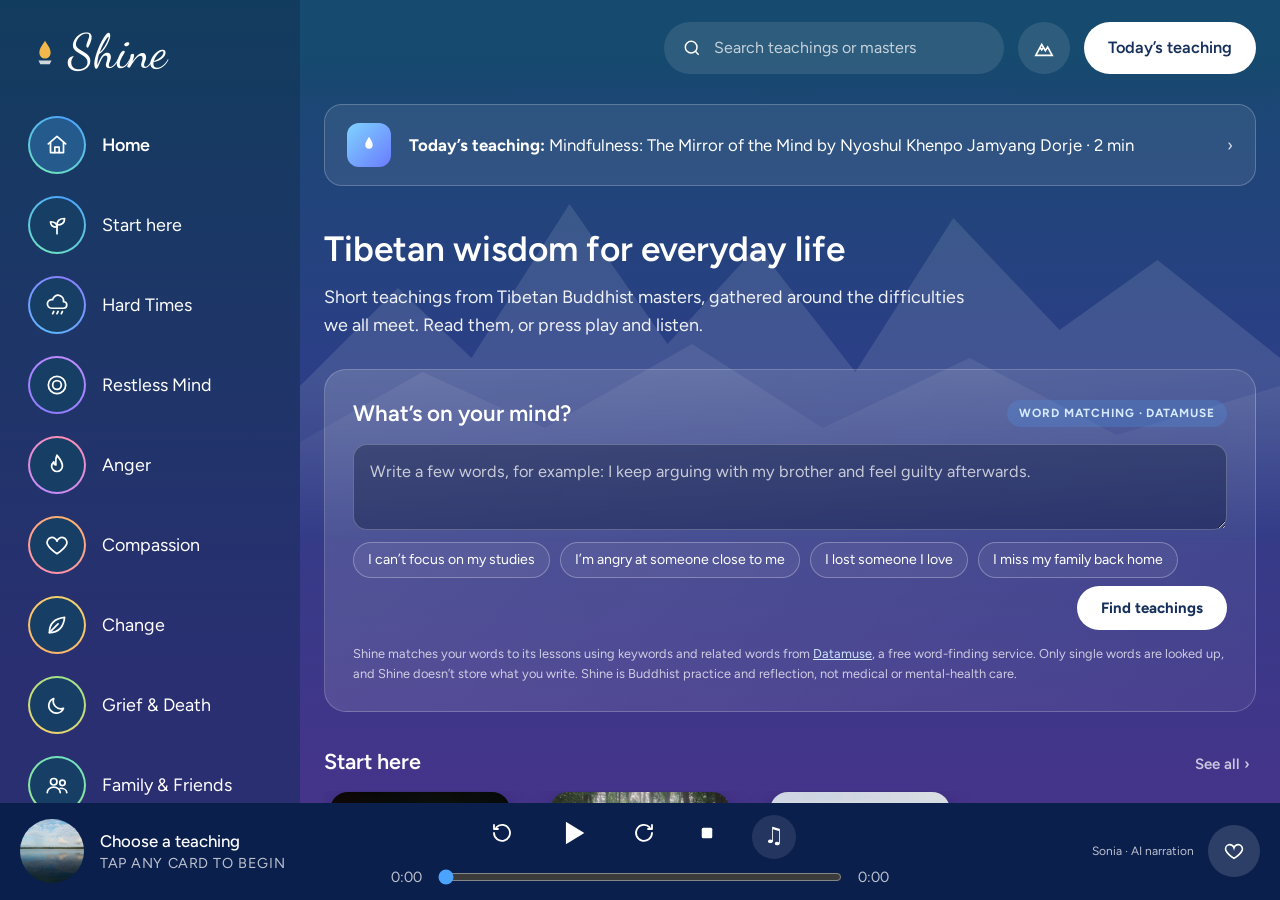
<file: web/index.html>
<!doctype html>
<html lang="en"><head><meta charset="utf-8"><meta name="viewport" content="width=device-width, initial-scale=1, viewport-fit=cover"></head><body>
<title>Shine</title>
<link rel="preconnect" href="https://fonts.googleapis.com">
<link rel="stylesheet" href="https://fonts.googleapis.com/css2?family=Dancing+Script:wght@600;700&family=Figtree:wght@400;500;600;700&family=Spectral:ital,wght@0,400;0,500;1,400&display=swap">
<style>
/* Layout: fixed left rail of ringed icons + scrolling content over a dusk-sky gradient; collections show square artwork cards; a bottom player reads teachings aloud. */
:root{
  --sky-top:#164a6e; --sky-mid:#2b3f86; --sky-low:#45348a; --rail:#123c5e;
  --ink:#ffffff; --soft:rgba(255,255,255,.72); --faint:rgba(255,255,255,.14);
  --glass:rgba(255,255,255,.10); --player:#0b1f4d; --accent:#4aa3ff; --gold:#f2b84b;
  --script:"Dancing Script", "Snell Roundhand", cursive;
  --ui:"Figtree", system-ui, -apple-system, "Segoe UI", sans-serif;
  --read:"Spectral", Georgia, serif;
  color-scheme:dark;
}
*{box-sizing:border-box}
html,body{height:100%}
body{margin:0;background:var(--sky-low);color:var(--ink);font-family:var(--ui);font-size:15px;line-height:1.45;-webkit-font-smoothing:antialiased;overflow:hidden}
button{font:inherit;color:inherit;background:none;border:0;cursor:pointer}
a{color:inherit}
:focus-visible{outline:2px solid #fff;outline-offset:3px;border-radius:10px}

.app{display:grid;grid-template-columns:300px minmax(0,1fr);grid-template-rows:minmax(0,1fr) auto;height:100%;height:100dvh}
.nav-links{display:contents}
/* rail */
.rail{grid-row:1/2;background:linear-gradient(180deg,var(--rail),#2a2f72 85%);padding:28px 0 16px;padding-left:max(28px,env(safe-area-inset-left,0px));display:flex;flex-direction:column;gap:6px;overflow-y:auto}
.logo{font-family:var(--script);font-size:3rem;line-height:1;margin:0 0 26px 2px;text-decoration:none;display:flex;align-items:center;gap:8px}
.logo svg{width:30px;height:30px}
.nav-item{display:flex;align-items:center;gap:16px;padding:8px 10px 8px 0;border-radius:40px;text-align:left;font-size:1.12rem;color:var(--ink)}
.ring{flex:none;width:58px;height:58px;border-radius:50%;padding:2px;background:conic-gradient(from 200deg,var(--c1),var(--c2),var(--c1))}
.ring span{display:grid;place-items:center;width:100%;height:100%;border-radius:50%;background:#173f66}
.ring svg{width:26px;height:26px;stroke:#fff;fill:none;stroke-width:1.6;stroke-linecap:round;stroke-linejoin:round}
.nav-item:hover .ring span,.nav-item[aria-current="page"] .ring span{background:#245a8c}
.nav-item[aria-current="page"]{font-weight:600}
.rail .legal{margin-top:auto;color:var(--soft);font-size:.82rem;padding-right:20px;line-height:1.5}

/* content */
.content{grid-row:1/2;min-width:0;min-height:0;overflow-y:auto;position:relative;background:linear-gradient(180deg,var(--sky-top) 0%,var(--sky-mid) 45%,var(--sky-low) 100%)}
.content::before{content:"";position:absolute;left:0;right:0;top:120px;height:420px;pointer-events:none;opacity:.22;background:
  linear-gradient(transparent 60%,var(--sky-mid)),
  url("data:image/svg+xml,%3Csvg xmlns='http://www.w3.org/2000/svg' viewBox='0 0 1200 300' preserveAspectRatio='none'%3E%3Cpath d='M0 300 L0 190 L120 120 L210 170 L330 60 L450 160 L560 90 L680 180 L800 70 L930 150 L1050 100 L1200 170 L1200 300Z' fill='%23ffffff' opacity='.5'/%3E%3Cpath d='M0 300 L0 230 L150 180 L300 220 L480 160 L640 220 L820 170 L1000 225 L1200 190 L1200 300Z' fill='%23ffffff' opacity='.6'/%3E%3C/svg%3E") center/100% 100% no-repeat}
.inner{position:relative;padding-left:max(24px,env(safe-area-inset-left,0px));padding-right:max(24px,env(safe-area-inset-right,0px));padding-block:0 48px;max-width:1500px}
.top{position:sticky;top:0;z-index:5;display:flex;justify-content:flex-end;align-items:center;gap:14px;padding-block:22px;padding-left:max(24px,env(safe-area-inset-left,0px));padding-right:max(24px,env(safe-area-inset-right,0px));background:linear-gradient(var(--sky-top) 55%,transparent)}
.round{width:52px;height:52px;border-radius:50%;background:var(--glass);display:grid;place-items:center}
.round svg{width:22px;height:22px;stroke:#fff;fill:none;stroke-width:1.8;stroke-linecap:round}
.searchbox{display:flex;align-items:center;gap:10px;background:var(--glass);border-radius:999px;height:52px;padding:0 18px;flex:0 1 340px;min-width:0}
.searchbox input{background:none;border:0;outline:none;color:#fff;font:inherit;font-size:1rem;width:100%;min-width:0}
.searchbox input::placeholder{color:var(--soft)}
.searchbox svg{flex:none;width:20px;height:20px;stroke:#fff;fill:none;stroke-width:1.8}
.pill-btn{height:52px;padding:0 24px;border-radius:999px;font-weight:600;font-size:1.02rem;background:#fff;color:#16305c;white-space:nowrap}

.banner{display:flex;align-items:center;gap:18px;border:1px solid rgba(255,255,255,.22);background:rgba(255,255,255,.08);border-radius:18px;padding:18px 22px;margin:8px 0 38px;font-size:1.05rem;text-align:left;width:100%}
.banner .badge{flex:none;width:44px;height:44px;border-radius:12px;display:grid;place-items:center;background:linear-gradient(135deg,#7fd3ff,#6a7bff)}
.banner .badge svg{width:22px;height:22px;fill:#fff}
.banner .chev{margin-left:auto;opacity:.8}

h1.coll{font-weight:600;font-size:clamp(1.6rem,3vw,2.2rem);margin:0 0 8px;text-wrap:balance}
.intro{font-size:1.12rem;color:#fff;opacity:.92;max-width:60ch;margin:0 0 30px;line-height:1.55}
.row-head{display:flex;align-items:baseline;justify-content:space-between;gap:12px;margin:34px 0 14px}
.row-head h2{font-size:1.35rem;font-weight:600;margin:0}
.row-head button{color:var(--soft);font-weight:600}
.row-head button:hover{color:#fff}
.row{display:grid;grid-auto-flow:column;grid-auto-columns:clamp(160px,15vw,230px);gap:28px;overflow-x:auto;scrollbar-width:none;padding-bottom:4px;scroll-snap-type:x proximity}
.row::-webkit-scrollbar{display:none}
.grid{display:grid;grid-template-columns:repeat(auto-fill,minmax(180px,1fr));gap:34px 28px}

.card{display:grid;gap:10px;text-align:left;scroll-snap-align:start;min-width:0}
.thumb{position:relative;aspect-ratio:1/1;max-width:100%;border-radius:18px;overflow:hidden;box-shadow:0 10px 24px rgba(5,10,40,.35);transition:transform .2s ease}
.card:hover .thumb{transform:translateY(-4px)}
.thumb svg,.thumb img{display:block;width:100%;height:100%;object-fit:cover}
.now .disc img{width:100%;height:100%;object-fit:cover;display:block}
.dur{position:absolute;left:10px;bottom:10px;display:flex;align-items:center;gap:6px;background:rgba(20,25,40,.55);backdrop-filter:blur(6px);border-radius:999px;padding:4px 10px;font-size:.78rem;font-weight:600;font-variant-numeric:tabular-nums}
.dur svg{width:9px;height:9px;fill:#fff}
.card h3{margin:0;font-size:1rem;font-weight:700;line-height:1.3}
.card .sub{color:var(--soft);font-size:.88rem;margin-top:-4px}
.empty{color:var(--soft);font-size:1.05rem}

/* reader */
.reader{position:fixed;inset:0 0 auto 0;bottom:var(--player-h,0px);z-index:20;overflow-y:auto;background:linear-gradient(180deg,#123c5e,#2b3f86 60%,#3b3185)}
.reader-top{position:sticky;top:0;z-index:2;display:flex;align-items:center;gap:12px;padding-block:16px;padding-top:max(16px,env(safe-area-inset-top,0px));padding-left:max(20px,env(safe-area-inset-left,0px));padding-right:max(20px,env(safe-area-inset-right,0px));background:linear-gradient(#123c5e 70%,transparent)}
.reader-top .crumb{color:var(--soft);font-size:.9rem;min-width:0;overflow:hidden;text-overflow:ellipsis;white-space:nowrap}
.reader-top .round{margin-left:auto;width:44px;height:44px}
.read-hero{display:grid;grid-template-columns:200px 1fr;gap:28px;align-items:end;max-width:900px;margin:10px auto 34px;padding-left:max(20px,env(safe-area-inset-left,0px));padding-right:max(20px,env(safe-area-inset-right,0px))}
.read-hero .thumb{box-shadow:0 18px 40px rgba(5,10,40,.45)}
.read-hero h1{font-size:clamp(1.7rem,3.4vw,2.5rem);font-weight:700;margin:6px 0 6px;line-height:1.15;text-wrap:balance}
.read-hero .by{color:var(--soft);font-size:1rem;margin:0 0 16px}
.kicker{text-transform:uppercase;letter-spacing:.14em;font-size:.75rem;font-weight:700;color:var(--soft)}
.listen{display:inline-flex;align-items:center;gap:10px;background:#fff;color:#16305c;font-weight:700;border-radius:999px;padding:12px 22px}
.listen svg{width:14px;height:14px;fill:currentColor}
.paper{max-width:900px;margin:0 auto;padding-left:max(20px,env(safe-area-inset-left,0px));padding-right:max(20px,env(safe-area-inset-right,0px));padding-bottom:60px}
.text{background:rgba(255,255,255,.06);border:1px solid rgba(255,255,255,.12);border-radius:22px;padding:clamp(22px,4vw,44px)}
.text-inner{max-width:62ch;margin:0 auto;font-family:var(--read);font-size:1.15rem;line-height:1.78;color:#f3f0ff}
.text-inner p{margin:0 0 .9em;border-radius:6px;transition:background .3s}
.text-inner p.speaking{background:rgba(242,184,75,.16);box-shadow:0 0 0 6px rgba(242,184,75,.16)}
.source{margin:26px auto 0;max-width:62ch;display:grid;gap:10px;font-size:.9rem;color:var(--soft)}
.source strong{color:#fff;font-size:.78rem;text-transform:uppercase;letter-spacing:.14em}
.cite{background:rgba(5,15,45,.35);border-radius:12px;padding:14px 16px;color:#fff;font-family:var(--read);font-size:.98rem;line-height:1.55;word-break:break-word}
.cite a{color:#9fd2ff}
.copy{justify-self:start;border:1px solid rgba(255,255,255,.3);border-radius:999px;padding:7px 16px;color:#fff;font-weight:600;font-size:.85rem}
.more{max-width:900px;margin:0 auto;padding-left:max(20px,env(safe-area-inset-left,0px));padding-right:max(20px,env(safe-area-inset-right,0px));padding-bottom:40px}

/* player */
.player{grid-column:1/-1;grid-row:2/3;background:var(--player);display:grid;grid-template-columns:minmax(0,1fr) minmax(0,1.4fr) minmax(0,1fr);align-items:center;gap:16px;padding-block:12px calc(12px + env(safe-area-inset-bottom,0px));padding-left:max(20px,env(safe-area-inset-left,0px));padding-right:max(20px,env(safe-area-inset-right,0px));z-index:30}
.now{display:flex;align-items:center;gap:16px;min-width:0}
.now .disc{flex:none;width:64px;height:64px;border-radius:50%;overflow:hidden}
.now .disc svg{width:100%;height:100%;display:block}
.now .t{min-width:0}
.now .t b{display:block;font-weight:500;font-size:1.05rem;white-space:nowrap;overflow:hidden;text-overflow:ellipsis}
.now .t span{display:block;text-transform:uppercase;letter-spacing:.04em;color:var(--soft);font-size:.9rem;white-space:nowrap;overflow:hidden;text-overflow:ellipsis}
.controls{display:grid;gap:8px;justify-items:center}
.btns{display:flex;align-items:center;gap:30px}
.btns button svg{width:24px;height:24px;stroke:#fff;fill:none;stroke-width:1.8;stroke-linecap:round;stroke-linejoin:round}
.btns .play svg{width:34px;height:34px;fill:#fff;stroke:none}
.btns .stop svg{width:18px;height:18px;fill:#fff;stroke:none}
.prog{display:flex;align-items:center;gap:14px;width:100%;max-width:520px;font-size:.92rem;font-variant-numeric:tabular-nums;color:var(--soft)}
.prog input{flex:1;accent-color:var(--accent);min-width:0}
.extras{justify-self:end;display:flex;align-items:center;gap:14px;min-width:0}
.narrator{font-size:.75rem;color:var(--soft);max-width:110px;line-height:1.3}
.heart{flex:none;width:52px;height:52px;border-radius:50%;background:rgba(255,255,255,.14);display:grid;place-items:center}
.heart svg{width:22px;height:22px;stroke:#fff;fill:none;stroke-width:1.8}
.heart[aria-pressed="true"] svg{fill:#ff8fa3;stroke:#ff8fa3}
.player{position:relative}
.btns .music-button{width:44px;height:44px;border-radius:50%;font-size:1.4rem;background:var(--glass)}
.music-panel{position:absolute;bottom:calc(100% + 8px);right:16px;width:min(320px,calc(100% - 32px));padding:18px;background:#122c55;border:1px solid var(--faint);border-radius:18px;box-shadow:0 8px 30px #07132b80}
.music-panel h2{font-size:1rem;margin:0 0 6px}
.music-panel p{color:var(--soft);font-size:.88rem;margin:0 0 12px}
.music-panel .music-settings{display:flex;align-items:center;gap:12px}
.music-panel button{min-height:44px;padding:8px 14px;border-radius:999px;background:var(--glass);white-space:nowrap}
.music-panel button[aria-pressed="true"]{background:#315f89}
.music-volume{display:grid;gap:2px;font-size:.8rem;flex:1;min-width:0}
.music-volume input{width:100%;height:30px;margin:0;accent-color:var(--accent)}
.music-panel .music-close{float:right;width:44px;padding:0;margin:-8px -8px 0 0;font-size:1.3rem}

/* "What's on your mind?" (free word matching) */
.mind{margin:0 0 6px;padding:clamp(18px,3vw,28px);border-radius:22px;background:linear-gradient(135deg,rgba(255,255,255,.14),rgba(255,255,255,.05));border:1px solid rgba(255,255,255,.2);display:grid;gap:14px;max-width:1100px}
.mind-head{display:flex;align-items:center;justify-content:space-between;gap:10px 14px;flex-wrap:wrap}
.mind h2{margin:0;font-size:1.4rem;font-weight:600}
.spark-badge{display:inline-flex;align-items:center;gap:6px;font-size:.74rem;font-weight:700;letter-spacing:.08em;text-transform:uppercase;color:#d6eaff;background:rgba(74,163,255,.2);border-radius:999px;padding:5px 12px}
.mind-form{display:grid;gap:12px}
.mind textarea{width:100%;min-height:86px;resize:vertical;border-radius:14px;border:1px solid rgba(255,255,255,.24);background:rgba(5,15,45,.35);color:#fff;font:inherit;font-size:1.02rem;line-height:1.5;padding:14px 16px}
.mind textarea::placeholder{color:var(--soft)}
.mind textarea:focus{outline:2px solid var(--accent);outline-offset:1px}
.mind-actions{display:flex;align-items:center;gap:8px 10px;flex-wrap:wrap}
.chip{border:1px solid rgba(255,255,255,.28);border-radius:999px;padding:7px 14px;font-size:.88rem;color:#fff;background:rgba(255,255,255,.06);min-height:36px}
.chip:hover{background:rgba(255,255,255,.15)}
.find{margin-left:auto;background:#fff;color:#16305c;font-weight:700;border-radius:999px;padding:11px 24px;min-height:44px}
.find[disabled]{opacity:.65;cursor:progress}
.mind-note{margin:0;color:var(--soft);font-size:.8rem;line-height:1.5}
.mind-out:empty{display:none}
.mind-out{display:grid;gap:16px;padding-top:4px}
.reflect{margin:0;font-family:var(--read);font-style:italic;font-size:1.15rem;line-height:1.5}
.mind-status{margin:0;color:var(--soft)}
.picks{display:grid;grid-template-columns:repeat(auto-fill,minmax(190px,230px));gap:26px}
.pick{display:grid;gap:8px;align-content:start;min-width:0}
.pick .why{margin:0;color:#ece8ff;font-size:.9rem;line-height:1.45}
.pick .hits{margin:0;color:var(--soft);font-size:.78rem;letter-spacing:.02em}
.mind-note a{color:#cfe6ff}
.crisis{border-radius:16px;background:rgba(255,143,163,.15);border:1px solid rgba(255,143,163,.45);padding:16px 18px;display:grid;gap:10px;line-height:1.5}
.crisis p{margin:0}
.crisis ul{margin:0;padding-left:20px;display:grid;gap:4px}
.crisis a{color:#fff;font-weight:700}
.dots::after{content:"";animation:dots 1.2s steps(4) infinite}
@keyframes dots{0%{content:""}25%{content:"."}50%{content:".."}75%{content:"..."}}

@media (max-width:900px){
  .app{grid-template-columns:minmax(0,1fr);grid-template-rows:minmax(0,1fr) auto auto}
  .rail{grid-row:3/4;flex-direction:column;overflow:visible;padding:6px 0 calc(6px + env(safe-area-inset-bottom,0px));gap:0;min-width:0;z-index:30;border-top:1px solid var(--faint)}
  .rail .logo{display:none}
  .logo svg{width:24px;height:24px}
  .nav-links{display:flex;gap:8px;overflow-x:auto;overscroll-behavior-x:contain;scrollbar-width:none;padding:4px max(16px,env(safe-area-inset-right,0px)) 4px max(16px,env(safe-area-inset-left,0px))}
  .nav-links::-webkit-scrollbar{display:none}
  .nav-item{flex-direction:column;gap:4px;font-size:.72rem;padding:2px;text-align:center;flex:none;width:76px;line-height:1.2}
  .ring{width:46px;height:46px}.ring svg{width:20px;height:20px}
  .rail .legal{display:none}
  .content{grid-row:1/2;overscroll-behavior-y:contain}
  .top{padding-block:max(12px,env(safe-area-inset-top,0px)) 12px}
  .searchbox{flex:1;height:46px;padding-inline:14px}
  .round{flex:none;width:46px;height:46px}
  .pill-btn{display:none}
  .player{grid-row:2/3;grid-template-columns:minmax(0,1fr) auto;gap:6px 12px;padding-block:8px}
  .player .controls{grid-column:1/-1;grid-row:2}
  .extras{grid-column:2;grid-row:1}
  .now{gap:10px}
  .now .disc{width:48px;height:48px}
  .now .t b{font-size:.95rem}
  .now .t span{font-size:.75rem}
  .btns{gap:18px}
  .btns button{display:grid;place-items:center;width:44px;height:44px;padding:0}
  .controls{gap:0}
  .prog input{height:28px;margin:0}
  .heart{width:44px;height:44px}
  .row-head button{min-height:44px;padding:8px 0 8px 12px;white-space:nowrap}
  .card{padding:0;align-content:start}
  .read-hero{grid-template-columns:110px 1fr;gap:18px}
  .reader{position:fixed;bottom:calc(var(--player-h,0px) + var(--nav-h,0px))}
}
@media (max-width:600px){
  .inner,.top{padding-inline:max(16px,env(safe-area-inset-left,0px)) max(16px,env(safe-area-inset-right,0px))}
  .top{gap:10px}
  .banner{gap:12px;padding:14px;margin:4px 0 24px;font-size:.92rem;border-radius:16px}
  .banner .badge{width:36px;height:36px}
  .intro{font-size:1rem;margin-bottom:20px}
  .row{grid-auto-columns:clamp(145px,43vw,210px);gap:16px}
  .grid{grid-template-columns:repeat(2,minmax(0,1fr));gap:24px 14px}
  .row-head{margin:22px 0 10px;align-items:center}
  .row-head h2{font-size:1.2rem}
  .card h3{font-size:.93rem;overflow-wrap:anywhere}
  .card .sub{font-size:.8rem}
  .thumb{border-radius:14px}
  .player{padding-inline:max(12px,env(safe-area-inset-left,0px)) max(12px,env(safe-area-inset-right,0px))}
  .extras{gap:6px}
  .prog{font-size:.8rem;gap:10px}
  .read-hero{grid-template-columns:1fr;gap:18px;margin-bottom:24px}
  .read-hero .thumb{width:min(52vw,220px);justify-self:center}
  .read-hero h1{font-size:1.8rem}
  .reader-top{padding-block:10px;padding-top:max(10px,env(safe-area-inset-top,0px))}
  .text{padding:20px 16px;border-radius:16px}
  .text-inner{font-size:1.1rem;overflow-wrap:anywhere}
  .more .row-head h2{overflow-wrap:anywhere}
  .find{margin-left:0;width:100%}
  .picks{grid-template-columns:repeat(2,minmax(0,1fr));gap:20px 14px}
  .mind h2{font-size:1.2rem}
}
@media (max-height:500px) and (max-width:900px){
  .rail .logo{display:none}
  .nav-item{flex-direction:row;width:auto;gap:8px;padding-inline:6px;font-size:.8rem;white-space:nowrap}
  .ring{width:32px;height:32px}
  .player{grid-template-columns:minmax(0,1fr) minmax(0,1.3fr) auto}
  .player .controls{grid-column:2;grid-row:1}
  .extras{grid-column:3}
  .now .disc{width:40px;height:40px}
  .btns{gap:4px}
}
@media (prefers-reduced-motion:reduce){*{transition:none!important;scroll-behavior:auto!important}}
</style>

<div class="app">
  <nav class="rail" id="rail" aria-label="Collections"></nav>
  <div class="content" id="content">
    <div class="top">
      <label class="searchbox" for="q"><svg viewBox="0 0 24 24"><circle cx="11" cy="11" r="7"/><path d="m20 20-4-4"/></svg><input id="q" type="search" placeholder="Search teachings or masters" autocomplete="off"></label>
      <button class="round" id="surprise" title="Surprise me" aria-label="Open a random teaching"><svg viewBox="0 0 24 24"><path d="M3 20 9.5 8l4 7 2.5-4 5 9z"/><path d="m8 12 1.5 2 1.5-2"/></svg></button>
      <button class="pill-btn" id="today-btn">Today’s teaching</button>
    </div>
    <div class="inner" id="view"></div>
  </div>
  <footer class="player" id="player">
    <div class="now"><div class="disc" id="p-disc"></div><div class="t"><b id="p-title">Choose a teaching</b><span id="p-author">Tap any card to begin</span></div></div>
    <div class="controls">
      <div class="btns">
        <button id="p-back" aria-label="Previous paragraph"><svg viewBox="0 0 24 24"><path d="M4 12a8 8 0 1 0 2.3-5.7"/><path d="M4 4v4h4"/></svg></button>
        <button class="play" id="p-play" aria-label="Play"><svg viewBox="0 0 24 24" id="p-icon"><path d="M7 4v16l13-8z"/></svg></button>
        <button id="p-fwd" aria-label="Next paragraph"><svg viewBox="0 0 24 24"><path d="M20 12a8 8 0 1 1-2.3-5.7"/><path d="M20 4v4h-4"/></svg></button>
        <button class="stop" id="p-stop" aria-label="Stop"><svg viewBox="0 0 24 24"><rect x="5" y="5" width="14" height="14" rx="2"/></svg></button>
        <button class="music-button" id="p-music" aria-label="Background music settings" aria-expanded="false" aria-controls="music-panel">♫</button>
      </div>
      <div class="prog"><span id="p-cur">0:00</span><input id="p-range" type="range" min="0" max="0" value="0" step="0.1" aria-label="Position in teaching"><span id="p-len">0:00</span></div>
    </div>
    <div class="extras"><span class="narrator" id="p-narrator">Sonia · AI narration</span>
    <button class="heart" id="p-heart" aria-pressed="false" aria-label="Save to favourites"><svg viewBox="0 0 24 24"><path d="M12 20s-7-4.4-9-9a4.6 4.6 0 0 1 9-2.5A4.6 4.6 0 0 1 21 11c-2 4.6-9 9-9 9z"/></svg></button></div>
    <section class="music-panel" id="music-panel" hidden aria-labelledby="music-title">
      <button class="music-close" id="music-close" aria-label="Close music settings">×</button>
      <h2 id="music-title">Background music</h2>
      <p id="music-status" aria-live="polite">Soft ambient tones, gently beneath the voice.</p>
      <div class="music-settings"><button id="music-toggle" aria-pressed="true">Music on</button><label class="music-volume" for="music-volume">Music volume<input id="music-volume" type="range" min="0" max="100" value="25"></label></div>
    </section>
  </footer>
</div>

<div class="reader" id="reader" hidden role="dialog" aria-modal="true" aria-labelledby="r-title">
  <div class="reader-top"><span class="crumb" id="r-crumb"></span><button class="round" id="r-close" aria-label="Close"><svg viewBox="0 0 24 24"><path d="M6 6l12 12M18 6 6 18"/></svg></button></div>
  <div class="read-hero"><div class="thumb" id="r-art"></div><div><span class="kicker" id="r-shelf"></span><h1 id="r-title"></h1><p class="by" id="r-by"></p><button class="listen" id="r-listen"><svg viewBox="0 0 24 24"><path d="M7 4v16l13-8z"/></svg>Listen</button></div></div>
  <div class="paper"><div class="text"><div class="text-inner" id="r-text"></div>
    <div class="source"><strong>Source</strong><div class="cite" id="r-cite"></div><button class="copy" id="r-copy">Copy citation</button></div></div></div>
  <div class="more" id="r-more"></div>
</div>

<script>
const TEXTS = [{"id": "LH001", "title": "How to Cultivate Concentration", "author": "Mipham Rinpoche", "playlist": "focus-restless-mind", "credit": "Translated by Adam Pearcey, 2018.", "url": "https://www.lotsawahouse.org/tibetan-masters/mipham/how-to-cultivate-concentration", "version": "1.0–20180208", "retrieved": "2026-11-02", "minutes": 2, "paras": ["ཞི་གནས་བདུད་རྩི་འཐུང་འདོད་ན། །", "ཕྱི་ཡི་འདུ་འཛིའི་རྒྱུན་ཐག་མ་བཅད་ན། །", "ནང་གི་རྣམ་གཡེངས་ལྡོག་ཐབས་མེད། །", "ནང་གི་རྣམ་གཡེངས་རྒྱུན་ཐག་ཆོད། །", "You might wish to drink the nectar of calm abiding,", "But unless you interrupt the stream of external activity,", "There’s no way to prevent internal distraction.", "And you must eradicate this wandering within.", "རྣམ་གཡེངས་རྒྱུན་ཐག་མ་བཅད་ན། །", "རྩེ་གཅིག་གནས་པའི་སྐབས་མི་རྙེད། །", "དྲན་པས་ཆུ་ལོན་བར་མེད་བརྩིགས། །", "ཅུང་ཟད་སྡོད་ནས་ཤེས་བཞིན་བརྟེན། །", "Unless you stem the flow of mental distraction,", "You’ll never arrive at single-pointed concentration.", "Build a secure dam, therefore, with mindfulness.", "And apply vigilance whenever you rest for a while.", "ཡེངས་མེད་ངང་ལ་རྒྱུན་ཆགས་སུ། །", "ཇི་གནས་ཡུན་བསྲིང་བརྩོན་པ་བསྐྱེད། །", "གོམས་པ་ཆགས་ནས་སླར་ཡང་སྒྲིམ། །", "འོག་འགྱུའི་དགྲ་ཆོམས་གནས་ཆ་བསྐྱེད། །", "Return continually to the state of non-distraction,", "And strive to extend the duration of the experience.", "When it becomes familiar, apply yourself further.", "Conquer the enemy, undercurrent thoughts, and generate calm.", "བརྟན་ནས་ཇི་སྲིད་རྩོལ་མེད་དུ། །", "འཇུག་ཅིང་དེ་ལས་ཤིན་སྦྱངས་ཀྱི། །", "ཞི་གནས་དངོས་སུ་མ་གྲུབ་པར། །", "བར་མེད་བརྩོན་ཅིག་ཐང་ལྷོད་བྱས། །", "When you gain stability,", "Continue until the practice is effortless and you achieve pliancy", "And genuine śamatha—calm abiding.", "Apply yourself uninterruptedly, balancing tension and repose.", "ཡུན་རིང་འབྱོང་དཀའ་ཞུམ་སྲིད་པས། །", "དང་པོ་བསྲན་ཚུགས་བརྩོན་པ་སྤེལ། །", "བར་དུ་རྒྱུན་ཆགས་བར་མེད་འབད། །", "ཐ་མ་སྟོབས་རྙེད་དགའ་འབྲས་མྱོང་། །", "དེ་ལྟར་འབད་ན་དོན་བཟང་འབྱུང་། །", "Prolonged training in what is difficult can be discouraging,", "So begin by strengthening your determination and diligence.", "Then, in the middle, strive continually without interruption.", "In the end, you’ll gain strength and savour the fruits of joy.", "This is how your efforts will yield their excellent reward.", "Composed on the seventh day of the sixth month."]}, {"id": "LH002", "title": "Importance of Mindfulness and Vigilance", "author": "Mipham Rinpoche", "playlist": "focus-restless-mind", "credit": "Translated by Adam Pearcey, 2022.", "url": "https://www.lotsawahouse.org/tibetan-masters/mipham/importance-mindfulness-vigilance", "version": "1.1–20220418", "retrieved": "2026-11-02", "minutes": 2, "paras": ["The Importance of Mindfulness and Vigilance[1]", "by Mipham Rinpoche", "Namo guru mañjuśrīye!", "When we settle evenly to look within,", "Our mind’s wild, discursive thought", "Appears as limitless as ripples in a river,", "As indeterminable as a cloudless sky,", "As unceasing as a mighty torrent,", "And as aimless as the passing breeze.", "Indulging in this throughout time without beginning", "Has not brought us even the slightest benefit.", "Now, setting ourselves up for such effects again in future,", "It is as if we’re tormented, possessed by demons or diseased.", "By continuing to indulge negative habits and tendencies", "We’ll revert, like an unfurled scroll, to the same predicament.", "It is these waves of uncontrolled distraction", "That are the source of the harm we inflict upon ourselves.", "When, therefore, we establish the sentinel of mindfulness,", "We must eliminate entirely all ideas and imaginings", "About anything other than the primary object of focus.", "Then, we must calmly maintain such presence and vigilance,", "And quash anything that might stir or arise within the mind.", "Unless we can maintain an uninterrupted chain of vigilance", "The samādhi of śamatha will prove elusive even after a hundred aeons.", "In time, when demonic thoughts lose their strength", "And the mind is workable, engaged or settled at will,", "The qualities of samādhi will arise within the heart.", "Until then don’t stop, child, but let familiarity increase.", "Mipham Nampargyalwa wrote this on the fourth day of the second month of the Water Snake year (1893). Maṅgalam."]}, {"id": "LH003", "title": "Practice of Śamatha", "author": "Khenpo Pema Vajra", "playlist": "focus-restless-mind", "credit": "Translated by Adam Pearcey, 2005.", "url": "https://www.lotsawahouse.org/tibetan-masters/khenpo-pema-vajra/practice-shamatha", "version": "1.5–20250219", "retrieved": "2026-11-02", "minutes": 16, "paras": ["A Clear and Concise Description of the Practice of Śamatha", "by Khenpo Pema Vajra", "Homage to the guru!", "I prostrate to the buddhas and their bodhisattva heirs, who, like a sun of Dharma,", "Dispel entirely the darkness of confusion among beings of the three realms,", "With the brilliant rays that shine from the sun of their perfect wisdom,", "Drawn by the chariot-like winds of their great compassionate love.", "This is the lineage of the Lion of the Śākyas, the supreme sage,", "The three scriptural collections, a perfect path of unerring teachings,", "Brought together into an approach a single practitioner can follow", "And put into practice, in the tradition of the wise and learned masters.", "I will now in brief describe the way to take up this noble path,", "Which takes as its foundation moral discipline that is perfectly pure,", "So that on the basis of supremely peaceful, one-pointed concentration,", "One may gain the supreme wisdom, entirely free from any flaw.", "Any intelligent individual with a sincere wish to pursue liberation must take up the only genuine approach that can bring this about, the precious teaching of the buddhas. The way these teachings are taken up is as follows. First one must rely upon an exceptional and learned spiritual friend as a guide, and through studying his or her instructions, cut through any misconceptions about the three sections of the scriptures. Then one must apply the three trainings in higher realization to one’s own mind and put them into practice in the sequence described by the great master Vasubandhu:", "Observing discipline, and having heard and contemplated the teachings,", "One applies oneself intensively to meditation.[1]", "As this says, at first one must practise ethical restraint through the pure moral discipline of renunciation, which is the foundation of all qualities, and then through study and reflection on the stages of the path to be practised, one thoroughly trains one’s mind and embarks upon the actual path of meditation itself. Regarding the main practice of the path, the glorious Nāgārjuna said:", "Without meditative concentration, there can be no wisdom,", "And without wisdom, there can be no meditative concentration,", "So by taking up these two together, the great ocean of saṃsāra", "Becomes inconsequential, like a drop of water in a hoof-print.[2]", "As this says, through the approach that unites meditation and wisdom, or śamatha and vipaśyanā, one is able to find liberation from the ocean of saṃsāric existence and progress along the path of peace. The logic behind this and the sequence in which they are to be practised is explained by Śāntideva:", "Knowing that the mind’s afflictions are overcome", "Through penetrating insight suffused with stable calm,", "You should first seek the peace of calm abiding,", "Which is found in joy and non-attachment for the world.[3]", "As this says, unless one has the stability of the mind of calm abiding, one will never gain the wisdom of vipaśyanā, so in the beginning one must cultivate śamatha. When doing so, first one develops the ‘one-pointed mind of the desire realm’ in which the grosser level of thoughts and distractions related to the level of the desire realm are all pacified. Then one gradually accomplishes the four dhyāna meditations corresponding to the levels of the form realm and the four absorptions of the formless realm. These nine stages corresponding to the nine levels of the three realms are known as ‘worldly meditations’ or ‘childish concentrations,’ and they provide the foundation for the supermundane path. Then there is the absorption of cessation, which is attained only through the supermundane path, and is added to these eight form and formless absorptions, to make nine in all, known collectively as ‘the nine successive absorptions’, because they must be entered sequentially, one after another.", "This is the actual main practice of meditative concentration or samādhi. In addition, there are also the common samādhis, such as the three liberations, ten totalities, eight spheres of dominant perception, five supercognitions and so on, which are developed with a mind of the form and formless stages through specific mental activity on the various levels. One should know that all the samādhis of the supermundane path in general and those of the noble bodhisattvas in particular—the illusion-like samādhi, warrior-faring samādhi, vajra-like samādhi and so on—as well as mnemonic retention, confidence and all the infinite gateways to liberation, are nothing other than variations of the samādhi in which śamatha and vipaśyanā are united.", "Once these general points have been understood, we come to the actual instruction on how to meditate. Leaving busyness and ordinary interaction behind, in a solitary environment, begin by generating a mind of renunciation and bodhicitta. Then visualize in the sky before you all the buddhas and bodhisattvas of the ten directions, and once you have performed the seven branches as a means of purification and gathering the accumulations, pray one-pointedly that you may develop pure samādhi. Then adopt the correct posture, sitting up straight on your seat, in the full or half vajra posture, or however is most comfortable, with your hands resting in the posture of equanimity, with a gentle and evenly balanced gaze, and so on. Then examine your mindstream very carefully: if you notice any strong thoughts or emotions that prevent your mind from resting in stillness—feelings such as desire, anger, malice, pride or confusion—then apply the appropriate antidote, such as meditating on unattractiveness, love, compassion, analyzing the psycho-physical elements (dhātu), interdependent origination, the inhalation and exhalation of breath and so on, in order to make your mind more workable. Then, when the mind is ready to focus on its particular object, you can begin the actual practice of śamatha meditation.", "The traditions based on scriptural sources and the pith instructions mention countless methods of meditation, but here let us follow the classical sources and mention first of all the nine ways of resting the mind in order to accomplish the one-pointed mind of the desire realm.", "The Ornament of Mahāyāna Sūtras says:", "Placing the attention on an object of focus,", "Remain with that and do not be distracted.", "Quickly recognizing distraction whenever it occurs,", "Settle the mind on its object once again.", "Increasingly, those with intelligent minds,", "Should gather and focus their attention.", "Then, in order to experience real qualities,", "Mind must be controlled in samādhi.", "Seeing the disadvantages of distraction,", "Dislike for meditation is pacified.", "Covetousness, mental discomfort and so on", "Are pacified in the same way.", "The diligent practitioner settles the mind", "With some application of effort.", "Finally it happens naturally and spontaneously,", "Through familiarity, without applying effort.", "As this says, you place your attention one-pointedly on a given object of focus, and remain with single-pointed attention focused on the clear image that arises in the mind. Then you sustain this image continually, without becoming distracted by anything else. Whenever any distraction does occur, however gross or subtle, you should recognize it immediately with watchful awareness, and settle the attention once again on the object of focus. Not being satisfied with some slight stillness of mind, you have to eradicate even the most subtle tendency towards distraction, and rest in one-pointed concentration. If you experience fatigue and lack of enthusiasm for samādhi, then reflect on the qualities of the buddhas and bodhisattvas in general, and in particular the qualities such as the supercognitions and miraculous abilities which arise through the power of samādhi, and generate enthusiasm for the practice. Should you begin to take pleasure in busyness or anything that is not conducive to stillness of mind, reflect on the faults of samsara in general and especially the faults of losing your way and remaining in your ordinary state. Recognizing the faults of distraction and busyness, pacify the mind’s excitement. Whenever any states of mind which prevent samādhi, such as covetousness, mental discomfort, excitement, regret, sleepiness or lethargy, malice, longing for objects of desire, hesitation and so on arise, pacify them by applying an appropriate antidote. You will extend the period of stillness in this way, yet as long as there is still some concern about dullness or agitation arising in the mind, and the need to deliberately apply an antidote, that is still the eighth stage of resting the mind. When there is no longer any need to apply an antidote out of expectation or concern regarding something to be abandoned or its remedy, and you can remain spontaneously in a state of stillness for as long as you wish, that is the ninth stage of resting the mind, the one-pointed mind of the desire realm. This is genuine śamatha, but if you still do not have the bliss of physical and mental pliancy, you have not yet reached the actual preparatory stage for the dhyāna meditations.", "Once pliancy is attained, there is a foundation for developing the wisdom of vipaśyanā. This is the preparatory stage which is known as ‘the capable stage.’ At this point, there are seven mental processes through which the main part of dhyāna meditation is accomplished.", "Firstly, there is the mental process of precisely discerning characteristics, in which one understands the positive and negative qualities of the three realms and their respective causes, the mental afflictions of the different levels of existence as well as the special qualities of dhyāna meditation.", "Secondly, there is the mental process of conviction, which is the confident belief arising out of this meditation that the flaws of the lower levels should be discarded, while the qualities of the higher levels should be attained.", "Then, the mental process of thorough separation involves discarding the coarser type of thoughts that should be abandoned by applying the antidote to the mental afflictions of a lower plane of existence.", "When one is freed from these mental afflictions of a lower stage, one attains the joy and physical well-being of mental and physical pliancy, and this is known as the mental process of gaining joy.", "The mental process of examination means that while the mind is abiding at a particular level, the mental afflictions of the level below should not arise, and so one deliberately focuses on a given object and carefully examines the mind, abandoning any afflictions that do develop.", "The mental process of the culmination of engagement is the unimpeded path during which the antidote that overcomes the subtle mental afflictions of the lower level arises in the mind.", "The mental process of the result of the culmination of engagement is the path of total release, at which point there is no longer any need to apply an antidote, the mental afflictions of the lower level having been totally eradicated.", "This is how the mind of the main dhyāna practice is accomplished.", "The first dhyāna level which is accomplished in this way has five features: conception, discernment, joy, physical well-being and samādhi.", "The second dhyāna, which is even more peaceful, has four features: the perfect clarity in which conception and discernment have been relinquished, joy, physical well-being and samādhi.", "The third dhyāna, which is more peaceful still, has five features: equanimity in which the concept of joy has been abandoned, mindfulness, watchful awareness, physical well-being and samādhi.", "The fourth dhyāna, which is called the ultimate dhyāna because it is yet more peaceful, has four features: the neutral sensation in which the sensation of physical well-being has been abandoned, mindfulness, the mental formation of equanimity, and samādhi.", "That is just a brief description of the four dhyānas. I have not mentioned here their particular characteristics in detail, nor have I gone into the ways of meditating on the formless absorptions, for fear that this would make the text excessively long, and also because there seems little need for it. Those who are interested can consult the texts of the abhidharma or the prajñāpāramitā.", "Whichever type of samādhi one is cultivating, the following factors are important to bear in mind. There are five faults related to meditation: laziness, forgetting the object of focus, dullness and agitation, not applying the antidote due to being too relaxed, and applying the antidote again and again because one is too tightly focused and not content simply to rest. The antidotes to these are known as the eight applications. Confident trust in the qualities of samādhi, the aspiration to attain these qualities, the consistent and dedicated diligence that these two inspire, and the blissful pliancy that develops as a result are the four antidotes to laziness. Mindfulness is the antidote to forgetfulness. Watchful awareness is the antidote to dullness and agitation. The antidote to under-application is to apply the antidote, bringing to mind the reasons for practising śamatha and vipaśyanā, as a means to overcome dullness and agitation, and equanimity is the antidote to over-application. It is through these that the mind of meditation is attained.", "Once the mind of meditative concentration has been accomplished in this way, if one analyzes ‘the four gateways to the vision of reality’—the aggregates, psycho-physical elements, sense sources and interdependent origination—using the valid logic of ultimate reasoning, such as the analysis of neither one nor many, and then remains one-pointedly in the ‘non-finding’ of anything at all, that becomes the unity of śamatha and vipaśyanā, which is the great approach leading to the path of the noble ones and the complete uprooting of saṃsāric existence. Besides this, the various methods for practising śamatha and vipaśyanā connected with the profound pith instructions, whether the gradual approach or the direct ‘bypassing’ approach, should be learned only from oral instructions.", "The entrance to the path leading to the peace of liberation,", "Is the samādhi in which śamatha and vipaśyanā are united.", "This clear and brief instruction on how it is accomplished", "Was written and offered from an isolated practice hermitage,", "By the buddhist monk named Pema Vajra,", "To fulfil the wishes of the diligent yogini Wangmo.", "Through this merit, may the realization of the paths and levels increase,", "And our own and others’ welfare be accomplished spontaneously!", "May it be virtuous!"]}, {"id": "LH004", "title": "Profound Śamatha Instruction", "author": "Mipham Rinpoche", "playlist": "focus-restless-mind", "credit": "Translated by Sean Price, 2019. The headings were added by Khen Rinpoche Yeshe Gyaltsen for the sake of clarity.", "url": "https://www.lotsawahouse.org/tibetan-masters/mipham/profound-shamatha-instruction", "version": "1.4–20250115", "retrieved": "2026-11-02", "minutes": 8, "paras": ["Profound Instruction on Śamatha", "by Jamgön Mipam Rinpoche", "I prostrate to Mañjuśrī!", "The Benefits of the Practice in Brief", "If you focus mind [upon itself] you’ll come to achieve śamatha, and gradually insight (vipaśyanā) into the nature of things will dawn.", "The Actual Instruction", "Draw your ordinary awareness – that which is vividly clear, open, and brilliant – into the empty center of your heart and allow it to settle; this is what is meant by mind being turned upon itself, and within this experience there is nothing whatsoever to focus upon.", "If mind exists, it should be found within the body; but it isn’t to be found, not in the heart and not anywhere else for that matter.", "When thoughts run wild look toward their source and remain there with a gentle tranquility.", "There is no need to search for mind; simply relax, and abide where you find yourself. Nor is there any need to investigate whether there is a ‘place’ to abide—simply abide within mind.", "It is perfectly alright to relax and allow the mind to settle within, to lie in its own bed. This is the uncontrived way of resting;[1] anything else is unnecessary.", "Just as the brilliance of sunlight increases when it refracts and reflects on turbulent waters, emotions and thoughts proliferate in an agitated mind; attempting to stop thoughts simply will not work. However, when the waters are no longer agitated but settled and calm, the reflection of the light-rays will decrease. Just like that, allow the mind, which is the source, to settle calmly without mental agitation.", "Don’t forget this experience, but rather use an uninterrupted flow of mindfulness and alertness to remain within the natural [empty-clear] calmness of mind – focused and fresh.", "If there is an experience of blankness, relax into its natural calmness.", "If there is an experience of intense clarity, relax into its natural calmness.", "If there is an experience of mind going wild and giving rise to many thoughts, relax into its natural calmness.", "In the naked, direct experience of whatever there is in that moment, simply relax, no matter what arises.", "When these experiences of blankness, clarity and thought arise, recognize them, but don’t follow or chase after them. Simply rest within the space that is the recognition of their nature.", "With familiarity this [recognition] will last longer and longer. Allow any analysis or coarse thinking to subside in its own place.", "On occasion, the mind may appear dull and devoid of all movement [of thought]. Clear this drowsiness and simply rest.", "At other times the mind may seem as if full of movement – giving rise to all kinds of thoughts. At such times, since the movements are none other than mind, look into its nature and relax.", "Don’t try to prolong the experience that follows movement but stand your ground. Thought will naturally subside, and you’ll come to see how agitation, calmness, or even strong feelings and emotions are all on the surface of mind – relax into its depths.", "Placing mind within your heart or simply letting your mind be, these are essentially the same. The key point is to relax the mind. When mindful, the knots of thought will untie in and of themselves. [Just as a snake can loosen knots in its body without relying on another, mind, when left to rest genuinely, frees itself.]", "The Faults of Being Continually Under the Influence of Discursive Thought", "There is no end to discursive thoughts; they won’t disappear in and of themselves. For all their multiplicity and number, they bring no real results or benefits. They can’t put an end to negative mental states or suffering.", "[Should you wish to be free of suffering you must get rid of its respective causes]", "To this end you must recognize the faults of discursive thought and emotion.", "Since time immemorial you have been under the control of these thoughts and, as a result, have not acquired any genuine qualities.", "Now, give up attachment to such thoughts and do all that you can to cultivate stillness of mind.", "The Qualities That Arise from Overcoming Discursive Thought", "If you can do this, you will gain many qualities, such as concentration and [uncontaminated] clairvoyance. You will gain the power to abide by the natural state and find supreme bliss.", "Reasons to Apply Great Effort to The Practice", "With such an understanding of the faults and benefits, and having gained a degree of control over the mind, continue to practice with unflagging diligence until you achieve calm abiding. [Where you have passed through the meditative experiences of movement, achievement, familiarity, stability, and ultimate experience and achieved the samādhi of the pinnacle of saṃsāra.]", "Through familiarity with this method of meditation, the moving energy/wind of activity [which gives rise to so many thoughts] will converge at your heart and enter the central channel. Wild hard-headed thoughts will be gradually pacified and your mind will become increasingly workable and positive.", "[The activity wind – movement of the subtle energy/wind within the body – will naturally come to dissolve into the central channel. The effect of this is that the rider of said energy, discursive thought, will be without its mount and will naturally dissolve into empty awareness and you will be without thought. Discursive thought will be calmed and you will abide in the open luminosity of their absence.]", "Showing How Profound and Yet Easy to Practice This Particular Method of Meditation Is", "Even without other modes of introduction from the guru, these pith instructions of mind resting upon itself offer a simple way to calm the mind that has none of the dangers associated with the forceful manipulation of energy.", "If you are able simply to place the mind upon itself in this way, workable concentration will be won swiftly and with little difficulty.", "Here there is no need for meditation upon subtle bindus/drops in the heart, nor upon letters, nor any shape and form for that matter. Nor is there a need to manipulate the breath.", "The most profound method of calm abiding is simply to view and rest in the nature of your own mind and sustain its continuity mindfully. This is easy to practice and brings fast results.", "A Summary of the Points: How Calm Abiding Naturally Gives Rise to Insight", "First, rest quietly and let the mind settle. Then, allow the mind to look into itself. Just as when you stare into space and there is nothing to observe, discursive and negative thoughts will naturally be liberated in and of themselves. Then the secret of mind—dharmatā, the union of [the view of Madhyamaka, the subject of the turning of the second dharma wheel] emptiness and clarity [the subject of the third turning of the dharma wheel and the subject of mantra, the Buddha Nature]—will naturally arise. And, through the blessings of the realization of a perfect qualified master, his/her lineage and your perfect devotion, an experience of the empty clarity of the great Natural State—the spontaneous, self-emergent wisdom, which is the meaning of the Luminous Great Perfection— will arise.", "Written by Mipam during the third part of the sixth day of the second month in the year of the Fire Horse."]}, {"id": "LH005", "title": "Mindfulness: The Mirror of the Mind", "author": "Nyoshul Khenpo Jamyang Dorje", "playlist": "focus-restless-mind", "credit": "Translated by Adam Pearcey, 2013.", "url": "https://www.lotsawahouse.org/tibetan-masters/nyoshul-khenpo-jamyang-dorje/mirror-of-the-mind", "version": "1.4–20230424", "retrieved": "2026-11-02", "minutes": 2, "paras": ["Homage to naturally arising, king-like mindfulness!", "I am the mirror of mindfulness,", "Clearly revealing carefulness and mindfulness.", "Look, my vajra friends!", "Seeing me, mindfulness is supported.", "Pray now to the Three Jewels,", "Inseparable from the Lama-Guru!", "Undistractedly, look into the essence of mind!", "Mindfulness is the root of the Dharma;", "Mindfulness is the path’s main practice;", "Mindfulness is a fortress for the mind;", "Mindfulness is an aid to the wisdom of self-knowing rigpa;", "Mindfulness is a support for Mahāmudrā, Dzogchen and Madhyamaka.", "Lacking mindfulness, we’re overcome by negative forces.", "Lacking mindfulness, we’re beset by laziness.", "Lacking mindfulness, we commit every wrong.", "Lacking mindfulness, we fail to accomplish our aims.", "Mindlessness—it’s like a pile of shit!", "Mindlessness—it’s like fishing on dry land!", "Mindlessness—it’s like a heartless corpse!", "Make your mindfulness secure, my friends!", "Through the heartfelt intentions of the precious teachers,", "May we come now to recognize our own true mindfulness!", "This request, a spur to remember mindfulness,", "Was offered to friends who possess the eyes of Dharma", "By the terrible monk called Jamyang Dorje,", "Who is really just a buck-toothed ox.", "Sarva maṅgalam!"]}, {"id": "LH006", "title": "Transforming Suffering and Happiness", "author": "Dodrupchen Jigme Tenpe Nyima", "playlist": "hard-times-suffering", "credit": "This edition was prepared especially for Lotsawa House by Adam Pearcey, 2006, based on earlier versions by Rigpa Translations.", "url": "https://www.lotsawahouse.org/tibetan-masters/dodrupchen-III/transforming-suffering-and-happiness", "version": "1.8–20241106", "retrieved": "2026-11-02", "minutes": 27, "paras": ["Transforming Suffering and Happiness into Enlightenment", "by Dodrupchen Jigme Tenpe Nyima", "Homage", "I pay homage to Noble Avalokiteśvara, recalling his qualities:", "Forever joyful at the happiness of others,", "And plunged into sorrow whenever they suffer,", "You have fully realized Great Compassion, with all its qualities,", "And abide, without a care for your own happiness or suffering![1]", "Statement of Intent", "I am going to put down here a partial instruction\non how to use both happiness and suffering as the path to enlightenment. This is indispensable for leading a spiritual life, a most needed tool of the Noble Ones, and quite the most priceless teaching in the world.", "There are two parts:", "1) how to use suffering as the path,", "2) and how to use happiness as the path.", "Each one is approached firstly through relative truth, and then through absolute truth.", "1) How to Use Suffering as the Path to Enlightenment", "i. Through Relative Truth", "Whenever we are harmed by sentient beings or anything else, if we make a habit out of perceiving only the suffering, then when even the smallest problem comes up, it will cause enormous anguish in our mind.", "This is because the nature of any perception or idea, be it happiness or sorrow, is to grow stronger and stronger the more we become accustomed to it. So as the strength of this pattern gradually builds up, before long we’ll find that just about everything we perceive becomes a cause for actually attracting unhappiness towards us, and happiness will never get a chance.", "If we do not realize that it all depends on the way in which mind develops this habit, and instead we put the blame on external objects and situations alone, the flames of suffering, negative karma, aggression and so on will spread like wildfire, without end. This is what is called: “all appearances arising as enemies.”", "We should arrive at a very precise understanding that the whole reason why sentient beings in this degenerate age are plagued by so much suffering is because they have such feeble powers of discernment.", "So not to be hurt by the obstacles created by enemies, illness or harmful influences, does not mean to say that things like sickness can be driven away, and that they will never occur again. Rather, it simply means that they will not be able to obstruct us from practising on the path.", "In order for this to happen, we need: first, to get rid of the attitude of being entirely unwilling to face any suffering ourselves and, second, to cultivate the attitude of actually being joyful when suffering arises.", "Dropping the Attitude of Being Entirely Unwilling to Suffer", "Think about all the depression, anxiety and irritation we put ourselves through by always seeing suffering as unfavourable, something to be avoided at all costs. Now, think about two things: how useless this is, and how much trouble it causes. Go on reflecting on this repeatedly, until you are absolutely convinced.", "Then say to yourself: “From now on, whatever I have to suffer, I will never become anxious or irritated.” Go over this again and again in your mind, and summon all your courage and determination.", "First, let’s look at how useless it is. If we can do something to solve a problem, then there is no need to worry or be unhappy about it; if we can’t, then it doesn’t help to worry or be unhappy about it either.", "Then, the enormous trouble involved. As long as we don’t get anxious and irritated, then our strength of mind will enable us to bear even the hardest of sufferings easily; they’ll feel as flimsy and insubstantial as cotton wool. But while we are dominated by anxiety, even the tiniest problem becomes extremely difficult to cope with, because we have the additional burden of mental discomfort and unhappiness.", "Imagine, for example, trying to get rid of desire and attachment for someone we find attractive while continuing to dwell all the while on their attractive qualities. It would all be in vain. In just the same way, if we concentrate only on the pain brought by suffering, we’ll never be able to develop endurance or the ability to bear it.[2] So, as in the instructions called ‘Sealing the Doors of the Senses’, don’t latch onto all kinds of mind-made concepts about your suffering. Learn instead to leave the mind undisturbed in its own natural state, bring the mind home, rest there, and let it find its own ground.", "Cultivating the Attitude of Being Joyful When Suffering Arises", "Seeing suffering as an ally to help us on the path, we must learn to develop a sense of joy when it arises. Yet whenever suffering strikes, unless we have some kind of spiritual practice to bring to it, one which matches the capacity of our mind, no matter how many times we might say to ourselves: ‘Well, as long as I’ve got roughly the right method, I’ll be able to use suffering and obtain such and such a benefit’, it’s highly unlikely that we’ll succeed. We’ll be as far from our goal, the saying goes, as the earth is from the sky.", "Therefore, use suffering as the basis for the following practices:", "a. Using Suffering to Train in Renunciation", "Sometimes, then, use your suffering in order to train your mind in renunciation.", "Say to yourself: “As long as I wander, powerless and without any freedom, in samsara, this kind of suffering is not something unjust or unwarranted. It’s simply the very nature of samsara.” At times, develop a deep sense of revulsion by thinking; “If it’s already so hard for me to bear even the little suffering and pain of the happy realms, then what about the suffering of the lower realms? Samsara is indeed an ocean of suffering, fathomless and without any end!” Then turn your mind towards liberation, and enlightenment.", "b. Using Suffering to Train in Taking Refuge", "Say to yourself: “Life after life, again and again we are continuously plagued by these kind of fears, and the one and only protection that can never fail us is the precious guide, the Buddha, the precious path, the Dharma, and the precious companions on the way, the Saṅgha: the Three Jewels. So it is on them that I must rely, entirely. Whatever happens, I will never renounce them.” Let this become a firm conviction, and train in the practice of taking refuge.", "c. Using Suffering to Overcome Arrogance", "As I explained before, [as long as we are in samsara] we are never independent or truly free or in control of our lives. On the contrary, we are always dependent on and at the mercy of suffering. So we must eliminate ‘the enemy that destroys anything that is wholesome and good’, which is arrogance and pride; and we must do away with the evil attitude of belittling others and considering them as inferior.", "d. Using Suffering to Purify Harmful Actions", "Remind yourself and realize: “All this suffering which I’m going through, and suffering which is greater still—all the boundless suffering that there is—come from nothing but harmful, negative actions.”", "Reflect, carefully and thoroughly, how:", "karma is certain—cause and effect is infallible;", "karma multiplies enormously;[3]", "you will never face the effects of something you have not done;", "whatever you have done will never go to waste.", "Then say to yourself: “So, if I really don’t want to suffer any more, then I must give up the cause of suffering, which is negativity.”[4] With the help of ‘The Four Powers’, make an effort to acknowledge and purify all the negative actions you have accumulated in the past, and then firmly resolve to avoid doing them in the future.", "e. Using Suffering to Find Joy in Positive Action", "Say to yourself: “If I really want to find happiness, which is the opposite of suffering, then I have got to make an effort to practise its cause, which is positive action.” Think about this in detail, and from every angle, and dwell on the implications. Then in every way possible, do whatever you can to make your positive, beneficial actions increase.", "f. Using Suffering to Train in Compassion", "Say to yourself: “Just like me, others too are tormented by similar suffering, or even much worse…” Train yourself by thinking: “If only they could be free from all this suffering! How wonderful it would be!” This will also help you to understand how to practise loving kindness, where the focus of the practice is those who have no happiness.", "g. Using Suffering to Cherish Others More than Yourself", "Train yourself to think: “The very reason why I am not free from suffering such as this is that from time immemorial I have cared only about myself. Now, from this moment onwards, I will only cherish others, as this is the source of all happiness and good.”", "It is extremely difficult to use suffering as the path when it has already struck, and is staring us in the face. That is why it is crucial to become familiar in advance with the specific practices to be used when misfortune and difficulties befall us. It is also particularly helpful, and will really count, if we use the practice we know best, and of which we have a clear, personal experience.", "With this, suffering and difficulties can become a help for our spiritual practice—but that alone is not enough. We need to gain a sense of real joy and enthusiasm, inspired by a thorough appreciation for our achievement, and then to reinforce this, and make it stable and continuous.", "So, with each of the practices outlined above, say to yourself: “This suffering has been of tremendous assistance; it will help me to achieve the many wonderful kinds of happiness and bliss which are experienced in the higher realms and in liberation from samsara and which are extremely difficult to find. From now on too, I know that whatever suffering lies in store for me will have the same effect. So however tough, however difficult the suffering may be, it will always bring me the greatest joy and happiness, bitter and yet sweet, like those Indian cakes made of sugar mixed with cardamom and pepper.” Follow this line of thought over and over, and very thoroughly, and get used to the happy state of mind that it brings. By reflecting like this, our minds will be so suffused with happiness that the suffering we feel through the senses will become almost imperceptible and incapable of disturbing our minds. This is the point at which sickness can be overcome through forbearance. It’s worth noting that this is also an indication as to whether difficulties brought about by enemies, harmful spirits and so on can be overcome.", "As we have already seen, reversing the attitude of not wanting to suffer is the whole basis for transforming suffering into our spiritual path. This is because we simply won’t be able to turn suffering into the path as long as anxiety and irritation continue to eat away at our confidence and disturb our mind.", "The more we arrive at actually transforming suffering into the path, the more we will enhance and reinforce all our previous practice. This is because our courage and good humour will grow all the more, once we can see from our own experience how suffering causes our spiritual practice and qualities to blossom.", "It is said that by training gradually with smaller sufferings, ‘step by step, in easy stages’, then in the end we’ll be able to handle big suffering and difficulties too. We must go about it like this, because it is extremely difficult to have an experience of something which is beyond our level or capacity.", "In the breaks between sessions, pray to the Lama and the Three Jewels that you may be able to take suffering onto your path. When your mind has grown a little bit stronger, then make offerings to the Three Jewels and to negative forces and insist: “Please send me misfortune and obstacles, so I can work on developing the strength of my practice!” At the same time, always, always stay confident, cheerful and happy.", "When you first begin this training, it is vital to distance yourself from ordinary social activities. Otherwise, caught up in everyday preoccupations and busyness, you will be influenced by all your misguided friends, asking questions like: “How can you bear to put up with so much suffering…so much humiliation…?”", "Besides, the endless worrying about enemies, relatives and possessions will cloud our awareness, and upset our minds beyond all our control, so that we inevitably go astray, sliding into bad habits. Then, on top of this, we’ll be swept away by all kinds of distracting objects and situations.", "But in the solitude of a retreat environment, since none of these are present, your awareness is very lucid and clear, and so it’s easy to make the mind do whatever you want it to do.", "It is for this very reason that when practitioners of Chöd train in ‘trampling right on top of suffering’, at the beginning they put off doing the practice using the harm caused by human beings and amidst distraction, but instead make a point of working with the apparitions of gods and demons in cemeteries and other desolate and powerful places.[5]", "To sum up: Not only so that your mind will not be affected by misfortune and suffering, but also to be able to draw happiness and peace of mind out of these things themselves, what we need to do is this: Do not see inner problems like illness, or outer troubles like rivals, spirits or scandalous gossip, as something undesirable and unpleasant, but instead simply get used to seeing them as something pleasing and delightful.", "To accomplish this, we need to stop looking at harmful circumstances as problems and make every effort to view them as beneficial. After all, whether a thing is pleasant or unpleasant comes down to how it is perceived by the mind.", "Take an example: someone who continually dwells on the futility of ordinary, mundane preoccupations will only get more and more fed up as their wealth or circle increase. On the other hand, someone who sees worldly affairs as meaningful and beneficial will seek, and even pray, to increase their power and influence.", "With this kind of training then:", "our mind and character will become more peaceful and more gentle;", "we will become more open (and more flexible);", "we will be easier to get along with;", "we will be courageous and confident;", "we will be freed from obstacles that hinder our Dharma practice;", "we will be able to turn any negative circumstances to our advantage, meet with success, and bring glory and auspiciousness;", "and our mind will always be content, in the happiness born of inner peace.", "To follow a spiritual path in this degenerate age, we cannot be without armour of this kind. Because if we’re no longer tormented by the suffering of anxiety and irritation, not only will other kinds of suffering fade away, like soldiers who’ve lost their weapons, but even misfortunes like illness will, as a rule, vanish on their own.", "The saints of the past used to say:", "“If you are not unhappy or discontented about anything, then your mind will not be disturbed. Since your mind is not disturbed, the subtle wind energy (Tib. lung) will not be disturbed. That means the other elements of the body will not be disturbed either. As a result, your mind will not be disturbed, and so it goes on, as the wheel of constant happiness turns.”", "Also:", "Horses and donkeys with sores on their backs", "Are an easy prey for scavenging birds.", "People who are prone to fear,", "Are easy victims to negative spirits.", "But not those whose character is stable and strong.", "Thus it is that the wise, seeing that all happiness and suffering depend upon the mind, will seek their happiness and well-being within the mind. Since all the causes of happiness are entirely within themselves, they will not be dependent on anything external, which means that nothing whatsoever, be it sentient beings or anything else, can do them any harm. And even when they die, this attitude will follow, so that they will always, always be free and in control.", "This is just how the bodhisattvas attain their meditative stabilization (samādhi) called ‘overwhelming over all phenomena with bliss’.", "However, foolish people chase after external objects and circumstances in the hope of finding happiness. But whatever happiness they do find, great or small, it always turns out like the saying:", "You’re not in control; it’s all in others’ hands.", "As if your hair were caught up in a tree.", "What you’d hoped for never comes to be; things never come together; or else you make misjudgments, and there is only one failure after another. Enemies and thieves have no trouble harming you, and even the slightest false accusation will separate you from your happiness. However much a crow looks after a baby cuckoo, it can never turn it into a baby crow. In the same way, if all your efforts are misguided and based on something unreliable, they will bring nothing but fatigue for the gods, negative emotions for the spirits, and suffering for yourself.", "This ‘heart advice’ brings a hundred different essential instructions together, into one crucial point. There are many other pith instructions on accepting suffering and hardships in order to practise the path, and on transforming illness and destructive forces into the path, as taught for example in the ‘Pacifying’ tradition. But here, in a way that’s easy to understand, I have given a general outline of how to accept suffering, based on the writings of the Noble Śāntideva, and his wise and learned followers.", "ii. Through Absolute Truth", "By means of reasoning, such as ‘the refutation of production from the four extremes’,[6] the mind is drawn towards emptiness, the natural condition of things, a supreme state of peace, and there it rests. In this state, let alone harmful circumstances or suffering, not even their names can be found.", "Even when you come out of this state, it’s not like before, when suffering arose in your mind and you would react with dread and lack of confidence. Now you can overcome it by viewing it as unreal and nothing but a label.", "I have not gone into detail here.", "2. How To Use Happiness as the Path to Enlightenment", "i. Through Relative Truth", "Whenever happiness and the various things that cause happiness appear, if we slip under their power, then we will grow increasingly conceited, smug and lazy, which will block our spiritual path and progress.", "In fact it’s difficult not to be carried away by happiness, as Padampa Sangye pointed out:", "We human beings can cope with a lot of suffering,", "But very little happiness.", "That’s why we need to open our eyes, in whatever ways we can, to the fact that happiness and the things that cause happiness are all actually impermanent, and are by nature suffering.[7]", "So try as best you can to arouse a deep sense of disillusionment, and to stop your mind indulging in its usual apathy and negligence. Say to yourself:", "“Look: all the happiness and material wealth of this world is trifling and insignificant, and brings with it all kinds of problems and difficulties. Still, in a certain sense, it does have its good side. Buddha said that someone whose freedom is impaired by suffering will have great difficulty attaining enlightenment, but for someone who is happy, it is easier to attain.", "“What good fortune then to be able to practise the Dharma in a state of happiness like this! So, from now on, in whatever way I can, I must convert this happiness into Dharma, and then from the Dharma, happiness and well-being will continuously arise. That’s how I can train in making Dharma and happiness support one another. Otherwise, I’ll always end up where I started—like trying to boil water in a wooden saucepan.”", "The main point to get here is that whatever happiness, whatever well-being, comes our way, we must unite it with Dharma practice. This is the whole vision behind Nāgārjuna’s Garland of Jewels.[8]", "Even though we may be happy, if we don’t recognize it, we will never be able to make use of that happiness as an opportunity for practising the Dharma. Instead we’ll be forever hoping that some extra happiness will come our way, and we’ll waste our lives on countless projects and actions. The antidote to this is to apply the practice wherever it is appropriate, and, above all, to savour the nectar of contentment.", "There are other ways of turning happiness into the path, especially those based on recalling the kindness of the Buddha, Dharma and Saṅgha, and on the instructions for training in bodhicitta, but this will do for now. As with using suffering as the path, so with happiness too, you need to go to a solitary retreat environment and combine this with practices of purification and accumulating merit and wisdom.", "ii. The Absolute Dimension", "This is the same as for turning suffering into the path.", "What this Training Brings", "If we cannot practise when we’re suffering because of all the anxiety we go through, and we cannot practise when we’re happy because of our attachment to happiness, then that rules out any chance of our practising Dharma at all. That is why there is nothing more crucial for a practitioner than this training in turning happiness and suffering into the path.", "And if you do have this training, no matter where you live, in a solitary place or in the middle of a city; whatever the people around you are like, good or bad; whether you’re rich or poor, happy or distressed; whatever you have to listen to, praise or condemnation, good words or bad; you’ll never feel the slightest fear that it could bring you down in any way. No wonder this training is called the ‘Lion-Like Yoga’.", "Whatever you do, your mind will be happy, peaceful, spacious and relaxed. Your whole attitude will be pure, and everything will turn out excellently. Your body might be living in this impure world of ours, but your mind will experience the splendour of an unimaginable bliss, like the bodhisattvas in their pure realms.", "It’ll be just as the precious Kadampa masters used to say:", "Keep happiness under control;", "Put an end to suffering.", "With happiness under control", "And suffering brought to an end:", "When you’re all alone,", "This training will be your true friend;", "When you are sick,", "It will be your nurse.", "Goldsmiths first remove the impurities from gold by melting it in fire, and then make it malleable by rinsing it over and over again in water. It is just the same with the mind. If by using happiness as the path, you become weary and disgusted with it, and by taking suffering as the path, you make your mind clear and cheerful, then you will easily attain the extraordinary samādhi which makes mind and body capable of doing anything you wish.", "This instruction, I feel, is the most profound of all, for it perfects discipline, the source of everything positive and wholesome. This is because not being attached to happiness creates the basis of the extraordinary discipline of renunciation, and not being afraid of suffering makes this discipline completely pure.", "As they say:", "Generosity forms the basis for discipline;", "And patience is what purifies it.", "By training in this practice now, then when you attain the higher stages of the path, this is what it will be like:", "You will realize that all phenomena are like an illusion, and", "To be born again is just like walking into a lovely garden.", "Whether you face prosperity or ruin,", "You’ll have no fear of negative emotions or suffering.[9]", "Here are some illustrations from the life of the Buddha. Before he attained enlightenment, he abandoned the kingdom of a universal monarch as if it were straw and lived by the river Nairañjanā without a care for the harshness of the austerities he was practising. What he showed was that in order to accomplish our own ultimate benefit, the nectar of realization, we must have mastered the one taste of happiness and suffering.", "Then after he attained enlightenment, the chiefs of humans and gods, as far as the highest realms, showed him the greatest reverence, placing his feet on the crown of their heads, and offering to serve and honour him with all manner of delights. However, a brahmin called Bhāradvāja abused him and criticized him a hundred times; he was accused of sexual misconduct with the impudent daughter of another brahmin; he lived off rotten horse fodder for three months in the land of King Agnidatta, and so on. But he remained without the slightest fluctuation in his mind, neither elated nor downcast, like Mount Meru unshaken by the wind. He showed that in order to accomplish the benefit of sentient beings, again we have to have mastered that equal taste of happiness and suffering.", "Afterword", "A teaching like this should really be taught by the Kadampa masters, whose very lives enacted their saying:", "“No complaints when there’s suffering,", "Great renunciation when there’s happiness.”", "But if it’s someone like me who explains it, then I’m sure that even my own tongue is going to get fed up and cringe with embarrassment. Still, with the sole aim of making one taste of all the worldly preoccupations[10] my second nature, I, the old beggar Tenpe Nyima, have written this, here in the forest of many birds."]}, {"id": "LH007", "title": "Transforming Sickness etc.", "author": "Gyalse Tokme Zangpo", "playlist": "hard-times-suffering", "credit": "Translated by Adam Pearcey, 2007. Edited by Phillippa Sison. Revised 2012.", "url": "https://www.lotsawahouse.org/tibetan-masters/gyalse-thogme-zangpo/how-transform-sickness", "version": "2.3–20250220", "retrieved": "2026-11-02", "minutes": 3, "paras": ["How to Transform Sickness and Other Circumstances", "by Gyalsé Tokmé Zangpo", "Namo guru!", "This illusory heap of a body, which, like others, I possess—", "If it falls sick, so be it! In sickness I’ll rejoice!", "For it will exhaust my negative karma from the past.", "And, after all, many forms of Dharma practice", "Are for the sake of purifying the two obscurations.", "If I am healthy, so be it! In freedom from sickness I’ll rejoice!", "When body and mind are well and at ease,", "Virtuous practice can develop and gain strength.", "And, after all, the way to give meaning to this human life", "Is to devote body, speech and mind to virtue.", "If I face poverty, so be it! In lack of riches I’ll rejoice!", "I will have nothing to protect and nothing to lose.", "Whatever quarrels and conflicts there might be,", "All arise out of desire for wealth and gain—that’s certain!", "If I find wealth, so be it! In prosperity I’ll rejoice!", "If I can increase the stock of my merits that will suffice.", "Whatever benefit and happiness there might be, now and in the future,", "All result from merits I have gained—that’s certain!", "If I must die soon, so be it! In dying I’ll rejoice!", "Without allowing negative circumstances to intervene,", "And with the support of positive tendencies I have gathered,", "I will surely set out upon the genuine, unerring path!", "If I live long, so be it! In remaining I’ll rejoice!", "Once the crop of genuine experience has arisen,", "As long as the sun and rainfall of instructions do not diminish,", "If it is tended over time, it will surely ripen.", "So, whatever happens then, let us always cultivate joy!", "In response to a question from a Sakya geshé, asking what should be done in the event of sickness and the rest, I, the monk Tokmé, who discourses on the Dharma, set down these ways of bringing sickness and other circumstances onto the spiritual path.", "Sarva maṅgalam!"]}, {"id": "LH008", "title": "Bringing Sickness onto the Path", "author": "Dodrupchen Jigme Tenpe Nyima", "playlist": "hard-times-suffering", "credit": "Translated by Adam Pearcey, 2018", "url": "https://www.lotsawahouse.org/tibetan-masters/dodrupchen-III/three-ways-of-bringing-sickness-onto-path", "version": "2.0–20231106", "retrieved": "2026-11-02", "minutes": 2, "paras": ["Three Ways of Bringing Sickness onto the Path", "by Dodrupchen Jigme Tenpé Nyima", "There are three ways of bringing sickness onto the path: 1) best, 2) intermediate and 3) inferior.", "1. The Best Way", "The best way is simply to leave any intense pain that accompanies your sickness just as it is, without seeking to remedy it, and, by settling into it relaxedly, to allow the essence of the pain to arise as an experience of emptiness beyond conceptual elaboration.", "2. The Intermediate Way", "The intermediate way is to consider that the suffering and harmful influences (dön) that afflict sentient beings are all included within the intense pain that accompanies your sickness. Then, by bringing this pain onto the path and eliminating it together with the mental afflictions, it can become a support for virtuous practice.", "3. The Inferior Way", "The inferior way is to recognise sickness as a repayment for past negative actions. Without employing any method to alleviate it, do not react with aversion, but understand that it arises through the compassion of the Three Jewels, and, in this way, you will purify harmful actions and obscurations."]}, {"id": "LH009", "title": "The Universal Medicine for Healing All Ills", "author": "Jamyang Khyentse Chökyi Lodrö", "playlist": "hard-times-suffering", "credit": "Translated by Adam Pearcey, 2008. Many thanks to Ringu Tulku Rinpoche and Stefan Eckel.", "url": "https://www.lotsawahouse.org/tibetan-masters/jamyang-khyentse-chokyi-lodro/universal-medicine-healing-all-ills", "version": "1.5–20221203", "retrieved": "2026-11-02", "minutes": 1, "paras": ["Homage to the lama!", "Sickness is conceptual thought.", "When you are ill, be ill within the dharmatā nature.", "Within the nature of things, there is no illness.", "Sickness, without reference—let it be released into all-pervading space.", "Sickness is an embellishment of dharmatā’s display,", "And the play of intrinsic reality is unceasing.", "All that appears to us is sickness,", "All sickness is by nature wisdom.", "Within this wisdom, settle undistractedly,", "And causes and effects of sickness will be purified into all-pervading space.", "May all living beings throughout the three worlds", "Be spontaneously freed from the sickness of destructive emotions!", "When Rabchok was ill, I, the one called Lodrö, composed this in jest. May virtue abound!"]}, {"id": "LH010", "title": "Eight Verses of Training the Mind", "author": "Geshe Langri Thangpa", "playlist": "anger-difficult-people", "credit": "Rigpa Translations. Revised 2012.", "url": "https://www.lotsawahouse.org/tibetan-masters/geshe-langri-thangpa/eight-verses-training-mind", "version": "1.4–20230324", "retrieved": "2026-11-02", "minutes": 2, "paras": ["1. By thinking of all sentient beings", "As more precious than a wish-fulfilling jewel", "For accomplishing the highest aim,", "I will always hold them dear.", "2. Whenever I’m in the company of others,", "I will regard myself as the lowest among all,", "And from the depths of my heart", "Cherish others as supreme.", "3. In my every action, I will watch my mind,", "And the moment destructive emotions arise,", "I will confront them strongly and avert them,", "Since they will hurt both me and others.", "4. Whenever I see ill-natured beings,", "Or those overwhelmed by heavy misdeeds or suffering,", "I will cherish them as something rare,", "As though I’d found a priceless treasure.", "5. Whenever someone out of envy", "Does me wrong by attacking or belittling me,", "I will take defeat upon myself,", "And give the victory to others.", "6. Even when someone I have helped,", "Or in whom I have placed great hopes", "Mistreats me very unjustly,", "I will view that person as a true spiritual teacher.", "7. In brief, directly or indirectly,", "I will offer help and happiness to all my mothers,", "And secretly take upon myself", "All their hurt and suffering.", "8. I will learn to keep all these practices", "Untainted by thoughts of the eight worldly concerns.", "May I recognize all things as like illusions,", "And, without attachment, gain freedom from bondage."]}, {"id": "LH011", "title": "37 Practices of Bodhisattvas", "author": "Gyalse Tokme Zangpo", "playlist": "anger-difficult-people", "credit": "Translated by Adam Pearcey, 2006.", "url": "https://www.lotsawahouse.org/tibetan-masters/gyalse-thogme-zangpo/37-practices-all-bodhisattvas", "version": "1.6–20250303", "retrieved": "2026-11-02", "minutes": 14, "paras": ["The Thirty-Seven Practices of All the Bodhisattvas", "by Gyalse Tokme Zangpo", "Namo Lokeśvarāya!", "You see that all things are beyond coming and going,", "Yet still you strive solely for the sake of living beings—", "To you, my precious guru inseparable from Lord Avalokita,", "I offer perpetual homage, respectfully, with body, speech and mind.", "The perfect buddhas, who are the source of all benefit and joy,", "Come into being through accomplishing the sacred Dharma.", "And since this in turn depends on knowing how to practise,", "I shall now describe the practices of all the buddhas’ heirs.", "1. The practice of all the bodhisattvas is to study, reflect and meditate,", "Tirelessly, both day and night, without ever straying into idleness,", "In order to free oneself and others from this ocean of saṃsāra,", "Having gained this supreme vessel—a free, well-favoured human life, so difficult to find.", "2. The practice of all the bodhisattvas is to leave behind one’s homeland,", "Where our attachment to family and friends overwhelms us like a torrent,", "While our aversion towards enemies rages inside us like a blazing fire,", "And delusion’s darkness obscures what must be adopted and abandoned.", "3. The practice of all the bodhisattvas is to take to solitary places,", "Avoiding the unwholesome, so that destructive emotions gradually fade away,", "And, in the absence of distraction, virtuous practice naturally gains strength;", "Whilst, with awareness clearly focused, we gain conviction in the teachings.", "4. The practice of all the bodhisattvas is to renounce this life’s concerns,", "For friends and relatives, long acquainted, must all go their separate ways;", "Wealth and prized possessions, painstakingly acquired, must all be left behind;", "And consciousness, the guest who lodges in the body, must in time depart.", "5. The practice of all the bodhisattvas is to avoid destructive friends,", "In whose company the three poisons of the mind grow stronger,", "And we engage less and less in study, reflection and meditation,", "So that love and compassion fade away until they are no more.", "6. The practice of all the bodhisattvas is to cherish spiritual friends,", "By regarding them as even more precious than one’s own body,", "Since they are the ones who will help to rid us of all our faults,", "And make our virtues grow ever greater just like the waxing moon.", "7. The practice of all the bodhisattvas is to take refuge in the Three Jewels,", "Since they will never fail to provide protection for all who call upon them,", "For whom are the ordinary gods of this world ever capable of helping,", "As long as they themselves are trapped within saṃsāra’s vicious cycle?", "8. The practice of all the bodhisattvas is never to commit a harmful act,", "Even though not to do so might put one’s very life at risk,", "For the Sage himself has taught how negative actions will ripen", "Into the manifold miseries of the lower realms, so difficult to endure.", "9. The practice of all the bodhisattvas is to strive towards the goal,", "Which is the supreme state of changeless, everlasting liberation,", "Since all the happiness of the three realms lasts but a moment,", "And then is quickly gone, just like dewdrops on blades of grass.", "10. The practice of all the bodhisattvas is to arouse bodhicitta,", "So as to bring freedom to all sentient beings, infinite in number.", "For how can true happiness ever be found while our mothers,", "Who have cared for us throughout the ages, endure such pain?", "11. The practice of all the bodhisattvas is to make a genuine exchange", "Of one’s own happiness and well-being for all the sufferings of others.", "Since all misery comes from seeking happiness for oneself alone,", "Whilst perfect buddhahood is born from the wish for others’ good.", "12. Even if others, in the grips of great desire, should steal,", "Or encourage others to take away, all the wealth that I possess,", "To dedicate to them entirely my body, possessions and all my merits", "From the past, present and future— this is the practice of all the bodhisattvas.", "13. Even if others should seek to cut off my head,", "Though I’ve done them not the slightest wrong,", "To take upon myself, out of compassion,", "All the harms they have amassed—this is the practice of all the bodhisattvas.", "14. Even if others should declare before the world", "All manner of unpleasant things about me,", "To speak only of their qualities in return,", "With a mind that’s filled with love—this is the practice of all the bodhisattvas.", "15. Even if others should expose my hidden faults or deride me", "When speaking amidst great gatherings of many people,", "To conceive of them as spiritual friends and to bow", "Before them in respect—this is the practice of all the bodhisattvas.", "16. Even if others whom I have cared for like children of my own", "Should turn upon me and treat me as an enemy,", "To regard them only with special fondness and affection,", "As a mother would her ailing child—this is the practice of all the bodhisattvas.", "17. Even if others, equal or inferior to me in status,", "Should, out of arrogance, disparage me,", "To honour them, as I would my teacher,", "By bowing down my head before them—this is the practice of all the bodhisattvas.", "18. Even though I may be destitute and despised by all,", "Beset with terrible illness and plagued by evil spirits,", "Still to take upon myself all beings’ ills and harmful actions,", "Without ever losing heart—this is the practice of all the bodhisattvas.", "19. Even though I may be famous and revered by all,", "And as rich as Vaiśravaṇa, the god of wealth himself,", "To see the futility of all the glory and riches of this world", "And to remain without conceit—this is the practice of all the bodhisattvas.", "20. The practice of all the bodhisattvas is to subdue the mind", "With the forces of loving kindness and compassion.", "For unless the real adversary—my own anger—is defeated,", "Outer enemies, though I may conquer them, will continue to appear.", "21. The practice of all the bodhisattvas is to turn away immediately", "From those things which bring desire and attachment.", "For the pleasures of the senses are just like salty water:", "The more we taste of them, the more our thirst increases.", "22. The practice of all the bodhisattvas is never to entertain concepts,", "Which revolve around dualistic notions of perceiver and perceived,", "In the knowledge that all these appearances are but the mind itself,", "Whilst mind’s own nature is forever beyond the limitations of ideas.", "23. The practice of all the bodhisattvas is to let go of grasping", "When encountering things one finds pleasant or attractive,", "Considering them to be like rainbows in the summer skies—", "Beautiful in appearance, yet in truth devoid of any substance.", "24. The practice of all the bodhisattvas is to recognize delusion", "Whenever one is confronted by adversity or misfortune.", "For these sufferings are just like the death of a child in a dream,", "And it’s so exhausting to cling to delusory perceptions as real.", "25. The practice of all the bodhisattvas is to give out of generosity,", "With no hopes of karmic recompense or expectation of reward.", "For if those who seek awakening must give even their own bodies,", "What need is there to mention mere outer objects and possessions?", "26. The practice of all the bodhisattvas is to observe ethical restraint,", "Without the slightest intention of continuing in saṃsāric existence.", "For lacking discipline one will never secure even one’s own well-being,", "And so any thought of bringing benefit to others would be absurd.", "27. The practice of all the bodhisattvas is to cultivate patience,", "Free from any trace of animosity towards anyone at all,", "Since any potential source of harm is like a priceless treasure", "To the bodhisattva who is eager to enjoy a wealth of virtue.", "28. The practice of all the bodhisattvas is to strive with enthusiastic diligence—", "The source of all good qualities—when working for the sake of all who live;", "Seeing that even śrāvakas and pratyekabuddhas, who labour for themselves alone,", "Exert themselves as if urgently trying to extinguish fires upon their heads.", "29. The practice of all the bodhisattvas is to cultivate concentration,", "Which utterly transcends the four formless absorptions,", "In the knowledge that mental afflictions are overcome entirely", "Through penetrating insight suffused with stable calm.", "30. The practice of all the bodhisattvas is to cultivate wisdom,", "Beyond the three conceptual spheres, alongside skilful means,", "Since it is not possible to attain the perfect level of awakening", "Through the other five pāramitās alone, in wisdom’s absence.", "31. The practice of all the bodhisattvas is to scrutinize oneself", "Continually and to rid oneself of faults whenever they appear.", "For unless one checks carefully to find one’s own confusion,", "One might appear to be practising Dharma, but act against it.", "32. The practice of all the bodhisattvas is never to speak ill", "Of others who have embarked upon the greater vehicle,", "For if, under the influence of destructive emotions,", "I speak of other bodhisattvas’ failings, it is I who am at fault.", "33. The practice of all the bodhisattvas is to let go of attachment", "To the households of benefactors and of family and friends,", "Since one’s study, reflection and meditation will all diminish", "When one quarrels and competes for honours and rewards.", "34. The practice of all the bodhisattvas is to avoid harsh words,", "Which others might find unpleasant or distasteful,", "Since abusive language upsets the minds of others,", "And thereby undermines a bodhisattva’s conduct.", "35. The practice of all the bodhisattvas is to slay attachment", "And the rest—mind’s afflictions—at once, the very moment they arise,", "Taking as weapons the remedies held with mindfulness and vigilance.", "For once the kleshas have become familiar, they’ll be harder to avert.", "36. In short, no matter what one might be doing,", "By examining always the status of one’s mind,", "With continuous mindfulness and alertness,", "To bring about the good of others—this is the practice of all the bodhisattvas.", "37. The practice of all the bodhisattvas is to dedicate towards enlightenment", "All the virtue to be gained through making effort in these ways,", "With wisdom that is purified entirely of the three conceptual spheres,", "So as to dispel the sufferings of the infinity of beings.", "Here I have set down for those who wish to follow the bodhisattva path,", "Thirty-seven practices to be adopted by all the buddhas’ heirs,", "Based on what is taught in the sūtras, tantras and treatises,", "And following the instructions of the great masters of the past.", "Since my intellect is only feeble and I have studied but a little,", "This is not a composition likely to delight the connoisseurs,", "Yet since I’ve relied upon the sūtras and what the saints have taught", "I feel these are indeed the genuine trainings of the buddhas’ heirs.", "Still, the tremendous waves of activity of the bodhisattvas", "Are difficult for simple-minded folk like me to comprehend,", "And I must therefore beg the indulgence of all the perfect saints", "For any contradictions, irrelevancies or other flaws this may contain.", "Through whatever merit has here been gained, may all beings", "Generate sublime bodhicitta, both relative and absolute,", "And through this, come to equal Lord Avalokiteśvara,", "Transcending the extremes of existence and quiescence.", "This was composed in Jewel Cave (Rinchen Puk) in Ngulchu by the monk Tokme, a teacher of scripture and reasoning, for his own and others’ benefit."]}, {"id": "LH012", "title": "The Bodhisattva’s Garland of Jewels", "author": "Atiśa Dīpaṃkara", "playlist": "anger-difficult-people", "credit": "Rigpa Translations, 2008. Revised 2012.", "url": "https://www.lotsawahouse.org/indian-masters/atisha/jewel-rosary-bodhisattvas", "version": "2.1–20250325", "retrieved": "2026-11-02", "minutes": 7, "paras": ["In the language of India: Bodhisattvamaṇyāvalī", "In the language of Tibet: changchub sempé norbü trengwa (byang chub sems dpa’i nor bu’i phreng ba)", "In the English language: The Bodhisattva’s Garland of Jewels", "Homage to great compassion!", "Homage to the deities who inspire faith and devotion!", "Homage to the masters!", "Be done with doubt and indecision,", "And embrace your practice with all your heart.", "Shake off lethargy, dullness and laziness,", "And strive always with enthusiasm and joy.", "Mindful, vigilant and careful,", "Guard the doorways of your senses at every moment.", "Three times each day, three times at night,", "Again and again, examine your thoughts.", "Make plain your own failings,", "But don’t look for faults in others.", "Make known the good points of others,", "But keep quiet about your own best qualities.", "Let go of craving for gain and honour,", "And give up the urge for profit or fame.", "Cultivate love and compassion,", "And make your bodhicitta stable.", "Avoid the ten unwholesome actions,", "And make your faith and confidence be strong.", "With few wants, be content with what you have,", "And with gratitude repay any kindness you receive.", "Overcome anger and arrogance,", "And let humility rule your mind.", "Give up any unwholesome kind of living,", "And pursue a livelihood in keeping with the Dharma.", "Do away with your addiction to material things,", "And adorn yourself with the riches of the Āryas.", "The wealth of faith, of discipline,", "Generosity and learning,", "Decency, self-control,", "And wisdom—such are the seven riches.", "These most sacred forms of wealth", "Are seven treasures that never run out.", "Do not speak of this to those who are not human.", "Leave all busyness and distraction behind,", "And dwell instead in seclusion and solitude.", "Refrain from meaningless chatter,", "And always keep a check on what you say.", "Whenever you see your master or preceptor,", "Offer to serve them with devotion and respect.", "Those who possess enlightened vision", "And those first setting out upon the path—", "Regard them both as your spiritual teachers.", "Whenever you see any sentient beings,", "Regard them as your parents or your children.", "Don’t befriend those who act in harmful ways;", "Instead rely on true spiritual friends.", "Drop any feelings of hostility or ill will,", "And be happy, wherever you choose to go.", "Avoid getting attached to anything at all,", "And stay free from craving and desire.", "Attachment not only keeps you from happy births,", "It kills the very life of liberation.", "Should you find a way to peace and happiness,", "Strive constantly to put it into practice.", "Whatever task you set out to do,", "Accomplish that very thing first.", "This way, everything will turn out well;", "If not, nothing will succeed.", "Never take pleasure in acts that harm.", "And when thoughts of superiority creep in,", "There and then, deflate your self-importance,", "And recall your master’s personal advice.", "Or whenever you feel discouraged or inadequate,", "Raise your spirits and encourage yourself.", "And always meditate on emptiness.", "Should the objects of attachment or aversion appear,", "View them as no more than illusions or projections.", "Should you hear unpleasant words,", "Consider them nothing more than echoes.", "Should you suffer physical harm,", "See it as the result of your past actions.", "Keep entirely to solitude, far away from town,", "And, like the carcass of some wild animal,", "Stay hidden in nature by yourself,", "Free of all entanglement and attachment.", "Always keep up your pledges and commitments,", "And should laziness or procrastination strike,", "Immediately take note of your errors, one by one,", "And remind yourself of the heart of your discipline.", "Whenever you meet another person,", "Speak calmly, sincerely and truthfully.", "Take care not to frown or glare,", "And always wear a cheerful smile.", "And when you’re with those you see every day,", "Don’t be stingy, but be happy to give,", "And banish all feelings of envy.", "So as to protect others’ peace of mind,", "Stay clear of quarrels of any kind,", "And be patient and always forbearing.", "Don’t flatter, or be a fickle friend,", "But be steadfast and reliable all the time.", "Never disparage or belittle other people,", "But treat everyone with respect.", "When giving advice or instructions,", "Do so with compassion and a genuine wish to help.", "Be sure never to criticize the teachings.", "Set your sights on what inspires you most,", "And, through the ten forms of Dharma practice,[1]", "Exert yourself in sessions, day and night.", "Among others, keep a check on your speech;", "When alone, keep a check on your mind.", "Whatever virtues you amass in the past, present and future,", "Dedicate them all towards great, unsurpassable awakening,", "Share your merit among all sentient beings,", "And with the seven branch practice,", "Continually make great prayers of aspiration.", "Practising like this, you will complete", "Accumulations of both merit and wisdom,", "And eliminate the two forms of obscuration.", "You will make this human life meaningful,", "And, in time, gain unsurpassable awakening.", "This concludes the Bodhisattva’s Garland of Jewels, composed by the great Indian paṇḍita Dīpaṃkara Śrījñāna."]}, {"id": "LH013", "title": "The Four Immeasurables", "author": "Buddhagupta", "playlist": "compassion-kindness", "credit": "Translated by Samye Translations (trans. Laura Swan), 2011. Revised and edited for Lotsawa House, 2016.", "url": "https://www.lotsawahouse.org/indian-masters/buddhagupta/four-immeasurables-commentary", "version": "1.3–20240919", "retrieved": "2026-11-02", "minutes": 13, "paras": ["An Extensive Commentary on the Four Immeasurables", "by Buddhagupta", "Loving kindness, compassion,", "Sympathetic joy, and equanimity—", "How to cultivate with diligence", "These great immeasurables, I shall now explain.", "Focusing on immeasurable sentient beings brings about immeasurable accumulations, immeasurable qualities, and immeasurable primordial wisdom.", "Immeasurable Sentient Beings", "We cannot calculate the total number of sentient beings, saying, “This is how many there are in the three realms.” And sentient beings are thus said to be immeasurable. As the Bhagavān said in the Noble Sūtra Teaching the Great Compassion of the Tathāgatas:", "Son of noble family, the sentient beings living in a space the size of a chariot wheel, visible to a Tathāgata, are extremely numerous. But the gods and humans throughout the world-systems of the vast billionfold universe are not like that: the realms of these imperceptible sentient beings are immeasurable.", "Therefore, as the immeasurable realms of sentient beings are beyond comprehension, sentient beings are said to be immeasurable.", "You might wonder: when cultivating the immeasurables, how should we focus on immeasurable sentient beings and meditate?", "All sentient beings of the three realms have been circling throughout the higher and lower abodes throughout beginningless time based on the power of their individual karma. As there is not a single one who, in the course of this wandering, has not been close to us many hundreds or thousands of times, think: “These are my loved ones!” And abide in equanimity, extending the four immeasurables to all sentient beings. This is what is known as focusing on immeasurable sentient beings.", "Immeasurable Accumulations", "The immeasurable accumulations are those of merit and wisdom. All four immeasurables are, in this sense, the cause, since they are the cause or essence of generating boundless gatherings of both merit and wisdom. Thus, in the sūtras, the Bhagavān also says:", "Son of noble family, to make offerings to someone who is meditating on the samādhi of loving kindness, and who has not yet risen from his or her seat, creates immeasurable merit.", "If so much merit can be gained simply by offering gifts to one who is training in immeasurable loving kindness and the rest, what need is there to mention actually practising these immeasurables and meditating on them for oneself? The amount of merit generated thereby will be far, far greater.", "This is how immeasurable stores of merit and wisdom are produced. These then serve to generate a boundless collection of qualities, which, in turn, yields limitless wisdom.", "Immeasurable Qualities", "Immeasurable qualities are the great attributes of enlightenment, such as the powers, the fearlessnesses and the rest. They are the result of the accumulations of merit and wisdom gained through abiding in the four immeasurables. As this is what brings about the great qualities of enlightenment, we must earnestly apply ourselves to these four immeasurables.", "Immeasurable Primordial Wisdom", "These four dharmas—the four immeasurables—are the focal object of the Tathāgatas’ immeasurable primordial wisdom. Alternatively, it can be explained that primordial wisdom itself abides in the state of, or as the essence of, the four dharmas of loving kindness and the rest. This is what is meant when we speak of a sphere of experience, or an essence, in which the object of cognition is inseparable from cognitive awareness itself.", "Loving Kindness", "At the stage of ‘devoted conduct’, a bodhisattva experiences the “four factors of ascertainment”: attainment of appearance, enhancement of appearance, partial engagement in the meaning of suchness, and the unobstructed samādhi. For those bodhisattvas who experience these four factors of ascertainment, the gods, humans, pretas and the like, as well as the realms of hell-beings, are all directly perceptible to their heightened faculties. When they see these gods, humans and others, as well as the beings in the lower realms whose very nature is suffering, these bodhisattvas feel particularly strong compassion for them. At the same time, they realize that these beings have been circling in saṃsāra throughout beginningless time, and, therefore, have all, without exception, been their close relations. As a consequence, they feel great loving kindness towards them all, caring for them as if they were their very own children. They make aspirations that all sentient beings may be liberated from suffering and experience only happiness, and they act to benefit all beings. This is known as loving kindness focused on sentient beings.", "Bodhisattvas on the first to the seventh bhūmis generate loving kindness towards sentient beings by directly realising the nature of things. Although all phenomena lack any true nature, sentient beings fail to realise this, and, by tightly clinging to things as real, they circle throughout the three realms. These bodhisattvas therefore feel loving kindness towards the beings who suffer in this way. They make aspirations that they might realise the true nature, and they act to benefit all beings through the Dharma. This is known as loving kindness focused on phenomena.", "From the eighth bodhisattva bhūmi onwards, up and including the attainment of enlightenment, corresponds to the level of “spontaneous accomplishment, free of focus”. From the eighth bhūmi, bodhisattvas generate loving kindness towards sentient beings while acting for their benefit spontaneously and without thought. They act for beings as in the examples of a precious, wish-fulfilling jewel or a wish-granting tree. Although these bodhisattvas are without ordinary thoughts, great loving kindness still arises spontaneously through the power of their past aspirations, and they act to bring benefit to beings. This is known as loving kindness free of focus.", "How, then, do ordinary beings, who are just beginning, train in loving kindness that is focused on sentient beings? An ordinary beginner should meditate on loving kindness focused on sentient beings according to the following stages.", "There are three types of sentient beings: 1) those one cherishes, 2) those one is indifferent towards, and 3) those one dislikes. Cherished sentient beings can then be further subdivided into three: greater, middling, and lesser. Likewise, those one is indifferent towards and those one dislikes can also be subdivided into the three categories of greater, middling, and lesser. So, in all, there are nine divisions.", "At first, visualise someone you cherish in a middling way and practice feeling towards them just as you do towards those you cherish greatly, such as your own parents. Once you are familiar with this, visualise all those to whom you are indifferent, and practice feeling towards them just as you do towards those you cherish most. Then visualise those you mildly dislike and practice feeling towards them just as you do towards those you cherish most. Once you are used to this, visualise someone you dislike in a middling way and practice feeling towards them as you do towards those you cherish most. Then finally consider those you really dislike and train in feeling towards them the kind of love you feel for your own parents.", "Through this, we can train in focusing on all sentient beings, who, throughout the course of beginningless time, have been dear to us and have even been our own parents. And, as we train in this way, even though we begin by focussing on just the members of our own family, we gradually extend the practice until it is infinite.", "Compassion", "Compassion focused on sentient beings who are suffering is the compassionate wish to dispel the sufferings of all beings, who are plagued by the three sufferings (of suffering upon suffering, and the rest) or the eight sufferings (of birth, and so on).", "Compassion focused on sentient beings who do wrong is the compassionate wish to eliminate all the harmful actions of beings whose conduct is unvirtuous, as they are the root or cause of the sufferings just mentioned.", "Compassion focused on sentient beings who are not completely liberated as they lack the necessary conditions is directed towards those who cannot hear the Dharma as they lack a spiritual teacher. As it says in a tantra, “Those who don’t follow a teacher, who don’t hear the Dharma, and who aren’t liberated, are freed through compassion.”", "Sympathetic Joy", "Sympathetic joy is delight in the various kinds of wealth that sentient beings possess: material riches, the Dharma, and happiness.", "Sympathetic joy focused on perfectly gathering the accumulations is the joy that we feel towards our own great gatherings of virtue.", "Sympathetic joy focused on the taste of sacred Dharma is the joy we feel when we (and others) experience the taste of hearing the Dharma, or the taste of contemplation and meditation.", "Equanimity", "Those who act for the welfare of sentient beings should have equanimity towards the fortunate and the unfortunate alike. Rather than discriminating, by acting only for the benefit of the fortunate and never for the unfortunate, we should act for the benefit of both in equal measure.", "The expression “eight worldly concerns, including gain and loss” also refers to happiness and suffering, praise and criticism, renown and obscurity. Being neither delighted nor upset by these situations, we should remain in equanimity. These eight worldly concerns are so called because they are well known to, and found among, the mundane.", "How do we maintain equanimity with regard to these eight concerns?", "Suppose you acquire great wealth or possessions: do not allow yourself to become too elated or attached to them. Conversely, if your wealth or possessions decline or you fail to acquire any, do not feel despondent or sad. This is known as equanimity that is free from happiness and sorrow in the face of gain and loss.", "Even if someone you are attracted to were to anoint your body with perfume, sandalwood and the like, to caress you, and to treat you with honour and respect, you must not become overjoyed or attached to such pleasures. And even if an enemy were to abuse you physically, by beating and striking you, you must not become angry. Instead, joyfully accept the pain of being struck and beaten, rather than concentrating on the suffering. This is known as equanimity that is free from happiness and sorrow in the face of joy and suffering.", "If a friend were to praise you with sweet words, describing you in glowing terms, you shouldn’t feel delighted or think of yourself as superior. Whereas, if an enemy were to discover your faults and proclaim them, you shouldn’t become sad or depressed. This is known as equanimity that is free from happiness and sorrow in the face of praise and criticism.", "Even if many people come to hear and know of your talents, don’t take delight in this acknowledgement of your attributes, thinking, “Now that so many people know of my good qualities, I will surely become famous and never be forgotten!” Alternatively, if few people ever hear of or acknowledge your qualities, don’t feel sad, thinking, “My qualities are overlooked. What a pity!” This is known as equanimity that is free from happiness and sorrow in the face of recognition and non-recognition of one’s qualities.", "“Accumulations” refers to the accumulations of merit and wisdom already explained above. Equanimity in regard to gathering the accumulations on special and ordinary occasions means that we shouldn’t differentiate, thinking, “I shall practise virtuous accumulations on this occasion, but not at other times.” Instead, we must practise virtue at all times.", "In reference to all the meditative trainings", "In the four immeasurables, the ‘Brahmic’ states,", "I have composed and set this down for beings’ sake:", "May all be unobscured, swiftly to awaken!", "This concludes An Extensive Commentary on the Four Immeasurables composed by Buddhagupta.[1]"]}, {"id": "LH014", "title": "Aspiration to Generate Bodhicitta", "author": "Patrul Rinpoche", "playlist": "compassion-kindness", "credit": "Translated by Adam Pearcey 2010. Many thanks to Alak Zenkar Rinpoche. Revised 2012 & 2020.", "url": "https://www.lotsawahouse.org/tibetan-masters/patrul-rinpoche/aspiration-generate-bodhichitta", "version": "3.2-20260819", "retrieved": "2026-11-02", "minutes": 5, "paras": ["༄༅། །རྣམ་དག་བྱང་ཆུབ་མཆོག་ཏུ་སེམས་བསྐྱེད་པའི་སྨོན་ལམ།", "Aspiration to Generate Bodhicitta, Utterly Pure and Supreme", "by Patrul Rinpoche", "ན་མོ་གུ་རུ།", "namo guru", "Namo guru!", "བསྐལ་མང་གོང་ནས་གཡོ་སྒྱུ་སྤངས་པའི་ཐུགས། །", "kal mang gong né yogyu pangpé tuk", "Your mind, many aeons ago, rid itself of all deceit,", "བཅོས་མའི་ཚུལ་སྤངས་དྲང་ཞིང་བདེན་པའི་གསུང༌། །", "chömé tsul pang drang zhing denpé sung", "Your speech, honest and true, is free of any form of artifice,", "ཚུལ་འཆོས་མི་མངའ་ཚུལ་དང་མཐུན་པའི་སྐུ། །", "tsul chö mi nga tsul dang tünpé ku", "Your body's acts are disciplined and unpretentious—", "ཐུབ་པ་དྲང་སྲོང་ཆེན་པོ་ལ་ཕྱག་འཚལ། །", "tubpa drangsong chenpo la chaktsal", "Great sage, genuine and wise,1 to you I prostrate!", "ཐུབ་པ་དེ་སྲས་བདེན་པའི་དོན་གཟིགས་པའི། །", "tubpa dé sé denpé dön zikpé", "Buddha's heirs, who have seen the ultimate meaning,", "བདེན་གསུང་མངའ་བ་བདེན་ཚིག་གྲུབ་པའི་ཚོགས། །", "den sung ngawa dentsik drubpé tsok", "Speakers of truth, whose words have prophetic power,", "ཐེག་པ་གསུམ་གྱི་ཐར་པའི་ལམ་ཞུགས་པ། །", "tekpa sum gyi tarpé lam zhukpa", "Those on the way to liberation through the three vehicles—", "དེ་དག་ཀུན་ལ་གུས་པས་ཕྱག་འཚལ་ལོ། །", "dedak kün la güpé chaktsal lo", "Before you all, in devotion, I bow down!", "བདག་ནི་དེང་ནས་སྐྱེ་དང་ཚེ་རབས་སུ། །", "dak ni deng né kyé dang tserab su", "From now on, in all future rebirths, throughout my lives,", "རྒྱལ་བ་སྲས་བཅས་ཁྱེད་དང་མི་འབྲལ་ཞིང༌། །", "gyalwa sé ché khyé dang mindral zhing", "Buddhas and bodhisattvas, may I never part from you!", "རྒྱལ་བ་སྲས་བཅས་ཁྱེད་ཀྱིས་རྗེས་བཟུང་ནས། །", "gyalwa sé ché khyé kyi jezung né", "Buddhas and bodhisattvas, please accept me as your follower!", "རྒྱལ་བ་སྲས་བཅས་ཁྱེད་བཞིན་འགྲུབ་པར་ཤོག །", "gyalwa sé ché khyé zhin drubpar shok", "Buddhas and bodhisattvas, let me gain accomplishment just like you!", "ལུས་སྤྱོད་ཚུལ་འཆོས་མེད་པར་དུལ་བ་དང༌། །", "lü chö tsul chö mepar dulwa dang", "My body's actions—may they be disciplined and unpretentious,", "ངག་ཚིག་རྫུན་གཏམ་མེད་པར་བདེན་པ་དང༌། །", "ngak tsik dzün tam mepar denpa dang", "My speech—may it be honest, without falsity or deception,", "སེམས་སྤྱོད་གཡོ་སྒྱུ་མེད་པར་དྲང་བ་ཡིས། །", "sem chö yogyu mepar drangwa yi", "My mind—may it be genuine, without artifice or deceit,", "ཆོས་མཐུན་གྲོགས་དང་བཤེས་གཉེན་བསྟེན་པར་ཤོག །", "chö tün drok dang shenyen tenpar shok", "And may I rely upon spiritual guides and true Dharma friends!", "ཐར་པའི་ལམ་ལ་དང་པོ་འཇུག་པའི་སྒོ། །", "tarpé lam la dangpo jukpé go", "The first entrance to the path of liberation,", "འཁོར་བའི་གནས་ནས་དང་པོ་བྲོས་པའི་ལམ། །", "khorwé né né dangpo dröpé lam", "The first route of escape from saṃsāra's perils,", "ཉམས་ལེན་ཆོས་རྣམས་ཀུན་གྱི་དང་པོའི་འགོ །", "nyamlen chö nam kün gyi dangpö go", "The first preliminary to all practices of Dharma:", "བཅོས་མིན་ངེས་འབྱུང་རྒྱུད་ལ་སྐྱེ་བར་ཤོག །", "chömin ngejung gyü la kyewar shok", "Genuine renunciation—may it dawn within my mind!", "ཡོད་ན་སངས་རྒྱས་སྒྲུབ་ལ་དེས་ཆོག་ཅིང༌། །", "yö na sangye drub la dé chok ching", "With it, I have all that's needed to attain enlightenment,", "མེད་ན་སངས་རྒྱས་སྒྲུབ་ལ་ཐབས་ཆག་པ། །", "mé na sangye drub la tab chakpa", "And without it, there's no way to find awakening,", "སངས་རྒྱས་སྒྲུབ་པའི་ས་བོན་མ་ནོར་བ། །", "sangye drubpé sabön ma norwa", "The indisputable seed from which buddhahood is gained,", "རྣམ་དག་བྱང་ཆུབ་སེམས་མཆོག་བསྐྱེད་པར་ཤོག །", "namdak changchub sem chok kyepar shok", "May I generate bodhicitta, utterly pure and supreme!", "གོང་ནས་གོང་དུ་བྱང་ཆུབ་སེམས་མཆོག་འཕེལ། །", "gong né gong du changchub sem chok pel", "Further and further, may supreme bodhicitta develop,", "ཚེ་རབས་ཀུན་ཏུ་བྱང་ཆུབ་སེམས་མི་བརྗེད། །", "tserab küntu changchub sem mi jé", "Throughout my lives, may bodhicitta never be forgotten,", "ཡང་དང་ཡང་དུ་བྱང་ཆུབ་སེམས་བསྒོམས་ནས། །", "yang dang yang du changchub sem gom né", "Again and again, may I meditate on bodhicitta,", "བྱང་ཆུབ་སེམས་དཔའི་སྤྱོད་ལ་འཇུག་པར་ཤོག །", "changchub sempé chö la jukpar shok", "And always train in the way of the bodhisattva!", "ཐུབ་པ་མཆོག་དང་འཇམ་དཔལ་དཔའ་བོ་དང༌། །", "tubpa chok dang jampal pawo dang", "Whatever the enlightened actions of the great Sage,", "ཀུན་ཏུ་བཟང་པོའི་སྤྱོད་པ་གང་ཡིན་པ། །", "kuntuzangpö chöpa gang yinpa", "Heroic Mañjuśrī, or Samantabhadra,", "བདག་གི་ཚེ་རབས་སྤྱོད་ཀུན་དེ་འདྲ་བར། །", "dak gi tserab chö kün dedrawar", "In all my lives, may my own actions be equal to theirs,", "གྱུར་ནས་དོན་གཉིས་སྤྱོད་པ་ལྷུན་གྲུབ་ཤོག །", "gyur né dön nyi chöpa lhündrub shok", "And spontaneously may I accomplish my own and others' welfare!", "ཚེ་གཅིག་སངས་རྒྱས་སྒྲུབ་པའི་ལམ་བཟང་ཅན། །", "tsé chik sangye drubpé lamzang chen", "Excellent path, which brings about buddhahood in but a single lifetime,", "དུས་གཅིག་དོན་གཉིས་སྒྲུབ་པའི་ཐབས་མཁས་པོ། །", "dü chik dön nyi drubpé tab khé po", "With skilful methods to benefit oneself and others at one and the same time,", "ཚུལ་གཅིག་འཁོར་འདས་དབྱེར་མེད་ལྟ་བ་ཡིས། །", "tsul chik khordé yermé tawa yi", "And the view of a single reality in which saṃsāra and nirvāṇa are inseparable—", "ལམ་གཅིག་རྡོ་རྗེ་ཐེག་པར་འཇུག་པར་ཤོག །", "lam chik dorjé tekpar jukpar shok", "May I embark upon this unique path of the vajra vehicle!", "ལམ་འདིའི་ལམ་སྒོམ་རྡོ་རྗེ་འཛིན་པའི་ཚོགས། །", "lam di lam gom dorjé dzinpé tsok", "Hosts of vajra holders, who cultivate the approach of this path,", "ཀུན་ལ་བདེ་སྟོང་བསྐྱེད་པའི་གྲོགས་བགྱིད་ཅིང༌། །", "kün la detong kyepé drok gyi ching", "Taking as partners those who bring about blissful emptiness,", "ལྷན་ཅིག་སྐྱེས་པ་མཚོན་པའི་སྒོར་གྱུར་པའི། །", "lhenchik kyepa tsönpé gor gyurpé", "As a way for co-emergent wisdom to be introduced—", "ལམ་གཅིག་མཁའ་འགྲོའི་གླིང་དུ་རོལ་བར་ཤོག །", "lam chik khandrö ling du rolwar shok", "May this unique path be enjoyed in the realm of the ḍākinīs!", "བཅོས་མ་སྤངས་པའི་སེམས་ཉིད་གཉུག་མའི་ཞལ། །", "chöma pangpé semnyi nyukmé zhal", "The face of my original nature, mind itself, left unaltered,", "བཅོས་མ་མིན་པར་རང་ངོ་རྗེན་པར་མཐོང་། །", "chöma minpar rang ngo jenpar tong", "My very own essence, beyond contrivance—may I see it laid bare!", "བཅོས་སླད་བྲལ་བའི་མཉམ་བཞག་རྒྱུན་བསྐྱངས་ཏེ། །", "chö lé dralwé nyamzhak gyün kyang té", "Sustaining meditation untainted by any trace of alteration,", "བཅོས་མེད་དོན་གྱི་འབྲས་བུ་ཐོབ་པར་ཤོག །", "chömé dön gyi drebu tobpar shok", "May I gain the ultimate fruition free from any fabrication!", "གནས་སྐབས་སུ་ཡང་བསམ་པའི་དོན་ཀུན་འགྲུབ། །", "nekab su yang sampé dön kün drub", "In the meantime, may all my wishes be fulfilled!", "གསོན་པའི་ཚེ་ན་བསམ་པ་ངན་པ་མེད། །", "sönpé tsé na sampa ngenpa mé", "For as long as I live, may I have no negative intentions,", "འཆི་བའི་ཚེ་ན་གནད་གཅོད་སྡུག་བསྔལ་མེད། །", "chiwé tsé na né chö dukngal mé", "And when I die, may I not suffer a painful death,", "ཤི་ནས་འཁྲུལ་སྣང་འཇིགས་སྐྲག་མེད་པར་ཤོག །", "shi né trulnang jiktrak mepar shok", "Having died, may there be no fear of delusory appearances!", "བདག་མཐོང་ཐོས་དང་དྲན་རེག་འགྲོ་བ་ཀུན། །", "dak tong tö dang dren rek drowa kün", "May all who see me, hear me, think of me, or come in contact with me in any way,", "ངེས་འབྱུང་བྱང་ཆུབ་སེམས་དང་ལྷན་ཅིག་སྐྱེས། །", "ngejung changchub sem dang lhenchik kyé", "Develop renunciation, bodhicitta, and co-emergent wisdom", "ཇི་ལྟར་རིགས་པ་ཇི་བཞིན་རྒྱུད་སྐྱེས་ནས། །", "jitar rigpa jizhin gyü kyé né", "In whichever way is appropriate within their minds,", "མྱུར་དུ་རྫོགས་པའི་སངས་རྒྱས་ཐོབ་པར་ཤོག །", "nyurdu dzokpé sangye tobpar shok", "So that, swiftly, they may arrive at perfect buddhahood!", "སངས་རྒྱས་ཉི་མ་མཚན་དཔེའི་ཞལ་མཐོང་ཞིང༌། །", "sangye nyima tsenpé zhal tong zhing", "May I behold the sun-like Buddha with his signs and marks,", "དམ་ཆོས་ཉི་མ་སྙིང་གི་བདུད་རྩིར་སྤྱོད། །", "damchö nyima nying gi dütsir chö", "May I savour the nectar of the sun-like Dharma in my heart,", "དགེ་འདུན་ཉི་མ་ཐར་པའི་གྲོགས་གྱུར་ནས། །", "gendün nyima tarpé drok gyur né", "And may the sun-like Saṅgha accompany me to liberation—", "མཆོག་གསུམ་ཉི་མའི་འོད་དང་མི་འབྲལ་ཤོག །", "chok sum nyimé ö dang mindral shok", "From the light of these three sun-like Supreme Ones, may I never part!2", "སྒྲུབ་པ་པོ་ཉི་མའི་ཐུགས་བཞེད་བཞིན་བཙུན་གཟུགས་དཔལ་དགེས་བྲིས་པའོ། །དགེའོ། །", "To fulfil the wishes of the practitioner Nyima, this was written by Palge, the mere reflection of a genuine monk. May virtue abound!", "Source", "rdza dpal sprul o rgyan ʼjigs med chos kyi dbang po. “bskal mang gong nas sogs.” In gsung ʼbum o rgyan ʼjigs med chos kyi dbang po. Chengdu: Si khron mi rigs dpe skrun khang, 2003. Vol. 8: 355–358.", "Notes", "‘Genuine and wise’ translates (literally) drang srong, the Tibetan translation of the Sanskrit ṛṣi, which is often translated as ‘seer’. ↑", "Here Patrul Rinpoche plays on the word nyima, meaning sun, which is the name of the person who requested the prayer. ↑"]}, {"id": "LH015", "title": "Blissful Path to the Ocean of Bodhicitta", "author": "Dilgo Khyentse Rinpoche", "playlist": "compassion-kindness", "credit": "Translated by Adam Pearcey, 2015. With thanks to Po-yu Sung for providing the Tibetan text and a draft translation.", "url": "https://www.lotsawahouse.org/tibetan-masters/dilgo-khyentse/blissful-path-ocean-bodhichitta", "version": "1.3-20230118", "retrieved": "2026-11-02", "minutes": 6, "paras": ["༄༅།  །བློ་སྦྱོང་སྨོན་ལམ་དོན་བསྡུས་བྱང་སེམས་རྒྱ་མཚོའི་བདེ་ལམ་བཞུགས།", "The Blissful Path to the Ocean of Bodhicitta", "A Brief Prayer of Aspiration for Mind Training", "by Dilgo Khyentse Rinpoche", "འཕགས་མཆོག་སྤྱན་རས་གཟིགས་དབང་དང་། །", "pakchok chenrezik wang dang", "By the truth of the perfect mind of awakening", "སངས་རྒྱས་བྱང་ཆུབ་སེམས་དཔའ་རྣམས། །", "sangye changchub sempa nam", "Generated by the supreme noble Lord Avalokiteśvara", "ཐུགས་སྐྱེད་མཐར་ཕྱིན་བདེན་པ་ཡིས། །", "tuk kyé tarchin denpa yi", "And all the buddhas and bodhisattvas,", "བདག་གཞན་མཁའ་མཉམ་འགྲོ་ཀུན་ལ། །", "dakzhen khanyam dro kün la", "May the supreme mind of bodhicitta be born", "བྱང་ཆུབ་སེམས་མཆོག་སྐྱེ་བར་ཤོག །", "changchub sem chok kyewar shok", "In me and in all other beings, as limitless as space.", "སེམས་ཅན་དུག་ལྔ་ལ་ཞུགས་དང་། །", "semchen duk nga la zhuk dang", "May the causes and effects of beings' suffering—", "རིགས་དྲུག་སྡུག་བསྔལ་མྱོང་བ་ཡི། །", "rik druk dukngal nyongwa yi", "Their involvement with the five poisons,", "སྡུག་བསྔལ་རྒྱུ་འབྲས་བདག་ལ་སྨིན། །", "dukngal gyundré dak la min", "And painful experiences in the six classes,", "བདག་གི་ཕྱིན་དྲུག་སེམས་དང་ནི། །", "dak gi chin druk sem dang ni", "All ripen on me! To them all, as limitless as space,", "དུག་ལྔ་མེད་པའི་དགེ་རྩ་རྣམས། །", "duk nga mepé getsa nam", "I offer the six perfections in my own mind,", "ནམ་མཁའ་མཉམ་པའི་འགྲོ་ལ་སྦྱིན། །", "namkha nyampé dro la jin", "And sources of virtue, free from the five poisons.", "རིགས་དྲུག་འཁོར་བའི་གནས་སྟོང་ནས། །", "rik druk khorwé né tong né", "May all the realms of saṃsāra's six classes be emptied,", "རིགས་མཆོག་དྲུག་གི་སྤྱན་རས་གཟིགས། །", "rik chok druk gi chenrezik", "And may everyone attain the level of Avalokiteśvara,", "ཡེ་ཤེས་དྲུག་ལྡན་ཐོབ་པར་ཤོག །", "yeshe drukden tobpar shok", "In his six sublime families and with six types of wisdom.", "ནད་མུག་མཚོན་བསྐལ་ལོག་པར་བལྟས། །", "né muk tsön kal lokpar té", "May all disease, famine, belligerence, wrong views,", "ཉམས་ཆག་ཉེས་ལྟུང་སྡིག་པའི་ཚོགས། །", "nyamchak nyetung dikpé tsok", "Impairments, transgressions, downfalls, harmful actions,", "གཅེས་འཛིན་བར་ཆད་གདོན་བགེགས་ཀུན། །", "chedzin barché dön gek kün", "Self-cherishing, obstacles, harmful influences and impediments,", "བདག་ཉིད་གཅིག་པུའི་སྟེང་དུ་སྨིན། །", "daknyi chikpü tengdu min", "All ripen on me and me alone!", "ཚེ་དཔལ་ལོང་སྤྱོད་བདེ་སྐྱིད་མཐུ། །", "tsé pal long chö dekyi tu", "And to all these beings, who are as limitless as space", "ཉམས་རྟོགས་མཁྱེན་བརྩེའི་ཡེ་ཤེས་ཀུན། །", "nyamtok khyentsé yeshe kün", "I dedicate long-life, glory, wealth, happiness, power,", "ནམ་མཁའ་མཉམ་པའི་འགྲོ་ལ་བསྔོ། །", "namkha nyampé dro la ngo", "Experience, realisation, and knowing, loving wisdom.", "ཀུན་ཀྱང་བྱང་ཆུབ་སྤྱོད་མཆོག་གིས། །", "kün kyang changchub chö chok gi", "May they all, through supreme enlightened actions,", "རབ་མཛེས་འཕགས་པའི་གནས་ཐོབ་ཤོག །", "rab dzé pakpé né tob shok", "Attain the level of the most splendid Noble One!", "མདོར་ན་གཅེས་འཛིན་རང་འདོད་ལས། །", "dorna chedzin rang dö lé", "In short, may all the causes and effects", "བྱུང་བའི་རྒྱུ་འབྲས་བདག་ལ་སྨིན། །", "jungwé gyundré dak la min", "Of egotism and self-cherishing ripen on me!", "འགྲོ་ཀུན་ཕན་བདེའི་དཔལ་གྱིས་འབྱོར། །", "dro kün pendé pal gyi jor", "And may all beings gain a wealth of benefit and happiness,", "སྟོང་ཉིད་སྙིང་རྗེའི་དོན་རྟོགས་ཤོག །", "tongnyi nyingjé dön tok shok", "And realise the meaning of emptiness and compassion!", "བདག་ལ་མཐོང་ཐོས་དྲན་རེག་གིས། །", "dak la tong tö dren rek gi", "May all beings, especially those who harm me, or who have developed a negative connection", "ངན་འབྲེལ་གནོད་བྱེད་གཙོ་བྱས་འགྲོ། །", "ngen drel nöjé tso jé dro", "Through seeing, hearing, thinking of, or encountering me,", "སྒྲིབ་སྦྱང་བྱང་ཆུབ་ལམ་ཞུགས་ནས། །", "drib jang changchub lam zhuk né", "Purify their obscurations, enter the path to enlightenment,", "ཐོག་མ་ཉིད་དུ་འཚང་རྒྱ་ཤོག །", "tokma nyi du tsang gya shok", "And attain awakening straightaway!", "ཤིན་དུ་མི་བཟད་ལས་ངན་གྱི། །", "shin du mi zé lé ngen gyi", "May I take the place of those experiencing the cause and effect", "རྣམ་སྨིན་རྒྱུ་འབྲས་སྤྱོད་པའི་ཚབ། །", "nammin gyundré chöpé tsab", "Of unbearable, extremely negative acts,", "བདག་ཉིད་གྱུར་ནས་དེ་དག་ཀུན། །", "daknyi gyur né dedak kün", "And may they all purify obscurations", "སྒྲིབ་བྱང་བདེ་ཆེན་ཞིང་སྐྱེ་ཤོག །", "drib jang dechen zhing kyé shok", "And be born in realms of perfect bliss!", "གནོད་བྱེད་གཙོར་གྱུར་འགྲོ་ཀུན་དོན། །", "nöjé tsor gyur dro kün dön", "For the sake of all, but especially those who harm me,", "བདག་ཉིད་ངན་སོང་ཁོ་ནར་གནས། །", "daknyi ngensong khonar né", "May I remain only in the lower realms,", "མ་རྒན་འགྲོ་ཀུན་འཁོར་མཚོ་ལས། །", "magen dro kün khor tso lé", "And may all beings, my very own mothers,", "གྲོལ་ནས་རྣམ་གྲོལ་སར་སྦྱོར་ཤོག །", "drol né namdrol sar jor shok", "Escape samsara's ocean to reach liberation's shore.", "བྱང་ཆུབ་སེམས་ཀྱི་གཞི་གཅིག་པུ། །", "changchub sem kyi zhi chikpu", "The only basis for bodhicitta—", "དགྲ་གདོན་བཀའ་དྲིན་ཅན་ཁྱོད་ཀྱི། །", "dra dön kadrinchen khyö kyi", "Kind enemies and harmful forces—", "ཕྱིར་དུ་བདག་གི་ལུས་དང་སྲོག །", "chirdu dak gi lü dang sok", "For your sake, I shall gladly give away", "དགའ་བཞིན་གཏང་ནས་ཕན་སྒྲུབ་ཤོག །", "ga zhin tang né pen drub shok", "My body and my life—may you be benefitted!", "བདག་ཉིད་མངོན་སངས་རྒྱས་པའི་ཚེ། །", "daknyi ngön sangyé pé tsé", "When I attain complete enlightenment,", "འཁོར་གྱི་ཐོག་མར་ཁྱོད་སྐྱེ་ནས། །", "khor gyi tokmar khyö kyé né", "May you become the first in my circle,", "ལྔ་སྡེ་བཟང་པོ་འདུས་པ་བཞིན། །", "nga dé zangpo düpa zhin", "And, just like the five original disciples,", "མོད་ལ་ཐམས་ཅད་མཁྱེན་ཐོབ་ཤོག །", "möla tamché khyen tob shok", "Attain omniscience there and then!", "འདི་ནས་བྱང་ཆུབ་མ་ཐོབ་བར། །", "di né changchub matob bar", "From now until I attain enlightenment,", "གནོད་བྱེད་ཁྱེད་དང་མི་འབྲལ་ཞིང་། །", "nöjé khyé dang mindral zhing", "May I never be apart from you who do me harm,", "འཁྲུག་པ་མེད་པའི་ལྟ་སྤྱོད་ཀྱིས། །", "trukpa mepé tachö kyi", "And with calm, untroubled view and conduct,", "བྱང་ཆུབ་ལམ་ལ་མཉམ་འཇུག་ཤོག །", "changchub lam la nyam juk shok", "May we set out together on the path to enlightenment.", "མཐོང་ཐོས་དྲན་པ་ལྟ་ཅི་སྨོས། །", "tong tö drenpa tachi mö", "May those who see me, hear me or think of me,", "བདག་གི་མིང་ཙམ་ཐོས་པ་དང་། །", "dak gi ming tsam töpa dang", "And also those who merely hear my name,", "རྫི་ཕྱོགས་རླུང་གིས་རེག་པ་ཡང་། །", "dzi chok lung gi rekpa yang", "Or are simply touched by the same breath of wind,", "སྒྲིབ་ཟད་ཞི་བའི་ལམ་འཇུག་ཤོག །", "drib zé zhiwé lam juk shok", "Discard their obscurations and enter the way to peace!", "ཕ་མར་གྱུར་པའི་མཁའ་ཁྱབ་འགྲོ། །", "pamar gyurpé khakhyab dro", "All beings are my own parents, as limitless as space,", "སྡང་བའི་ཡུལ་དུ་ཇི་ལྟར་འོས། །", "dangwé yul du jitar ö", "So how could I ever feel hostility towards them?", "དྲིན་བཟོའི་བསམ་སྦྱོར་འཇམ་པོ་ཡིས། །", "drin zö samjor jampo yi", "Wishing only to repay their kindness, and acting gently,", "ཕྱམ་གཅིག་སངས་རྒྱས་སར་སྦྱོར་ཤོག །", "chamchik sangye sar jor shok", "May I bring them, all at once, to enlightenment!", "བདག་ལ་བརྟེན་ནས་དངོས་བརྒྱུད་དུ། །", "dak la ten né ngö gyü du", "May beings never be harmed on my account,", "སེམས་ཅན་ཀུན་ལ་གནོད་མ་གྱུར། །", "semchen kün la nö magyur", "Whether directly or indirectly,", "ཕན་དང་བདེ་བ་འབའ་ཞིག་གིས། །", "pen dang dewa bazhik gi", "And, through bringing them only benefit and happiness,", "བདེ་ཆེན་ས་ལ་འགོད་ནུས་ཤོག །", "dechen sa la gö nü shok", "May I lead them all to the state of perfect bliss!", "སྐད་ཅིག་རེར་ཡང་དཔག་མེད་འགྲོ། །", "kechik rer yang pakmé dro", "In each and every instant, may all limitless beings,", "སྒྲོལ་བའི་ཐབས་མཁས་སྙིང་རྗེའི་མཐུ། །", "drolwé tabkhé nyingjé tu", "With skill in the means of liberation and the force of compassion,", "སྤྱན་རས་གཟིགས་དང་འཇམ་པའི་དབྱངས། །", "chenrezik dang jampé yang", "Become just like Avalokiteśvara, Mañjuśrī,", "གསང་བའི་བདག་པོ་ལྟ་བུར་ཤོག །", "sangwé dakpo tabur shok", "And Vajrapāṇi, the Lord of Secrets.", "ཁྱད་པར་གདུལ་དཀའ་སྡུག་བསྔལ་ཅན། །", "khyepar dul ka dukngal chen", "May those who suffer and are difficult to tame,", "ལྷག་པར་བརྩེ་བས་རྗེས་འཛིན་ལ། །", "lhakpar tsewé jedzin la", "Receive special loving care and guidance,", "ཐུབ་པ་མཆོག་དང་པད་འབྱུང་གི །", "tubpa chok dang pejung gi", "And may the compassionate prayers and aspirations", "ཐུགས་སྐྱེད་སྨོན་ལམ་བཞིན་གྱུར་ཅིག །", "tuk kyé mönlam zhin gyur chik", "Of the Supreme Sage and the Lotus Born come true!", "བདག་གཞན་མཉམ་ཉིད་ཡེ་ཤེས་དབྱིངས། །", "dakzhen nyamnyi yeshe ying", "In the wisdom space of the equality of self and other,", "སྟོང་ཉིད་སྙིང་རྗེའི་རྩལ་ཤར་བས། །", "tongnyi nyingjé tsal sharwé", "Through the dawning of emptiness and compassion's power,", "གཞན་ཕན་འབའ་ཞིག་བསྒྲུབ་བྱའི་ཕྱིར། །", "zhenpen bazhik drubjé chir", "Just so the benefit of others may be secured,", "སྨོན་ལམ་བཏབ་བཞིན་མྱུར་འགྲུབ་ཤོག །", "mönlam tab zhin nyur drub shok", "May this prayer of aspiration swiftly be fulfilled!", "ཅེས་རྩོད་དུས་ཀྱི་འགལ་རྐྱེན་བྱང་ཆུབ་ལམ་གྱི་གྲོགས་སུ་མཐོང་བའི་སྨོན་ལམ་འདི་ཡང་འཇམ་མགོན་བླ་མའི་གསུང་གི་བཅུད་བསྡུས་ནས། །རྨད་བྱུང་བྱང་ཆུབ་སེམས་ཀྱི་མངའ་བདག་སྙིགས་མ་པ་རྣམས་ཀྱི་གཙུག་གི་ནོར་བུ་རྫོགས་པའི་སངས་རྒྱས་ཞེ་ཆེན་པའི་བཀའ་དྲིན་ལས་ཐེག་པ་ཆེན་པོའི་ལམ་ལ་མོས་པས་ལྷུར་ལེན་པའི་ཀུ་སཱ་ལི་རྒྱལ་བའི་སྲས་པོ་བློ་གྲོས་དྲི་མེད་གཟི་བརྗིད་རབ་ཏུ་དགའ་བའི་དཔལ་གྱིས་བྲིས་ཤིང་ཁ་ཏོན་དུ་བགྱིས་པ་ལྟར་འགྲུབ་པར་གྱུར་ཅིག། །།", "This aspiration prayer for seeing adverse conditions as supports on the path to enlightenment encapsulates the words of the Jamgön Lama1 and was written by Lodrö Drimé Ziji Rabtu Gawé Pal, a mendicant heir to the victorious buddhas, who ardently and devotedly follows the Mahāyāna path, as a result of the kindness of the perfect buddha of Shechen (i.e., Shechen Gyaltsab), who was a master of wondrous bodhicitta and a crowning jewel for beings in this degenerate age.", "Source", "bkra shis dpal 'byor. “blo sbyong smon lam don bsdus byang sems rgya mtshoʼi bde lam.” In gsung ʼbum rab gsal zla ba. Delhi: Shechen Publications, 1994. Vol. 23: 243–246", "Notes", "A reference to The Gateway to the Ocean of Bodhicitta (byang sems rgya mtsho'i 'jug ngogs) by Jamgön Kongtrul Lodrö Thayé. ↑"]}, {"id": "LH016", "title": "Advice for Meditating on Impermanence", "author": "Könchok Tenpe Drönme", "playlist": "change-loss-impermanence", "credit": "Translated by Tenzin Jamchen (Sean Price) and edited for Lotsawa House by Adam Pearcey (based on an earlier version translated by Tenzin Jamchen and edited by Tenzin Russell), 2015.", "url": "https://www.lotsawahouse.org/tibetan-masters/konchok-tenpe-dronme/verses-of-advice-for-meditating-on-impermanence", "version": "1.3–20200702", "retrieved": "2026-11-02", "minutes": 9, "paras": ["Verses of Advice for Meditating on Impermanence", "by Könchok Tenpe Drönme", "Within the sky-sphere of marvellous, great bliss,", "Your cloud-like forms gather to train sentient beings,", "Showering down rains of teachings, profound and vast—", "To you, the holy gurus, I bow and prostrate.", "This fortunate birth, which is obtained but once,", "Is liable to slip from our grasp without bearing fruit.", "So traverse the path to liberation while you can,", "And for that, let this whip of advice spur you on!", "Thoughts that we might finish this life’s tasks,", "Within just a single month or year,", "Only then to practise Dharma well", "Are like harmful spirits that deceive us.", "The tasks of this life are like ripples on water:", "Fresh ones arising just as others fade away.", "Even as we finish them, they continue to increase.", "Wouldn’t it be better just to make them all cease?", "Before tomorrow’s Dharma practice can arrive,", "There’s a danger death will come to us today.", "Thus, if we wish to practise the Dharma,", "Let us, without self-deception, begin right away!", "Although buddhas and bodhisattvas came in the past,", "Their activities pervading throughout the three realms,", "Now they are no more, and only their names remain,", "Still, in this they are teachers of impermanence.", "Though kings and ministers, proud of their power and wealth,", "Wrought chains of history, so great and so wondrous,", "Unexamined, it all seems so real and so concrete,", "Yet, throughout the three realms, not a trace remains.", "Friends from the past, similar to us in age and strength,", "Have been taken, all of a sudden, by the Lord of Death,", "So with what confidence can we possibly claim", "That we shall not fear when death’s time arrives?", "Even sheep, among the most foolish of creatures,", "Are alarmed when seeing their fellows butchered.", "So, failing to apply their example to ourselves,", "Are we not more insensible than such beasts?", "That this body’s nature is to die at a time uncertain", "Can be understood without reference or citation.", "But if with bare senses you still do not see it,", "Then surely “idiot” must be your designation!", "This gathering of dear ones, servants and dependants,", "Is like a mound formed of leaves fallen from a tree—", "A gust of wind will scatter them through hill and vale,", "And, once dispersed, they’ll never converge again.", "People from different places crowded in a market", "Are like the bees gathered at the end of autumn,", "Dispersing no sooner than they’ve come together:", "A teaching on transience for those of understanding.", "Take the outer world of the elements as an example –", "Don’t be deceived by labels of ‘summer’ and ‘winter’–", "It too does not last, and with each ten days that pass,", "The mountains and river valleys change their colours.", "Blue spring water ripples like a dancer,", "And makes pleasant music with its flow,", "But when gripped by winter’s icy chill,", "Can only whisper, as if sobbing in sorrow.", "How pleasant the meadow with its flowers,", "As it dances to the singing of the bees,", "But all turns to lament and desolation,", "When autumn brings fierce frost and hail.", "The cord of life is as fragile as a rope of straw,", "On which two mice—day and night—do gnaw,", "And with each and every moment that goes by,", "Our meeting with Death, the enemy, draws nigh.", "When a child, young and bright, can sicken unto death,", "To be mourned by parents whose hair is white as conch,", "And whose backs are hunched over, bent like a bow,", "Who then dares to say it’s the old who are first to go?", "Struck by adversity, as when a crop is stung by hail,", "The rich man may lament his loss and sorry situation,", "But his cries for help will likely go unanswered,", "Even by the poor servants he cared for in the past.", "Today’s ally can transform into tomorrow’s foe,", "As unguarded words are often misconstrued;", "Yet this can provide a teaching that’ll put an end", "To false notions of distant enemy, intimate friend.", "Samsaric riches are deemed fortune in abundance,", "But, as a burning lamp is as if a palace to a moth,", "Their alluring appearance serves only to deceive,", "And to lead us from the real happiness that lasts.", "In brief, the Lord of Death will soon arrive—", "That is certain—even if the time’s unknown.", "And when he comes, there’ll be no escape:", "For as you’re caught in his dreadful fangs,", "Even the body you’ve known for so long", "Must remain in its bed, as you go on alone,", "Denied even so much as a backward glance", "At your wealth, your friends or your servants.", "All help towards allies, all bettering of foes,", "Carried out so tirelessly throughout this life,", "Must now be abandoned for the final journey,", "The only baggage? Your virtues, your flaws.", "Then, on the intermediate stage’s unfamiliar path,", "You’ll face the army of the dreaded Lord of Death,", "And, deceived by samsara’s fortunes, you’ll be lost,", "For, even seeing your mistakes, regret is futile then.", "The Dharma is your guide on a path unknown,", "The Dharma is your food on a journey, arduous and long,", "The Dharma is your protector in a dangerous realm,", "So engage in Dharma—with body, speech and mind—from now on.", "If, at this time, when you have the power", "For ultimate happiness, you don’t build a safe base,", "What will you do as you draw your final breath,", "And your hysterical mind finds no resting place?", "This is a song of impermanence, a meditation,", "“A Great Light for the Middle Way’s Illumination”,", "It’s purpose is to strengthen the mind’s determination", "For Dharma", "From the start, in the middle, to Ultimate Liberation.", "As one’s mind becomes well inclined towards Dharma", "Many paths make claims to be profound,", "But the authentic tradition of the Victor Lobzang Drakpa", "Shows the essential intention of each puissant Buddha.", "From oral explanation and deep meditation", "Of the teachings of sūtra and tantra,", "Know the path well, in all of its aspects,", "Fully intact, without error,", "And then every day, without interruption,", "Create positive imprints with firm meditation.", "Right from the preliminaries until the conclusion,", "Perform well the words of Jé Lama—", "Thereby you’ll take the very heart-essence", "Of this life of fortunes and endowments.", "By the strength of the merit accumulated thus,", "May the thief of the view of self permanence", "Lose all its power to grasp true existence,", "And may all reach the realm of the deathless.", "Thus, Zhabdrung Ngawang Drakpa, whose positive tendencies from the past continue to increase, sent a letter requesting advice in verse on how to meditate on impermanence. He accompanied this request with gifts such as shrine articles for the maṇḍala of eleven-faced noble Avalokiteśvara and an auspicious silken scarf. In response, the venerable Könchok Tenpe Drönme composed this in a straightforward manner which is easy for everyone, high or low, to understand, which is unconstrained by poetic convention, synonymy and the like, and which takes the advice of past saints as a basis. May this be a cause of everyone turning their minds towards the Dharma!"]}, {"id": "LH017", "title": "Flowers Ravaged by the Frost", "author": "Jamyang Khyentse Chökyi Lodrö", "playlist": "change-loss-impermanence", "credit": "Translated by Adam Pearcey with the generous support of the Khyentse Foundation and Tertön Sogyal Trust, 2021.", "url": "https://www.lotsawahouse.org/tibetan-masters/jamyang-khyentse-chokyi-lodro/flowers-ravaged-by-frost", "version": "1.3–20240404", "retrieved": "2026-11-02", "minutes": 3, "paras": ["When Flowers Were Ravaged by the Frost", "by Jamyang Khyentse Chökyi Lodrö", "Noble guru, unique embodiment of the Three Jewels,", "The unfailing sources of refuge,", "Let your lotus feet adorn my crown.", "Turn my mind towards the Dharma!", "During the bountiful period of the harvest moon,", "Flowers, originating from the kingdom of Nepal,", "Appeared in a rich array of colours,", "Each as beautiful as an attractive girl,", "Inspiring a hundred joys and offering solace and delight", "To the eyes and minds of all, wise and foolish alike—", "Such a vast profusion of perfect splendour!", "Then, in the dark night of the twenty-eighth", "Of that month of autumn there arose", "The radiant daughter of a clear silver sky,", "The bright-faced goddess of the constellations,", "Who brought the fresh scent of morning dew", "And at dawn placed hats of white", "Upon the heads of all the flowers,", "So that, in the rising sun, they withered.", "Their leaves and petals all drooped,", "Their necks no longer supported their crowns,", "And they resembled the corpses of the dead.", "This example illustrates impermanence:", "How the glamour of youth is overcome", "By the armies of passing months and years,", "And how in the Lord of Death’s expansive dark", "Countless yamas of deluded perception appear", "As a frost that ravages the flowers of cherished bodies,", "Makes their heads droop, their lower lips sag,", "And their limbs turn rigid and hard as wood.", "There is no doubt that such severe horrors", "Will swiftly come to pass.", "And as this is more than my heart could bear,", "I must apply myself to the Dharma right away,", "Or else be left without recourse.", "Now, therefore, while I have the freedom,", "Let me not succumb to laziness or indolence.", "And, as I set the great fires of diligence ablaze,", "Inspire me with your blessings,", "So that I may burn the thicket of the afflictions", "And swiftly escape the fiery pit", "Of saṃsāra, so difficult to traverse.", "You, my noble father-guru, care for me!", "When an array of flowers was ravaged by the frost, I wrote this sorrowful song by reflecting upon impermanence."]}, {"id": "LH018", "title": "Heart Advice in Four Lines", "author": "Dilgo Khyentse Rinpoche", "playlist": "change-loss-impermanence", "credit": "Rigpa Translations.", "url": "https://www.lotsawahouse.org/tibetan-masters/dilgo-khyentse/heart-advice-do-not-forget", "version": "2.2-20220516", "retrieved": "2026-11-02", "minutes": 1, "paras": ["༄༅། །ཞལ་གདམས་མདོར་བསྡུས་ནི།", "Heart Advice in Four Lines", "by Dilgo Khyentse Rinpoche", "བླ་མ་མ་བརྗེད་རྟག་ཏུ་གསོལ་བ་ཐོབ། །", "lama ma jé tak tu solwa tob", "Do not forget the guru;\nPray to him1 at all times.", "རང་སེམས་མ་ཡེངས་རང་ངོ་རང་གིས་ལྟོས། །", "rang sem ma yeng rang ngo rang gi tö", "Do not let your mind be distracted;\nLook into its very essence.", "འཆི་བ་མ་བརྗེད་ཆོས་ལ་བསྐུལ་མ་ཐོབ། །", "chiwa ma je chö la kul ma thob", "Do not forget death;\nLet it spur you on to Dharma.", "སེམས་ཅན་མ་བརྗེད་སྙིང་རྗེ་བསྔོ་སྨོན་གྱིས། །", "semchen ma je nyingje ngo mön gyi", "Do not forget sentient beings;\nWith compassion dedicate your merit to them and make prayers of aspiration.", "ཅེས་དད་ལྡན་ཀུན་བཟང་ངོར་མངྒ་ལས་སོ།།", "Written for the devoted Kunzang by Maṅgala.2", "Source", "bkra shis dpal 'byor. \"bla ma ma brjed sogs/\" in gsung 'bum/_rab gsal zla ba. 25 vols. Delhi: Shechen Publications, 1994. Vol. 3: 267b", "Notes", "Or her. The Tibetan is gender neutral. ↑", "In Nepal, June 4th 1989. ↑"]}, {"id": "LH019", "title": "Brief Introduction to the Bardos", "author": "Patrul Rinpoche", "playlist": "grief-death", "credit": "Translated by Adam Pearcey, 2010. With gratitude to Alak Zenkar Rinpoche, who kindly clarified many points of the text.", "url": "https://www.lotsawahouse.org/tibetan-masters/patrul-rinpoche/bardo-introduction", "version": "1.4–20220831", "retrieved": "2026-11-02", "minutes": 11, "paras": ["A Brief Introduction to the Bardos", "by Patrul Rinpoche", "Generally, whenever physically embodied beings die, they first experience the twenty phases of coarse dissolution, which are as follows:", "As the aggregate of form dissolves, the limbs twitch, and the body loses its strength and power.", "As the mirror-like wisdom dissolves, the mind grows unclear and hazy.", "As the earth element dissolves, the body grows dry.", "As the eye faculty dissolves, sight becomes unclear and the eye takes on a rounder shape.", "As the object form dissolves, the body loses its vitality and weakens.", "As the aggregate of sensations dissolves, the dying person can no longer detect feelings.", "As the wisdom of equality dissolves, there is no longer any awareness of the three types of sensation (i.e., pleasant, painful or neutral).", "As the water element dissolves, the lips, sweat, urine, semen and ovum all dry up.", "As the ear faculty dissolves, external and internal sounds can no longer be heard.", "As the object sound dissolves, the sounds of the body itself can no longer be heard.", "As the aggregate of perception dissolves, it is no longer possible to distinguish between different creatures.[1]", "As the wisdom of discernment dissolves, the dying person forgets the names of his or her own parents, siblings or children.", "As the fire element dissolves, proper digestion of food is no longer possible.", "As the nose faculty dissolves, upper respiration[2] slows.", "As the object smell dissolves, the person can no longer detect the odours of their own body.", "As the aggregate of formations dissolves, the person is unable to carry out physical activities.", "As the all-accomplishing wisdom dissolves, the person can no longer remember ordinary mundane tasks or their purpose.", "As the wind element dissolves, the ten internal winds shift from their usual locations.", "As the tongue faculty dissolves, the tongue feels thicker and shorter than usual and turns blue at its base.", "As the object taste dissolves, the person can no longer detect the six kinds of taste.", "Following the twenty coarse forms of dissolution, which unfold in this way, comes the process of subtle inner dissolution:", "As earth dissolves into water, the person is unable to move the body and can no longer maintain its strength.[3] It feels as if the body is sinking into the ground. As an inner sign, there is a shimmering expanse of blue, and the impression of softly drizzling rain and flowing water.", "As water dissolves into fire, the mouth and nostrils dry up, and the tongue becomes lodged against the palate. As an inner sign, there is an appearance of a smoky haze swirling on a plain.", "As fire dissolves into wind, the body loses heat in its extremities, and the stomach’s digestive energy grows weaker. As an inner sign, shimmering red sparks crackle and flicker like fireflies.", "As wind dissolves into consciousness, exhalations become longer, and, as the coarse outer breathing ceases, the person is unable to inhale. As an inner sign, there is a vision of a burning lamp, and many torches arranged in a row.", "As consciousness dissolves into space, as an inner sign, awareness is very clear, and as an outer sign, there is an experience like the sky devoid of clouds.[4]", "Then, as space dissolves into luminosity, four visions gradually unfold:", "The white essence obtained from the father descends from the crown, and when it reaches the heart there is what is called ‘appearance’. As an outer sign, this is accompanied by an experience of whiteness, as when moonlight fills a completely clear sky that is entirely free from clouds. As an inner sign, there is a clear experience of the self-clarity of consciousness devoid of any coarse thought states focused on perceived objects.", "As the subtle red element of the mother ascends from the base of the central channel, the wisdom of appearance fades into ‘increase’. As an outer sign, a red vision unfolds like a cloudless sky pervaded by sunlight. As an inner sign, there is an extremely clear state of mind devoid of any coarse thought states focused on the perceiving subject.", "As the subtle white and red essences meet at the heart, the wisdom of increase dissolves into ‘attainment’. Through this, as an outer sign, there is an experience of blackness, like the thick darkness which falls when the sky turns completely black. As an inner sign, extremely subtle thoughts involving perceived objects and perceiving subject become completely absent, and all distinct concepts based on the appearance aspect of mind fade away, so that, as the ordinary dualistic mind ceases, the wisdom of attainment dawns.", "When the subtle essences of blood and breath, the bindus A and HAṂ[5] and so on, which are inside the white, silken thread-like channel in the heart, all dissolve completely, the ground luminosity of the moment of death arises. As an outer sign, there is an experience of emptiness and clarity without centre or periphery, like a cloudless sky when it is completely clear. As an inner sign, you remain in co-emergent, non-conceptual wisdom that is entirely without elaboration. If, having recognized this, you can settle into an ongoing experience of the present moment, mother and child luminosities will meet together, and you will be liberated in the first bardo.", "In this context, empty luminosity is explained according to the general approach of the tantras, whereas how the forms of the deities arise out of clear light, how the tikles of light and so on appear are explained in the Dzogchen tantras. Nevertheless, it would seem to be rare for these to unfold in a way that provides an opportunity for liberation.[6]", "Next, out of the luminosity into which the three visions dissolved, appearances unfold gradually once again, and the body of the bardo of becoming is formed. For the first half of this bardo, however long that might be, you have the form of your preceding life, and for the second half you take on the appearance of your eventual rebirth. All sensory faculties are intact, and you can travel anywhere but the mother’s womb, miraculously and without obstruction. You are invisible to all except those of the same class (i.e. other bardo beings) and those who have obtained divine vision. Since you have taken on something like a body in a dream, for example, which is generated in an instant, and knows neither light nor complete darkness, this is known as the ‘bardo of semi-darkness’.", "It is difficult at this time to realize that you have died, so certain indications that you are in the bardo have been taught. For instance, you do not see the sun or moon when looking into the sky, and you leave no footprints and cast no shadow.", "All manner of experiences, both positive and negative, arise at this stage, as a result of both good and bad karma. In particular, there are the four so-called ‘fear-inducing sounds’, which are:", "the sound of a mountain collapsing, which comes from earth prāṇa,", "the sound of waves crashing in the ocean, which comes from water prāṇa,", "the sound of fire ravaging a forest, which comes from fire prāṇa, and", "the sound of a thousand simultaneous claps of thunder, which comes from wind prāṇa.[7]", "The so-called ‘three terrifying abysses’ are the three white, red and black abysses which are the spontaneous forms of the three poisons. When seeing them and falling into them, you enter the womb.", "This is also the stage at which you undertake a search for a birthplace, feel craving for a home and a body, and so on. Various visions, which are indications of the entrance to a birthplace can occur, with appearances such as wheels of light, caves, empty hollows, male and female animals, male and female human beings and so on.", "At these times, the crucial points of practice are as follows:", "At first, when you are certain that you are going to die, you must cut all ties and attachment to this life. Confess from the depths of your heart any downfalls and breakages of samaya, harmful actions and so on. Devote not even so much as a single moment to feeling guilty about your own negative actions, fearing death, or being attached to this life. Instead, feel happiness and joy, and say to yourself: “Now I shall recognize the clear light at death. Or, if that is not possible, since I shall certainly use the bardo as an opportunity to travel to a pure realm such as Akaniṣṭha, Zangdokpalri or Sukhāvatī, I shall be joyful.” Maintain, without ever letting it slip away, the strong intention and thought “I shall travel to the pure realms!”", "Gently, in a relaxed way, as you settle into an experience of whichever practice is the clearest and most vivid for you, let go of the constituents of this life. Since you will be unable to practise any unfamiliar pith instructions, rely only on those practices which are clearest for you at the moment. These two points—settling into a practice in this way, and aspiring to travel to a pure land such as Zangdokpalri—are unsurpassable. In particular, it is absolutely crucial that you repeatedly form the intention to travel to the pure land of your choosing. It is exceptionally important to understand that even now, both day and night, you must never let go of this thought."]}, {"id": "LH020", "title": "Advice for a Dying Practitioner", "author": "Dodrupchen Jigme Tenpe Nyima", "playlist": "grief-death", "credit": "Translated by Adam Pearcey, 2006. Dedicated to the memory of Ian Maxwell.", "url": "https://www.lotsawahouse.org/tibetan-masters/dodrupchen-III/advice-dying-practitioner", "version": "1.4–20220817", "retrieved": "2026-11-02", "minutes": 5, "paras": ["You will need to make preparations before the time comes to pass away. There are many aspects to this, but I will not go into too much detail here. Briefly, then, this is what you should do as you approach the time of death.", "Think to yourself again and again: “Whether death comes sooner or later, ultimately there is no alternative but to give up this body and all my possessions. This is just how it is for the world as a whole.” Thinking along these lines, sever completely the bonds of desire and attachment. Confess all the harmful actions you have committed in this and all your other lives, as well as any downfalls or breakages of vows you may have incurred, wittingly or unwittingly, and make repeated pledges never to act in such a way in future.", "Don’t feel nervous or apprehensive about death. Try instead to raise your spirits and cultivate a clear sense of joy, bringing to mind all the positive, virtuous things you have done in the past. Without feeling any trace of pride or arrogance, celebrate your achievements over and again. Dedicate all your merits and make repeated prayers of aspiration, so that in all your future lives you may be able to take to heart the complete path of the supreme vehicle, with the guidance of a virtuous spiritual friend, and with qualities such as faith, diligence, wisdom and conscientiousness—in other words, all the most perfect circumstances, both outer and inner. Pray too that you never fall under the influence of evil companions or destructive emotions.", "The texts of the Vinaya explain that one of the principal causes for taking a supreme form of rebirth, as one who leads a disciplined life in the presence of the Buddha for example, is to make prayers and aspirations at the moment of death. This is why it is said that ‘whatever is the closest and whatever is the most familiar’ will have tremendous power.[1]", "Any aspirations you make should be given additional impetus by making determined pledges such as this: “In all my lives, I will do all that I can to train on the path of emptiness with compassion as its very essence!” To appreciate the importance of this, consider how much more effective it is to say strongly to yourself, “I will wake up early in the morning!” than simply to make the aspiration “May I wake up early.”", "In order to accomplish more easily whatever prayers you have made or intentions you have formed, it is profoundly beneficial to rely upon an embodiment of spiritual power. Bring to mind therefore the one for whom you have the greatest devotion, or to whom you feel the deepest connection through your practice, whether it is the great and glorious master of Oḍḍiyāna, Guru Rinpoche, or Noble Avalokiteśvara, the Lord of the World, and, with the confident trust that he or she is the embodiment of all the precious sources of refuge, pray one-pointedly for the fulfilment of your aspirations.", "At the actual moment of death it will be difficult to gather sufficient strength of mind to meditate on something new or unfamiliar, which is why you must choose an appropriate meditation beforehand and train until you are familiar with it. Then, as you pass away, you should devote your thoughts to the meditation as much as you possibly can, whether it is remembering the Buddha, focusing on the feeling of compassion, cultivating the view of śūnyatā, or remembering the Dharma or the Saṅgha. In order for this to happen successfully, it is also important that you train yourself beforehand to think, “From now on, as I pass through this critical juncture of the time of death, I will not allow any negative thoughts to enter my mind.”", "The saints of the past had a saying: “Better than plenty of virtuous activity done with a dull and clouded mind is just a single day’s virtuous action done with mental clarity.” As this says, if you practise all this having first made every effort to develop a sense of inspiration and joy, it will be that much more effective.", "Even though it is difficult for the likes of me to benefit others, I will recite the verses of refuge and pray that in all your future lives you may follow the Mahāyāna teachings.", "Written by the one called Fearless (Jigme)."]}, {"id": "LH021", "title": "Advice on Remembering Parents", "author": "Khyenrab Chökyi Özer", "playlist": "family-friends", "credit": "Translated by Adam Pearcey, 2020.", "url": "https://www.lotsawahouse.org/tibetan-masters/khyenrab-chokyi-ozer/advice-remembering-parents", "version": "1.1–20210621", "retrieved": "2026-11-02", "minutes": 5, "paras": ["Advice on Remembering One’s Parents", "by Öntö Khyenrab Chökyi Özer", "At first, your parents are kindest for giving you human form.", "Then, the guru is kindest for presenting the divine Dharma.", "Ultimately, you must show yourself the greatest kindness,", "So always devote your body, speech and mind to Dharma.", "If you remember your parents, exert yourself in Dharma.", "All who take birth must by their nature come to die.", "All meeting must inevitably end in separation.", "And at death nothing but Dharma is of any benefit.", "If you remember your parents, try to repay their kindness right away.", "Teach them to adopt virtue, avoid harm, and set out upon the path.", "Whatever virtues you have accumulated, dedicate them all to them,", "Because you cannot repay their kindness with anything but Dharma.", "If you remember your parents, avoid non-dharmic actions.", "Trading and farming are unfit for those who’ve renounced household life.", "In bustling distraction you’ll fail to accomplish your own and others’ aims.", "And there’s nothing worse in this world than one who’s reckless and rash.", "If you remember your parents, stay relaxedly at home.", "Too much travel brings all manner of distraction.", "Too much talk sets the whole world against you.", "Having many plans leads to nothing but failure and ruin.", "If you remember your parents, regard everyone as a mother or father,", "Friends and allies are your parents; bitter enemies are your parents too.", "The guru is your parent, and your dharma friends are parents as well.", "There’s not a single living being who’s not been your mother or father.", "If you remember your parents but fail to recognize their kindness,", "Then exert yourself in the study of the texts of learned scholars,", "And receive profound instructions, the words of sublime teachers.", "Or else a hundred years might pass and still you would not know.", "If you remember your parents, always be conscientious.", "All virtuous practice derives from conscientiousness.", "And without such care you’ll repay kindness wrongly.", "There’s nothing worse in this world than an insensitive fool.", "If you remember your parents, lasso them with compassion.", "Receive the profound secret mantra with the mind of awakening,", "Let the nectar of sacred Dharma heal the blow of self-clinging,", "And you’ll have no regrets about failing to repay kindnesses.", "If you remember your parents, lift your head through study and reflection.", "With dedicated application, tighten the belt of method and wisdom.", "Leave the house of self-based views behind and flee to the plains of selflessness.", "Even if the fields beyond saṃsāra are empty, you’ll have no regrets.", "If you remember your parents, seek the solitude of the mountains.", "Cultivate the four boundless emotions for your parents among the six classes.", "Let the child be captivated by the heroic father-guru’s life of liberation,", "And never be apart from the mother-goddess of blissful clarity.", "If you remember your parents, train in the mind of awakening,", "And meditate constantly on the path of two profound stages.", "When realization eventually manifests,", "You’ll never lack profound means and wisdom.", "If you remember your parents, look into your own mind.", "Your father is clarity, your mother the nature of emptiness.", "Inexpressible emptiness-clarity is mind’s basic character.", "From this indivisible clarity and emptiness, there is no separation.", "Ha! Ha! It is the father and it is also the mother.", "It’s one, indivisible, and yet is divided into two.", "When you think about this and how flexible it is,", "How funny that all phenomena are just the same!", "When applying the sevenfold reasoning of the chariot,", "Clinging to parents as real dissolves into limitless space.", "Beyond expression, the child takes the great empty path.", "And in basic space, beyond mind, there’s no father or mother.", "In reply to Lodrö Namgyal, a monk from Dungdo, who said that he sometimes feels sadness and regret when remembering his parents and that he needed some brief advice on how to deal with this, Lodrö Lekshé Gyatso playfully wrote down whatever came to mind."]}, {"id": "LH022", "title": "Thirty Pieces of Heart Advice", "author": "Longchen Rabjam", "playlist": "simplicity-what-matters", "credit": "Translated by Daniela Hartmann and edited by Judith Amtzis, Jacqueline Bourbon and Monsieur “Fifi” Greywhiskers, 2014.", "url": "https://www.lotsawahouse.org/tibetan-masters/longchen-rabjam/30-stanzas-of-advice", "version": "1.3–20240909", "retrieved": "2026-11-02", "minutes": 11, "paras": ["From his great clouds of prayers arising through wisdom, which permeates the dimension of reality completely, and through the sunrays of compassion, amṛta falls down unceasingly onto the field of students, ripening the offshoots of the three kāyas. I bow down at the feet of the lama, who protects as the embodiment of the Three Jewels.", "Though I entered the sacred lineage of accomplishment through the power of my prayers, due to my lack of effort my life has turned out meaningless and is now vanishing. I had wanted to act in an honest manner, but now I am in despair and have seen many like me. Out of renunciation I composed these thirty pieces of heart advice.", "1. Kyeho! Drawing a large following by employing a variety of methods", "Although we accumulate the right facilities to establish a monastery,", "This will become a field of dispute causing attachment.", "‘To remain alone’ is my heart advice.", "2. Performing village rites, like taming demons of dead children and the living,", "Peddling our qualities as merchandise amidst the people", "Out of attachment to food and wealth, we get carried away by the demons of the mind.", "‘To tame one’s own mind’ is my heart advice.", "3. By gathering donations from the poor as if imposing taxes,", "We can erect large statues and distribute offerings on a vast scale.", "But even though this is to support virtuous goals, we instigate others to commit negative actions.", "‘To keep one’s mind virtuous’ is my heart advice.", "4. Teaching others Dharma out of a desire for greatness and", "Maintaining a retinue of important and humble people through skilled methods—", "A mind involved with this is the source of pride.", "‘To have few aspirations’ is my heart advice.", "5. Were we to offer a hundred valuable things accumulated through wrong livelihood,", "Based on conducting business, taking interest, deception and so on.", "We might attempt to be virtuous, but instead give rise to the eight worldly dharmas.", "‘To meditate on renunciation’ is my heart advice.", "6. Through taking on responsibility, bearing witness, enforcing the law and so on,", "We reconcile people in their disputes, thinking this benefits them,", "But still, aversion and attachment arise.", "‘To be without hope and fear’ is my heart advice.", "7. To have subordinates, wealth, a retinue, good fortune and", "Fame spreading through the whole world –", "At the time of death all this is of no benefit.", "‘To be diligent in one’s practice’ is my heart advice.", "8. Even though caretakers, attendants, people in charge and cooks", "Constitute the lifeblood of a monastery,", "Entertaining dualistic perception is the cause for strife.", "‘To give up such chores’ is my heart advice.", "9. To carry whatever we think necessary to the cave,", "Statues, offerings, texts, cooking utensils and the like,", "All hastily gathered together, leads to suffering and dispute.", "‘To be frugal’ is my heart advice.", "10. Pointing out faults to a short-tempered retinue", "In these degenerate times, even with the wish to benefit,", "Gives rise to negative states of mind.", "‘To speak peacefully’ is my heart advice.", "11. Giving advice with a wish to benefit and without self-interest,", "Or lovingly pointing out someone’s hidden faults,", "We might be honest, but still it creates heartache.", "‘To speak pleasantly’ is my heart advice.", "12. When we support our own side and refute the other,", "We might think this is the way to propagate the teachings during debate,", "But instead it will give rise to negative states of mind.", "‘To stop talking’ is my heart advice.", "13. Through being partial towards our lama, lineage and practice,", "We believe we are upholding them.", "But to praise our own side whilst disparaging others is the source of attachment and aversion.", "‘To give all this up’ is my heart advice.", "14. After differentiating and examining the teachings we have studied,", "We find faults in the teachings of others and might believe this to be wisdom.", "But through this we accrue negative deeds.", "‘To train in pure view’ is my heart advice.", "15. Speaking about blank emptiness and disregarding cause and effect,", "Thinking that non-action is the ultimate,", "We give up the two kinds of accumulation, leading to the deterioration of our practice.", "‘To practice unifying both’ is my heart advice.", "16. We let the innermost essence descend for the sake (of practicing) the third (empowerment),", "Thinking we enhance our practice by relying on a consort.", "Yet many have been deceived by such contaminated ways.", "‘To practice the path of liberation’ is my heart advice.", "17. To bestow empowerments upon improper people,", "And to distribute sacred substances among the ordinary", "Is the basis for slander and the deterioration of samaya.", "‘To start in the proper way’ is my heart advice.", "18. To be naked and so on in the middle of ordinary people—", "We might think of such eccentric behaviour as part of higher asceticism,", "But it is a reason for worldly beings to lose faith in what is pure.", "‘To act with mindfulness’ is my heart advice.", "19. Aspiring to be someone superior where we reside,", "Even if we act purely and are learned,", "Is the cause to fall from the highest point to the lowest.", "‘To be neither too tight nor too loose’ is my heart advice.", "20. In villages, monasteries, caves and such places—", "Wherever we might stay—let us not look for close friendship,", "But with whomever we become acquainted, be neither too intimate nor too hostile.", "‘To remain self-reliant’ is my heart advice.", "21. In order to receive provisions from the faithful,", "We might pay respect in a hypocritical way", "To attract attention, but that will only fetter us.", "‘To act regarding everything as equal’ is my heart advice.", "22. There are many texts on craft, astrology and medicine,", "All sources for understanding the methods of interdependence,", "Yet to know too many things ruins one’s meditation.", "‘To limit the objects of knowledge’ is my heart advice.", "23. To replicate the arrangements of the home,", "When venturing into solitude", "Is to waste one’s life in a meaningless manner.", "‘To give up too many activities’ is my heart advice.", "24. There might be excellent qualities in striving", "For learnedness and purity,", "But whatever we are attached to will only bind the mind stream.", "‘To be without bias’ is my advice from the heart.", "25. Summoning hail and thunderbolts and the like, producing black magic spells and protecting oneself,", "We might believe these are activities to subdue those who are hardest to tame,", "But this will only inflame their minds and lead us to the lower realms.", "‘To take a humble place’ is my heart advice.", "26. To amass a multitude of profound texts", "Such as scriptures, commentaries and oral instructions,", "Without practicing them, will be of no benefit at the time of death.", "‘To watch your mind’ is my heart advice.", "27. When we accomplish remaining one-pointedly, we can gain insights and understanding,", "But to write spiritual texts and songs of realization about them,", "Even though they are signs of experience, will give rise to conceptualization.", "‘To maintain a non-conceptual frame of mind’ is my heart advice.", "28. When conceptual thoughts arise, the direct view is crucial;", "Having examined the mind, to settle it is crucial;", "Even as there is nothing to meditate on, to meditate is crucial.", "‘To remain undistracted’ is my heart advice.", "29. Dwelling in the state of emptiness, acting according to (the law of) cause and effect;", "Realizing non-action, keeping the three vows;", "Without focus, exert yourself in benefitting beings through compassion.", "‘To engage in the two accumulations indivisibly’ is my heart advice.", "30. If we have listened to many learned masters and received deep instructions,", "Have studied a few sūtras and tantras,", "Without ever applying them—‘Oh how pitiful!’—we are just fooling ourselves.", "For myself and others like me, I have explained these thirty pieces of heart advice. Through composing this, with a mind of renunciation, may all beings be freed from cyclic existence and reach the pure realms. May I emulate the conduct of the victors of the three times, their heirs and the great rishis, so that I may become their foremost heir.", "Motivated by a slight sense of renunciation, I, Tsultrim Lodrö, composed these thirty pieces of heart advice. May all be auspicious!"]}, {"id": "LH023", "title": "Advice on Abandoning the Eight Worldly Concerns", "author": "Nyala Pema Dündul", "playlist": "simplicity-what-matters", "credit": "Translated by Gyurme Avertin and Adam Pearcey, 2013.", "url": "https://www.lotsawahouse.org/tibetan-masters/nyala-pema-dundul/advice-on-abandoning-the-eight-worldly-concerns", "version": "1.3–20230220", "retrieved": "2026-11-02", "minutes": 2, "paras": ["Aho! Listen well, all you fortunate, supreme disciples of excellent karma!", "Gain and loss, happiness and unhappiness,", "Fame and insignificance, praise and blame—", "These are what we call “the eight worldly concerns.”", "Those who cling to the duality of good and bad, and feel pleasure and frustration,", "Can’t even be called practitioners of non-dual self-liberation,", "Bound as they are by the chains of attachment to the eight worldly concerns.", "Whatever happens, whether it appears good or bad, pleasurable or painful,", "Is just like the ten similes of illusion — recognise this!", "And, in a state of perfection, transcending the ordinary mind, and beyond words, thought and description,", "Rest in the expanse of the view, beyond the limitations of hope and fear.", "This advice on abandoning the eight worldly concerns,", "Was put together by the old beggar Padma,", "For a group of students who had repeatedly requested it.", "Through this, may my followers, yogis intent upon enlightenment,", "Be free from even so much as a single thought", "That is deceived by the māra of the eight worldly concerns!"]}, {"id": "LH024", "title": "Advice from Me to Myself", "author": "Patrul Rinpoche", "playlist": "simplicity-what-matters", "credit": "Translation by Constance Wilkinson.", "url": "https://www.lotsawahouse.org/tibetan-masters/patrul-rinpoche/advice-from-me-to-myself", "version": "1.0–20241114", "retrieved": "2026-11-02", "minutes": 10, "paras": ["Vajrasattva, sole deity, Master,", "You sit on a full-moon lotus-cushion of white light", "In the hundred-petalled full bloom of youth.", "Think of me, Vajrasattva,", "You who remain unmoved within the manifest display", "That is Mahamudra, pure bliss-emptiness.", "Listen up, old bad-karma Patrul,", "You dweller-in-distraction.", "For ages now you’ve been", "Beguiled, entranced, and fooled by appearances.", "Are you aware of that? Are you?", "Right this very instant, when you’re", "Under the spell of mistaken perception", "You’ve got to watch out.", "Don’t let yourself get carried away by this fake and empty life.", "Your mind is spinning around", "About carrying out a lot of useless projects:", "It’s a waste! Give it up!", "Thinking about the hundred plans you want to accomplish,", "With never enough time to finish them,", "Just weighs down your mind.", "You’re completely distracted", "By all these projects, which never come to an end,", "But keep spreading out more, like ripples in water.", "Don’t be a fool: for once, just sit tight.", "Listening to the teachings—you’ve already heard hundreds of teachings,", "But when you haven’t grasped the meaning of even one teaching,", "What’s the point of more listening?", "Reflecting on the teachings—even though you’ve listened,", "If the teachings aren’t coming to mind when needed,", "What’s the point of more reflection? None.", "Meditating according to the teachings—", "If your meditation practice still isn’t curing", "The obscuring states of mind—forget about it!", "You’ve added up just how many mantras you’ve done—", "But you aren’t accomplishing the kyerim visualization.", "You may get the forms of deities nice and clear—", "But you’re not putting an end to subject and object.", "You may tame what appear to be evil spirits and ghosts,", "But you’re not training the stream of your own mind.", "Your four fine sessions of sadhana practice,", "So meticulously arranged—", "Forget about them.", "When you’re in a good mood,", "Your practice seems to have lots of clarity—", "But you just can’t relax into it.", "When you’re depressed,", "Your practice is stable enough", "But there’s no brilliance to it.", "As for awareness,", "You try to force yourself into a rigpa-like state,", "As if stabbing a stake into a target!", "When those yogic positions and gazes keep your mind stable", "Only by keeping mind tethered—", "Forget about them!", "Giving high-sounding lectures", "Doesn’t do your mind-stream any good.", "The path of analytical reasoning is precise and acute—", "But it’s just more delusion, good-for-nothing goat-shit.", "The oral instructions are very profound", "But not if you don’t put them into practice.", "Reading over and over those dharma texts", "That just occupy your mind and make your eyes sore—", "Forget about it!", "You beat your little damaru drum—ting, ting—", "And your audience thinks it’s charming to hear.", "You’re reciting words about offering up your body,", "But you still haven’t stopped holding it dear.", "You’re making your little cymbals go cling, cling—", "Without keeping the ultimate purpose in mind.", "All this dharma-practice equipment", "That seems so attractive—", "Forget about it!", "Right now, those students are all studying so very hard,", "But in the end, they can’t keep it up.", "Today, they seem to get the idea,", "But later on, there’s not a trace left.", "Even if one of them manages to learn a little,", "He rarely applies his “learning” to his own conduct.", "Those elegant dharma disciples—", "Forget about them!", "This year, he really cares about you,", "Next year, it’s not like that.", "At first, he seems modest,", "Then he grows exalted and pompous.", "The more you nurture and cherish him,", "The more distant he grows.", "These dear friends", "Who show such smiling faces to begin with—", "Forget about them!", "Her smile seems so full of joy—", "But who knows if that’s really the case?", "One time, it’s pure pleasure,", "Then it’s nine months of mental pain.", "It might be fine for a month,", "But sooner or later, there’s trouble.", "People teasing; your mind embroiled—", "Your lady-friend—", "Forget about her!", "These endless rounds of conversation", "Are just attachment and aversion—", "It’s just more goat-shit, good for nothing at all.", "At the time it seems marvellously entertaining,", "But really, you’re just spreading around stories about other people’s mistakes.", "Your audience seems to be listening politely,", "But then they grow embarrassed for you.", "Useless talk that just make you thirsty—", "Forget about it!", "Giving teachings on meditation texts", "Without yourself having", "Gained actual experience through practice,", "Is like reciting a dance-manual out loud", "And thinking that’s the same as actually dancing.", "People may be listening to you with devotion,", "But it just isn’t the real thing.", "Sooner or later, when your own actions", "Contradict the teachings, you’ll feel ashamed.", "Just mouthing the words,", "Giving dharma explanations that sound so eloquent—", "Forget about it!", "When you don’t have a text, you long for it;", "Then when you’ve finally gotten it, you hardly look at it.", "The number of pages seems few enough,", "But it’s a bit hard to find time to copy them all.", "Even if you copied down all the dharma texts on earth,", "You wouldn’t be satisfied.", "Copying down texts is a waste of time", "(Unless you get paid)—", "So forget about it!", "Today, they’re happy as clams—", "Tomorrow, they’re furious.", "With all their black moods and white moods,", "People are never satisfied.", "Or even if they’re nice enough,", "They may not come through when you really need them,", "Disappointing you even more.", "All this politeness, keeping up a", "Courteous demeanor—", "Forget about it!", "Worldly and religious work", "Is the province of gentlemen.", "Patrul, old boy—that’s not for you.", "Haven’t you noticed what always happens?", "An old bull, once you’ve gone to the trouble of borrowing him for his services,", "Seems to have absolutely no desire left in him at all—", "(Except to go back to sleep).", "Be like that—desireless.", "Just sleep, eat, piss, shit.", "There’s nothing else in life that has to be done.", "Don’t get involved with other things:", "They’re not the point.", "Keep a low profile,", "Sleep.", "In the triple universe", "When you’re lower than your company", "You should take the low seat.", "Should you happen to be the superior one,", "Don’t get arrogant.", "There’s no absolute need to have close friends;", "You’re better off just keeping to yourself.", "When you’re without any worldly or religious obligations,", "Don’t keep on longing to acquire some!", "If you let go of everything—", "Everything, everything—", "That’s the real point!", "This advice was written by the practitioner Trimé Lodro (Patrul Rinpoche) for his intimate friend Abu Shri (Patrul Rinpoche), in order to give advice that is tailored exactly to his capacities.", "This advice should be put into practice.", "Even though you don’t know how to practice, just let go of everything—that’s what I really want to say. Even though you aren’t able to succeed in your dharma practice, don’t get angry.", "May it be virtuous.", "Many questions about the text were clarified according to the extremely kind explanations of the Chogyal Namkhai Norbu Rinpoche, during his stay in New York City, and according to the detailed explanations of Khenpo, Rigdzin Dorje of the Nyingmapa Shedra, Bansbari, Kathmandu, Nepal.", "Thanks to Matthieu Ricard of Shechen Tennyi Dargyeling, and to Anne Burchardi of the Marpa Institute of Translation for their advice toward trying to make this translation faithful to both the letter and spirit of the original Tibetan.", "All errors and misunderstandings are those of the translator. May this poem, despite all shortcomings of its translation, serve to benefit beings.", "Sarva Mangalam."]}, {"id": "LH025", "title": "Three Principal Aspects of the Path", "author": "Tsongkhapa Lobzang Drakpa", "playlist": "simplicity-what-matters", "credit": "Translated by Adam Pearcey, 2006. Revised 2012.", "url": "https://www.lotsawahouse.org/tibetan-masters/tsongkhapa/three-principal-aspects", "version": "2.2–20211228", "retrieved": "2026-11-02", "minutes": 5, "paras": ["Homage to the precious noble masters!", "1. The very essence of all the buddhas’ teachings,", "The path that is praised by the noble bodhisattvas,", "And the entrance for all fortunate ones desiring liberation—", "To the best of my ability, I shall now set forth.", "2. You who are unattached to saṃsāra’s pleasures,", "And strive to make full use of the freedoms and advantages,", "You who follow the path delighting all the buddhas—", "Fortunate ones, listen well, with a clear and open mind.", "3. Whilst lacking pure renunciation there is no way to pacify", "The continual thirst for pleasure in the ocean of saṃsāra,", "And since all living beings are bound by their craving for existence,", "You must begin by finding the determination to be free.", "4. The freedoms and advantages are rare, and there’s no time to waste—", "Reflect on this again and yet again, and dispel attachment to this life.", "To dispel attachment to your future lives, contemplate repeatedly", "The unfailing effects of karma and the sufferings of saṃsāra.", "5. When, through growing accustomed to thinking in this way,", "Hope for the pleasures of saṃsāra no longer arises even for an instant,", "And throughout both day and night you long for liberation,", "Then, at that time, true renunciation has been born.", "6. Yet if this renunciation is not embraced", "By the pure motivation of bodhicitta,", "It will not become a cause for the perfect bliss of unsurpassed awakening,", "So the wise should generate supreme bodhicitta.", "7. Beings are swept along by the powerful current of the four rivers,[1]", "Tightly bound by the chains of their karma, so difficult to undo,", "Ensnared within the iron trap of their self-grasping,", "And enshrouded in the thick darkness of ignorance.", "8. Again and yet again, they are reborn in limitless saṃsāra,", "And constantly tormented by the three forms of suffering.[2]", "This is the current condition of all your mothers from previous lives.", "Contemplate their plight and generate supreme bodhichitta.", "9. If you lack the wisdom that realizes the nature of things,", "Although you might grow accustomed to renunciation and bodhicitta,", "You will be incapable of cutting through conditioned existence at its root.", "Exert yourself, therefore, in the methods for realizing interdependence.", "10. The one who sees that cause and effect operate infallibly", "For all the phenomena of saṃsāra and nirvāṇa,", "And for whom any objects of conceptual focus have subsided,", "Has set out upon the path delighting all the buddhas.", "11. The knowledge that appearances arise unfailingly in dependence,", "And the knowledge that they are empty and beyond all assertions—", "As long as these two appear to you as separate,", "There can be no realization of the Buddha’s wisdom.", "12. Yet when they arise at once, not each in turn but both together,", "Then through merely seeing unfailing dependent origination", "Certainty is born, and all modes of misapprehension fall apart—", "That is when discernment of the view has reached perfection.", "13. When you know that appearances dispel the extreme of existence,", "While the extreme of nothingness is eliminated by emptiness,[3]", "And you also come to know how emptiness arises as cause and effect,", "Then you will be immune to any view entailing clinging to extremes.", "14. When, in this way, you have correctly understood", "The key points of the three principal aspects of the path,", "Withdraw to solitude, dear son, strengthen your diligence,", "And swiftly accomplish the ultimate and lasting aim.", "This advice was given by the bhikṣu of extensive learning, Lobzang Drakpé Pal, to Tsakho Önpo Ngawang Drakpa."]}, {"id": "LH026", "title": "Advice on Friendship", "author": "Patrul Rinpoche", "playlist": "family-friends", "credit": "Translated by Adam Pearcey, 2021.", "url": "https://www.lotsawahouse.org/tibetan-masters/patrul-rinpoche/advice-on-friendship", "version": "", "retrieved": "2026-11-02", "minutes": 4, "paras": ["Advice to Lama Rigdzin Gyatso", "On Understanding the Influence of Companions and Avoiding and Adopting Them Accordingly", "by Patrul Rinpoche", "The influence of good friends’ behaviour is as follows:", "The company of the wise increases intelligence.", "The company of the compassionate awakens bodhicitta.", "The company of the contented reduces desires.", "The company of the generous inspires a willingness to give.", "The company of the calm and collected improves one’s own temperament.", "The company of the disenchanted inspires disillusionment, and", "The company of the renunciant inspires a wish to be free.", "The company of those concerned with future lives is a reminder of virtue.", "The company of the good inspires the wish for liberation.", "The company of the dharmic is a reminder to practice Dharma.", "The company of those with limited desires inspires contentment.", "The company of the diligent greatly strengthens one’s valour.", "The company of the honourable inspires virtuous qualities.", "The company of freedom-seekers encourages the pursuit of lasting happiness.", "The company of the virtuous inspires a wholesome attitude.", "The company of those with pure perception engenders devotion.", "The company of the prudent leads to the fulfilment of long-term aspirations.", "Such is the behaviour of positive friends.", "Keep, therefore, to virtuous companions.", "The influence of bad friends’ behaviour is as follows:", "The company of the foolish obscures wisdom.", "The company of the aggressive spoils one’s own character.", "The company of the lustful produces thoughts of youth.[1]", "The company of the miserly engenders avarice.", "The company of the arrogant induces an attitude of posturing.", "The company of those without renunciation breeds attachment to this life.", "The company of those immersed in this life breeds forgetfulness of the next.", "The company of the vulgar inspires thoughts of husbandry and trade.", "The company of the wealth-seeking inspires concern for business.", "The company of the acquisitive brings thoughts of accumulation and hoarding.", "The company of the indolent engenders idle discouragement.", "The company of the distracted leads to overwhelming diversions.", "The company of the fanciful diverts attention toward this life.", "The company of the wicked inspires an unwholesome mind.", "The company of the faithless diminishes pure perception.", "The company of the superficial triggers nonvirtuous thought.", "Such is the behaviour of negative associates.", "Avoid, for these reasons, unwholesome company.", "Patrul wrote this for Lama Rigdzin Gyatso. May virtue abound!"]}, {"id": "LH027", "title": "Advice for Beginners", "author": "Mipham Rinpoche", "playlist": "beginners", "credit": "Translated by Adam Pearcey, 2012.", "url": "https://www.lotsawahouse.org/tibetan-masters/mipham/advice-for-beginners", "version": "1.3–20220421", "retrieved": "2026-11-02", "minutes": 2, "paras": ["Kyeho! All activities within saṃsāra are pointless and hollow—", "Unreliable and fleeting, like lightning’s streaking dance,", "And there is no certainty as to when death will strike.", "Still, since death is certain, limit idle plans and speculations,", "Allow the teacher’s instructions to hit home and strike a chord,", "And, single-pointedly, in solitude, seek perfect certainty of mind.", "Mind, which is like lightning, a breeze, or passing clouds,", "Is coloured by its various thoughts of everything under the sun,", "But when examined thoroughly is found to lack a basis or origin.", "Just like a mirage on the horizon, it is devoid of essential nature.", "While being empty, it appears; and while appearing, it is empty.", "Left to settle, naturally, by itself, mind arrives at a genuine state of ease,", "And, when familiarity grows stable, mind’s natural condition is seen.", "If devotion to the teacher grows vast, blessings will enter and inspire the mind,", "And when accumulations are gathered and obscurations purified, realization will dawn—", "So take this practice to heart, carefully and with constant effort!", "When some beginners asked me for advice on practice, I, the one called Mipham, wrote this for their instruction. May virtue abound!"]}, {"id": "LH028", "title": "Beginners’ Obstacles to Meditation", "author": "Adzom Gyalse Gyurme Dorje", "playlist": "beginners", "credit": "Translated by Sean Price, 2019.", "url": "https://www.lotsawahouse.org/tibetan-masters/adzom-gyalse-gyurme-dorje/advice-beginners-overcoming-obstacles-in-meditation", "version": "1.1–20240719", "retrieved": "2026-11-02", "minutes": 2, "paras": ["Advice for Beginners: How to Overcome Obstacles to Meditation", "by Adzom Gyalse, Gyurme Dorje", "Beginners should watch for three obstacles when practising meditation:", "Initially, distracting thoughts involving attachment, aversion and so on may arise. When this happens supplicate your guru, and by bringing him or her to mind, you’ll be freed from this obstacle.", "In the interim, you may fall prey to the curses and spells of demons and other ethereal entities, so that you experience illness, sharp pains and the like. At that time, supplicate your sublime guru, pray to be able to use these difficulties to enhance your spiritual path, and, as a result, you’ll pass through the obstacle.", "Eventually, all yogins, regardless of capacity, will garner fame and respect, be showered with donations, etc. The failure to recognize these as obstacles to spiritual practice will hinder your progress; it is imperative to acknowledge them as deviations!", "If you are free of these three obstacles, your Dharma practice will remain incorruptible.", "This is crucial advice."]}, {"id": "LH029", "title": "Heart Treasure for the Warriors", "author": "Atiśa Dīpaṃkara", "playlist": "beginners", "credit": "Samye Translations, December 2020 (trans. Laura Swan and Maitri Yarnell, ed. Libby Hogg). First published on Lotsawa House, 2021.", "url": "https://www.lotsawahouse.org/indian-masters/atisha/heart-treasure-for-warriors", "version": "1.0–20211001", "retrieved": "2026-11-02", "minutes": 7, "paras": ["Heart Treasure for the Warriors Who Long for Liberation", "by Atiśa Dīpaṃkara", "When Lord Atiśa first went to Ngari, he stayed for two years and, while there, granted a wealth of teachings to Lha Changchub Ö and others. He then thought to return to India, and as he prepared to depart, Lha Changchup Ö requested him to give a final piece of advice. Lord Atiśa replied that what he had taught in the past was enough, but Lha insisted, pleading with him, and so Lord Atiśa imparted these words of advice.", "How wondrous! Dear friends of high knowledge and pure, noble intent,", "Though I, a trifling and unintelligent man, am unfit to give you advice,", "Precious supreme friends, more dear than my heart itself, you entreat me thus,", "And so I, this foolish little man, offer these thoughts to your noble minds.", "Friends, until you reach awakening you need a guru, so follow a sublime spiritual friend.", "Until you realize the natural state you need to receive teachings, so listen to the guru’s instructions.", "You won’t become buddhas through mere knowledge of the Dharma. Knowledge is not enough; you must practice!", "Avoid places that disturb your mind, and always stay in places that enhance virtue.", "Until you gain stability, hustle and bustle is detrimental, so hold fast to isolated forest retreats.", "Avoid companions who stir up the afflictions; keep company with those who encourage virtue, and cherish them.", "Work and tasks will never end, so put projects aside and be still.", "Dedicate all your virtue, day and night, and keep constant guard over your mind.", "It is a pith instruction to follow the words of the guru, so do whatever he tells you, be it meditation or anything else.", "Apply yourself to the guru’s instructions with great devotion, and before long results will emerge on their own.", "If you practice Dharma wholeheartedly, food and clothing will always find you – that’s how it goes.", "Dear friends, be content, for desire is like salt water; drinking it only makes you thirst for more.", "Do away with conceit, arrogance, pretense, and pride, and make yourselves humble and tamed.", "So-called meritorious busyness is an obstacle for Dharma practice, so give it up.", "Honor and gain are the traps of Māra, so cast them away like stones from a weighing scale.", "Words of praise and fame will lead you astray, so toss them aside like revolting lumps of snot.", "Comfort, joy, and caring friends – you might have them all now, but they’ll fade soon enough, so leave them behind.", "Your future lives are much longer than this one, so prepare your provisions for the future and bury your treasure now!", "All is lost in the end, so strive not and cling to naught.", "Arouse compassion for the needy and never ignore them, nor treat them with disdain.", "Rid yourself of bias and prejudice toward enemies and rival clans.", "Do not envy those with talent and learning; rouse respect, and learn from them.", "Look not at others’ faults but at your own, and rid yourself of them as you would infected blood.", "Think not of your own but of others’ virtue, and treat everyone with respect, as a servant would.", "Regard all beings as your parents, and care for them with the love of a child.", "Keep a smile on your face and love in your heart, and speak frankly, free from anger.", "Irrelevant chatter will lead to confusion, so speak in a measured, appropriate way.", "Pointless activity will interrupt your spiritual practice, so set aside all deeds that are not Dharma.", "Don’t exert yourself in meaningless work; such efforts will only tire you out.", "Due to karma and external circumstances you may not accomplish what you have set out to do. Thus it is better to relax and let be, and you will be happy and at ease.", "Displeasing a noble being is as grave as death itself; thus don’t do things that you will regret but be a trustworthy and honest person.", "The pleasure and pain of this life stem from your own past karma, so don’t lay blame elsewhere.", "All happiness is the guru’s blessing, so strive to repay his kindness and grace.", "Until you tame your own mind, you cannot tame others’, so first tame yourself.", "If you lack clairvoyance you can’t ripen others, so exert yourself in practice.", "When you die, all your wealth is sure to be left behind, so don’t go amassing sins for the sake of wealth.", "It is futile to lose yourself to luxury and wealth. Instead, adorn yourself with the glory of giving.", "It will bring beauty in this life and bliss in the next, so maintain a pure and constant discipline.", "In these degenerate times aggression is on the rise, so don the armor of patience, free from aggression.", "It is our laziness that keeps us here, so rekindle your efforts in practice like a blazing pyre.", "Our lives run out in constant distraction, so now let us train in meditation.", "Swayed by wrong views, we fail to realize the natural state, so let us examine the genuine nature of things.", "Dear friends, here in the swamp of saṃsāra there is no happiness, so let us journey to the dry shore of liberation.", "Train correctly in the guru’s instructions; dry up the ocean of saṃsāra’s suffering.", "Take these words to heart: they are spoken sincerely and so are worthy of attention.", "If you do so, you will bring joy to me, and happiness to yourself and others too.", "I humbly request you to take heed of these instructions that I, this foolish man, have given.", "Thus Lord Atiśa spoke to the venerable Changchub Ö.", "Whatever wholesome virtue is created by this,", "I dedicate it to the fulfillment of all the aspirations made", "By the sugatas of the three times, and their heirs,", "And as a cause for upholding the sacred Dharma of scripture and realization!", "Sarva maṅgalam![1]"]}];
const IMG = {"LH001": "images/LH001.jpg", "LH002": "images/LH002.jpg", "LH003": "images/LH003.jpg", "LH004": "images/LH004.jpg", "LH005": "images/LH005.jpg", "LH006": "images/LH006.jpg", "LH007": "images/LH007.jpg", "LH008": "images/LH008.jpg", "LH009": "images/LH009.jpg", "LH010": "images/LH010.jpg", "LH011": "images/LH011.jpg", "LH012": "images/LH012.jpg", "LH013": "images/LH013.jpg", "LH014": "images/LH014.jpg", "LH015": "images/LH015.jpg", "LH016": "images/LH016.jpg", "LH017": "images/LH017.jpg", "LH018": "images/LH018.jpg", "LH019": "images/LH019.jpg", "LH020": "images/LH020.jpg", "LH021": "images/LH021.jpg", "LH022": "images/LH022.jpg", "LH023": "images/LH023.jpg", "LH024": "images/LH024.jpg", "LH025": "images/LH025.jpg", "LH026": "images/LH026.jpg", "LH027": "images/LH027.jpg", "LH028": "images/LH028.jpg", "LH029": "images/LH029.jpg"};
const AUDIO = {"LH001": {"src": "audio/LH001.mp3", "voice": "en-GB-SoniaNeural", "rate": "-8%", "narrator": "Sonia \u00b7 AI narration", "duration": 84.288, "paragraphs": [0, 3.571, 7.582, 10.965, 14.198, 17.622, 21.328, 25.38, 28.818, 32.568, 36.495, 40.065, 44.647, 46.71, 51.359, 54.334, 59.332, 63.478, 67.921, 72.527, 76.78, 80.717], "text_sha256": "6833977ac8096f8bfaea81238165d0f3c02c37c048df1c7ba6197defb9003009", "paragraph_indices": [4, 5, 6, 7, 12, 13, 14, 15, 20, 21, 22, 23, 28, 29, 30, 31, 37, 38, 39, 40, 41, 42], "note": "AI-generated narration of the credited Lotsawa House translation"}, "LH002": {"src": "audio/LH002.mp3", "voice": "en-GB-SoniaNeural", "rate": "-8%", "narrator": "Sonia \u00b7 AI narration", "duration": 115.272, "paragraphs": [0, 4.226, 6.155, 8.274, 11.101, 14.28, 17.772, 20.951, 23.791, 26.617, 30.204, 33.628, 38.071, 42.688, 47.092, 51.834, 55.217, 59.022, 63.628, 67.88, 71.957, 76.522, 80.662, 85.109, 90.054, 93.832, 97.908, 101.793, 106.793], "text_sha256": "0963f7749e57044dc8c745ace96a1dda3f1fa0ccfcc8685777acb9c38eb13599", "note": "AI-generated narration of the credited Lotsawa House translation"}, "LH004": {"src": "audio/LH004.mp3", "voice": "en-GB-SoniaNeural", "rate": "-8%", "narrator": "Sonia \u00b7 AI narration", "duration": 473.856, "paragraphs": [0, 2.921, 5.639, 7.908, 10.815, 20.272, 22.361, 38.519, 46.861, 52.581, 64.769, 77.755, 104.986, 116.644, 121.944, 127.936, 135.572, 143.248, 156.21, 166.496, 175.001, 187.664, 204.077, 226.265, 231.072, 246.683, 251.871, 256.955, 265.42, 271.765, 276.086, 289.346, 292.988, 315.841, 334.392, 359.215, 365.068, 378.224, 386.81, 398.522, 410.724, 416.04, 467.236], "text_sha256": "d5ca48300902746a05eb87597e7d138c830cc807133de3aa71c77c2c713bcb98", "note": "AI-generated narration of the credited Lotsawa House translation"}, "LH003": {"src": "audio/LH003.mp3", "voice": "en-GB-SoniaNeural", "rate": "-8%", "narrator": "Sonia \u00b7 AI narration", "duration": 936.12, "paragraphs": [0, 4.385, 6.78, 8.465, 14.222, 19.66, 24.28, 28.736, 33.546, 38.75, 43.329, 48.505, 53.111, 58.016, 63.41, 68.111, 104.198, 109.158, 113.568, 138.351, 142.671, 147.073, 151.476, 156.815, 176.19, 179.546, 183.745, 187.101, 191.688, 250.914, 298.248, 382.226, 398.275, 401.56, 405.123, 408.204, 412.224, 415.634, 419.194, 422.088, 425.838, 428.827, 432.031, 435.21, 439.126, 441.585, 444.819, 447.265, 450.93, 454.632, 591.048, 608.915, 626.293, 639.486, 651.126, 663.113, 679.553, 690.552, 704.411, 708.799, 718.568, 730.566, 743.402, 759.248, 783.24, 852.288, 900.766, 904.774, 909.272, 913.375, 917.719, 920.805, 924.815, 930.087, 934.324], "text_sha256": "5592811d92abd9fe0d5923a42a8117ec7d2272f9f0e36ee741052a85139a8f8d", "note": "AI-generated narration of the credited Lotsawa House translation"}, "LH005": {"src": "audio/LH005.mp3", "voice": "en-GB-SoniaNeural", "rate": "-8%", "narrator": "Sonia \u00b7 AI narration", "duration": 95.016, "paragraphs": [0, 4.239, 6.834, 10.299, 12.704, 15.924, 18.329, 20.924, 24.66, 27.582, 30.842, 33.94, 38.193, 43.438, 47.785, 51.658, 55.149, 59.239, 62.12, 65.435, 68.587, 71.766, 75.666, 79.715, 83.519, 87.104, 90.476, 93.356], "text_sha256": "c0197894c8c69ff8fab1a6470f036fb30df946334767355bd28bca78a0da71c6", "note": "AI-generated narration of the credited Lotsawa House translation"}, "LH009": {"src": "audio/LH009.mp3", "voice": "en-GB-SoniaNeural", "rate": "-8%", "narrator": "Sonia \u00b7 AI narration", "duration": 55.224, "paragraphs": [0, 1.889, 4.606, 8.424, 12.024, 17.527, 21.535, 25.105, 27.812, 30.598, 34.171, 39.62, 43.028, 47.758], "text_sha256": "bea4e6d3ebca88b78d09651c60cc5392137dadf26a8c9d35ef54317f95d0aba7", "note": "AI-generated narration of the credited Lotsawa House translation"}, "LH008": {"src": "audio/LH008.mp3", "voice": "en-GB-SoniaNeural", "rate": "-8%", "narrator": "Sonia \u00b7 AI narration", "duration": 78.432, "paragraphs": [0, 3.53, 6.481, 14.565, 16.685, 32.877, 35.472, 55.91, 58.492], "text_sha256": "c1e47e4586bd4b5c802caa09d3eda8dce3a7c7d93a1924db5a2be31e7fec85a2", "note": "AI-generated narration of the credited Lotsawa House translation"}, "LH010": {"src": "audio/LH010.mp3", "voice": "en-GB-SoniaNeural", "rate": "-8%", "narrator": "Sonia \u00b7 AI narration", "duration": 101.784, "paragraphs": [0, 3.696, 6.902, 9.497, 11.753, 15.149, 18.682, 21.002, 23.383, 27.636, 30.924, 34.144, 37.052, 40.486, 44.47, 47.201, 49.973, 53.071, 56.304, 58.981, 61.386, 64.688, 67.541, 70.136, 73.995, 78.247, 81.685, 84.348, 86.562, 90.136, 93.954, 97.554], "text_sha256": "9a1d4a5a54cc200f9246dc8b4c0112d6f84dc6392fbbb9be22ad909d2ba4ba42", "note": "AI-generated narration of the credited Lotsawa House translation"}, "LH006": {"src": "audio/LH006.mp3", "voice": "en-GB-SoniaNeural", "rate": "-8%", "narrator": "Sonia \u00b7 AI narration", "duration": 1609.944, "paragraphs": [0, 4.304, 7.283, 8.383, 13.587, 16.861, 20.109, 24.715, 29.497, 31.549, 48.927, 50.639, 53.869, 57.321, 63.084, 67.391, 69.837, 82.174, 104.4, 125.063, 136.642, 154.454, 168.191, 172.44, 194.21, 207.384, 221.161, 246.99, 285.424, 290.184, 323.785, 328.526, 332.195, 338.214, 373.526, 377.304, 407.856, 411.497, 437.272, 441.13, 452.897, 456.358, 460.329, 464.649, 468.576, 471.837, 492.19, 496.185, 519.12, 522.744, 544.073, 548.189, 564.768, 590.122, 608.424, 677.894, 697.473, 716.4, 735.422, 761.468, 781.261, 801.315, 812.256, 833.162, 858.938, 873.693, 894.063, 896.386, 900.721, 904.145, 906.835, 909.661, 914.172, 922.608, 927.904, 949.184, 951.806, 977.224, 978.369, 981.861, 984.836, 987.078, 990.186, 993.804, 1022.88, 1031.832, 1045.188, 1048.666, 1051.424, 1085.908, 1117.481, 1120.188, 1140.384, 1153.998, 1156.564, 1161.009, 1163.468, 1176.389, 1182.721, 1186.186, 1188.468, 1200.139, 1210.642, 1234.032, 1261.749, 1275.133, 1301.165, 1325.853, 1328.692, 1332.646, 1334.736, 1355.113, 1380.741, 1402.154, 1406.2, 1408.727, 1410.877, 1413.282, 1415.769, 1417.521, 1420.293, 1421.869, 1423.608, 1451.461, 1471.108, 1472.463, 1475.959, 1478.839, 1485.918, 1490.413, 1494.559, 1497.589, 1502.276, 1527.528, 1575.245, 1576.658, 1583.425, 1585.935, 1589.101], "text_sha256": "5547bb19f51f371940356bfbc1e9bca94909603804d6cd4d88c6645a053e2ed1", "note": "AI-generated narration of the credited Lotsawa House translation"}, "LH007": {"src": "audio/LH007.mp3", "voice": "en-GB-SoniaNeural", "rate": "-8%", "narrator": "Sonia \u00b7 AI narration", "duration": 139.368, "paragraphs": [0, 4.022, 6.427, 7.867, 12.799, 17.568, 21.399, 25.448, 29.185, 34.701, 37.633, 41.399, 45.802, 49.796, 55.095, 58.587, 61.885, 66.073, 71.264, 75.245, 79.888, 83.614, 88.465, 92.418, 96.508, 100.747, 105.476, 109.076, 113.709, 117.418, 121.968, 137.715], "text_sha256": "337fe73291400474076b5600f07cc6e764dd36e31369946554abfbed24a95193", "note": "AI-generated narration of the credited Lotsawa House translation"}, "LH012": {"src": "audio/LH012.mp3", "voice": "en-GB-SoniaNeural", "rate": "-8%", "narrator": "Sonia \u00b7 AI narration", "duration": 382.848, "paragraphs": [0, 3.668, 11.848, 16.304, 18.533, 22.486, 24.441, 27.092, 30.245, 33.927, 37.473, 40.557, 44.226, 47.731, 50.951, 53.298, 55.802, 58.393, 61.821, 64.783, 67.741, 70.408, 72.867, 75.788, 78.995, 82.5, 86.26, 88.995, 91.712, 94.715, 98.166, 101.671, 105.065, 107.865, 110.133, 112.826, 115.815, 118.614, 121.491, 124.755, 128.152, 131.644, 134.256, 137.177, 140.261, 143.685, 146.427, 149.596, 152.952, 156.009, 159.212, 162.734, 166.117, 169.65, 172.721, 175.941, 178.957, 182.598, 185.615, 188.74, 192.161, 194.881, 197.585, 200.696, 203.373, 206.28, 209.528, 213.088, 216.223, 219.786, 222.911, 225.764, 229.402, 233.332, 235.91, 238.767, 241.226, 244.484, 248.509, 251.905, 254.772, 257.857, 261.063, 264.624, 268.564, 271.866, 274.23, 277.654, 280.276, 282.871, 285.762, 288.999, 291.581, 294.638, 297.559, 300.383, 303.415, 306.784, 310.111, 312.722, 315.614, 319.459, 322.667, 326.023, 330.137, 333.985, 337.206, 340.263, 344.95, 349.352, 352.627, 355.246, 358.7, 361.879, 365.167, 368.469, 371.445, 375.385], "text_sha256": "3c71df76d9fa453bc6ca70e1b1354c5194545170bab106f8ca5d92977d7c866e", "note": "AI-generated narration of the credited Lotsawa House translation"}, "LH011": {"src": "audio/LH011.mp3", "voice": "en-GB-SoniaNeural", "rate": "-8%", "narrator": "Sonia \u00b7 AI narration", "duration": 825.288, "paragraphs": [0, 3.927, 6.345, 8.166, 11.821, 15.867, 20.666, 26.223, 30.635, 34.429, 38.478, 42.595, 48.68, 53.886, 58.111, 64.715, 70.245, 75.122, 80.421, 85.353, 90.856, 96.264, 102.038, 107.595, 113.302, 118.696, 124.674, 129.84, 135.723, 139.935, 144.935, 149.147, 154.783, 159.052, 163.318, 167.856, 173.753, 178.563, 183.454, 188.06, 193.604, 197.829, 202.272, 207.354, 212.72, 217.422, 221.824, 226.457, 231.593, 236.47, 240.574, 244.758, 250.248, 254.832, 259.56, 263.824, 269.112, 273.689, 279.044, 284.601, 288.881, 291.745, 295.049, 300.009, 304.221, 307.235, 310.593, 315.783, 320.875, 324.734, 328.512, 333.324, 338.337, 341.554, 345.552, 350.824, 356.272, 359.774, 362.642, 367.889, 372.644, 376.952, 381.696, 386.764, 391.316, 395.076, 399.631, 404.695, 409.807, 413.408, 417.715, 422.331, 427.905, 431.669, 435.65, 439.6, 445.636, 450.351, 454.821, 459.723, 465.215, 469.357, 473.256, 477.997, 483.517, 487.756, 491.941, 496.435, 502.168, 506.927, 511.248, 515.701, 521.737, 526.628, 531.465, 535.864, 541.56, 545.922, 550.266, 554.587, 561.221, 566.071, 571.683, 577.033, 582.916, 587.05, 591.248, 595.392, 600.539, 605.31, 609.737, 614.414, 620.023, 624.237, 628.503, 632.906, 638.088, 641.689, 645.86, 650.67, 656.237, 660.371, 665.357, 669.324, 674.936, 678.618, 682.531, 686.335, 691.689, 696.931, 701.729, 706.43, 710.992, 714.732, 718.098, 723.115, 729.308, 733.564, 738.659, 742.966, 747.708, 752.341, 757.137, 761.39, 765.936, 770.257, 774.754, 779.292, 784.034, 788.232, 792.675, 798.069, 802.333, 806.955, 811.167, 815.379], "text_sha256": "b1ac98b7d14792e7bf2d508c390175a9a3121a5b8aebf28b1fdbc13b28cede70", "note": "AI-generated narration of the credited Lotsawa House translation"}, "LH013": {"src": "audio/LH013.mp3", "voice": "en-GB-SoniaNeural", "rate": "-8%", "narrator": "Sonia \u00b7 AI narration", "duration": 773.472, "paragraphs": [0, 3.76, 5.53, 8.244, 11.454, 14.076, 17.704, 27.12, 29.674, 46.753, 66.25, 74.321, 82.184, 112.731, 115.272, 133.438, 144.807, 162.867, 174.878, 177.038, 199.334, 202.011, 229.851, 231.6, 303.937, 340.704, 383.041, 398.734, 428.4, 472.272, 492.595, 493.94, 508.886, 521.52, 541.598, 543.504, 552.634, 561.167, 572.984, 574.468, 591.615, 614.985, 619.656, 640.92, 673.936, 696.178, 728.592, 752.6, 755.929, 759.39, 763.307, 766.88], "text_sha256": "f3c8c0f340abd2dca02ba412b0d0e2ab3b852bbbf0fe2febf558315fccef4a58", "note": "AI-generated narration of the credited Lotsawa House translation"}, "LH019": {"src": "audio/LH019.mp3", "voice": "en-GB-SoniaNeural", "rate": "-8%", "narrator": "Sonia \u00b7 AI narration", "duration": 606.264, "paragraphs": [0, 2.918, 5.065, 13.927, 20.299, 25.408, 29.361, 35.34, 40.815, 47.065, 56.861, 63.886, 69.851, 75.598, 83.329, 91.603, 97.296, 102.663, 108.723, 115.177, 122.904, 129.059, 136.029, 142.075, 150.064, 168.271, 180.975, 194.453, 210.214, 221.423, 227.304, 253.663, 275.972, 309.096, 353.332, 375.912, 425.464, 440.681, 453.806, 458.113, 462.841, 468.181, 474.322, 486.72, 508.337, 512.766, 562.968], "text_sha256": "538dc57b9489e46419fdb40c3e4e6b7a5095884523a43e41c6a102db6b9e4ce7", "note": "AI-generated narration of the credited Lotsawa House translation"}, "LH017": {"src": "audio/LH017.mp3", "voice": "en-GB-SoniaNeural", "rate": "-8%", "narrator": "Sonia \u00b7 AI narration", "duration": 152.496, "paragraphs": [0, 3.176, 6.291, 10.367, 13.136, 16.179, 18.736, 22.188, 26.06, 28.655, 31.766, 36.097, 40.201, 43.601, 46.821, 49.552, 52.867, 56.236, 59.117, 61.698, 64.253, 67.799, 70.649, 73.913, 76.861, 80.149, 82.905, 86.128, 89.497, 93.043, 97.242, 100.842, 104.13, 107.228, 109.47, 112.391, 115.842, 118.573, 121.834, 125.312, 129.497, 132.024, 135.611, 138.451, 141.725, 145.122], "text_sha256": "a1440e35828d44bfaf448ea5d251a2a43227fdc40b0a4654de9da8f8394e2fd1", "note": "AI-generated narration of the credited Lotsawa House translation"}, "LH016": {"src": "audio/LH016.mp3", "voice": "en-GB-SoniaNeural", "rate": "-8%", "narrator": "Sonia \u00b7 AI narration", "duration": 506.52, "paragraphs": [0, 4.032, 6.522, 10.34, 14.321, 18.706, 22.853, 26.78, 30.87, 34.66, 38.315, 41.726, 44.552, 47.255, 50.408, 53.995, 57.609, 61.399, 64.657, 67.989, 70.978, 74.09, 78.22, 81.929, 85.693, 89.307, 92.976, 97.13, 101.223, 105.448, 109.62, 114.035, 118.152, 121.603, 124.932, 128.696, 131.832, 136.03, 139.373, 143.378, 147.128, 150.579, 153.911, 158.109, 161.859, 165.568, 169.505, 173.272, 176.312, 179.549, 183.039, 186.842, 190.704, 194.943, 198.53, 201.669, 204.6, 207.658, 211.058, 214.006, 216.966, 220.174, 223.259, 227.063, 230.378, 233.49, 237.28, 241.381, 245.27, 248.856, 252.484, 256.737, 260.832, 264.514, 268.139, 272.0, 275.587, 279.158, 283.264, 287.161, 291.253, 294.827, 298.373, 301.756, 305.017, 308.057, 311.104, 313.889, 317.365, 320.737, 324.419, 328.179, 331.715, 334.976, 339.256, 343.414, 346.905, 351.484, 355.941, 359.242, 363.318, 366.987, 372.028, 375.384, 379.405, 382.761, 386.539, 390.139, 393.48, 397.472, 398.86, 403.032, 406.877, 410.094, 414.2, 418.263, 421.754, 424.744, 428.1, 430.803, 433.967, 437.556, 441.048, 444.037, 447.148, 450.396, 453.888, 457.16, 460.871, 463.942], "text_sha256": "2ad1cdc435c9e7875ac5ac0ed756d0f414e1a8d98c719aa0cf5a06d068af2a7d", "note": "AI-generated narration of the credited Lotsawa House translation"}, "LH018": {"src": "audio/LH018.mp3", "voice": "en-GB-SoniaNeural", "rate": "-8%", "narrator": "Sonia \u00b7 AI narration", "duration": 31.032, "paragraphs": [0, 2.551, 5.187, 9.821, 15.204, 19.414, 27.079], "text_sha256": "a611efdeee33476f35974f547587eeb3a679620472c28a44609ab0f7cf218b95", "paragraph_indices": [1, 2, 5, 8, 11, 14, 16], "note": "AI-generated narration of the credited Lotsawa House translation"}, "LH023": {"src": "audio/LH023.mp3", "voice": "en-GB-SoniaNeural", "rate": "-8%", "narrator": "Sonia \u00b7 AI narration", "duration": 78.792, "paragraphs": [0, 6.25, 10.027, 13.859, 17.283, 22.701, 27.255, 32.283, 37.717, 41.916, 49.484, 54.565, 58.628, 61.889, 65.856, 70.935, 74.497], "text_sha256": "a0f07ab6b3f1416d291f6166d10a49d7c01c163380d92250ac2bb8a2d68bcb83", "note": "AI-generated narration of the credited Lotsawa House translation"}, "LH020": {"src": "audio/LH020.mp3", "voice": "en-GB-SoniaNeural", "rate": "-8%", "narrator": "Sonia \u00b7 AI narration", "duration": 254.88, "paragraphs": [0, 14.755, 47.483, 95.856, 117.524, 142.5, 177.792, 221.23, 241.022, 251.651], "text_sha256": "0b7f8da6a045ba5eb6ee5ab3d4ed25221bfb01fc224f568b11831880b519a05e", "note": "AI-generated narration of the credited Lotsawa House translation"}, "LH022": {"src": "audio/LH022.mp3", "voice": "en-GB-SoniaNeural", "rate": "-8%", "narrator": "Sonia \u00b7 AI narration", "duration": 601.08, "paragraphs": [0, 21.332, 42.283, 48.261, 52.894, 56.764, 59.783, 65.639, 69.728, 75.473, 78.832, 84.049, 89.046, 95.69, 99.361, 104.158, 109.361, 112.904, 116.481, 122.664, 128.33, 133.911, 137.841, 144.471, 149.305, 152.905, 156.496, 162.243, 165.096, 168.503, 172.515, 177.987, 181.112, 185.351, 188.642, 193.004, 198.615, 203.207, 206.034, 210.069, 214.403, 217.403, 220.599, 225.775, 229.281, 232.973, 236.181, 240.531, 245.161, 249.128, 252.134, 257.736, 260.382, 266.333, 269.353, 274.951, 279.747, 282.926, 286.255, 291.822, 295.1, 301.007, 304.815, 312.284, 316.69, 320.79, 324.869, 329.339, 333.375, 337.488, 340.983, 345.752, 350.735, 355.342, 358.809, 363.646, 366.568, 370.41, 374.526, 380.005, 384.144, 389.726, 393.135, 397.717, 401.124, 404.943, 409.209, 414.633, 418.899, 422.799, 426.546, 430.639, 433.247, 436.532, 440.404, 444.918, 447.364, 451.641, 455.282, 463.111, 468.082, 472.702, 476.043, 480.503, 484.959, 489.606, 492.592, 499.47, 504.13, 509.468, 514.152, 519.791, 523.687, 528.457, 531.948, 539.301, 543.011, 548.117, 553.242, 559.315, 562.467, 568.038, 590.932], "text_sha256": "4b64e7ad927f049276349824f0109265164bcc85d6d34a2df5c9974171523fab", "note": "AI-generated narration of the credited Lotsawa House translation"}, "LH021": {"src": "audio/LH021.mp3", "voice": "en-GB-SoniaNeural", "rate": "-8%", "narrator": "Sonia \u00b7 AI narration", "duration": 281.952, "paragraphs": [0, 3.163, 6.277, 10.734, 15.163, 19.375, 23.736, 27.741, 31.495, 35.245, 39.008, 43.665, 48.818, 53.465, 57.69, 61.9, 66.617, 71.644, 76.236, 80.173, 83.665, 87.052, 91.25, 95.992, 101.019, 105.666, 110.0, 114.443, 118.899, 123.792, 128.085, 132.022, 136.17, 139.743, 143.724, 147.759, 152.189, 156.591, 160.694, 165.626, 170.382, 175.939, 180.776, 185.189, 190.45, 195.939, 200.178, 204.376, 208.941, 212.352, 215.585, 219.458, 223.833, 228.357, 233.466, 238.181, 242.474, 246.02, 249.312, 253.264, 257.693, 261.975, 266.758], "text_sha256": "0870bec1dfcfec11203a9ba344676c9587965890b21ea2bbe723322a6b81a0d2", "note": "AI-generated narration of the credited Lotsawa House translation"}, "LH028": {"src": "audio/LH028.mp3", "voice": "en-GB-SoniaNeural", "rate": "-8%", "narrator": "Sonia \u00b7 AI narration", "duration": 73.32, "paragraphs": [0, 4.848, 8.043, 12.582, 25.91, 47.283, 65.394, 71.155], "text_sha256": "ae88db14e4de2162c253b20533a6ea050457836ba67c58a460b70b67f58923ba", "note": "AI-generated narration of the credited Lotsawa House translation"}, "LH027": {"src": "audio/LH027.mp3", "voice": "en-GB-SoniaNeural", "rate": "-8%", "narrator": "Sonia \u00b7 AI narration", "duration": 90.408, "paragraphs": [0, 5.136, 9.565, 13.302, 18.791, 23.111, 28.981, 33.818, 37.986, 42.649, 47.636, 52.446, 58.696, 64.13, 70.068, 76.304, 81.114], "text_sha256": "423ffd9b61df37435329def62bff6d362eb957535b5b3bb90ff447bdbda79777", "note": "AI-generated narration of the credited Lotsawa House translation"}, "LH015": {"src": "audio/LH015.mp3", "voice": "en-GB-SoniaNeural", "rate": "-8%", "narrator": "Sonia \u00b7 AI narration", "duration": 317.808, "paragraphs": [0, 3.533, 7.143, 9.807, 13.245, 17.541, 20.448, 23.818, 28.071, 31.427, 34.389, 38.003, 42.663, 46.196, 50.19, 54.293, 58.234, 62.364, 66.984, 72.31, 77.812, 80.204, 84.212, 89.497, 94.321, 98.125, 101.576, 104.918, 108.329, 112.391, 115.883, 121.79, 126.287, 130.961, 133.728, 138.239, 141.782, 145.06, 148.062, 151.758, 154.842, 158.021, 162.03, 164.598, 167.478, 170.725, 174.312, 177.233, 180.032, 183.714, 186.391, 189.53, 192.926, 196.418, 200.26, 203.891, 206.826, 210.246, 214.136, 218.443, 222.084, 226.31, 230.114, 233.28, 236.146, 240.155, 243.755, 247.763, 252.07, 255.902, 258.973, 262.301, 265.656, 269.474, 273.142, 277.042, 280.761, 284.257, 288.207], "text_sha256": "d028ac70f672df7cc316267a8249ad8ebed55df707c3196df5d7db97867643cf", "paragraph_indices": [1, 2, 3, 6, 9, 12, 15, 18, 21, 24, 27, 30, 33, 36, 39, 42, 45, 48, 51, 54, 57, 60, 63, 66, 69, 72, 75, 78, 81, 84, 87, 90, 93, 96, 99, 102, 105, 108, 111, 114, 117, 120, 123, 126, 129, 132, 135, 138, 141, 144, 147, 150, 153, 156, 159, 162, 165, 168, 171, 174, 177, 180, 183, 186, 189, 192, 195, 198, 201, 204, 207, 210, 213, 216, 219, 222, 225, 228, 230], "note": "AI-generated narration of the credited Lotsawa House translation"}, "LH014": {"src": "audio/LH014.mp3", "voice": "en-GB-SoniaNeural", "rate": "-8%", "narrator": "Sonia \u00b7 AI narration", "duration": 257.424, "paragraphs": [0, 5.037, 7.188, 8.628, 13.152, 18.003, 21.845, 26.522, 30.149, 34.239, 38.135, 41.658, 46.372, 50.228, 54.579, 59.361, 63.927, 68.668, 73.274, 77.772, 81.101, 84.701, 88.37, 92.31, 96.386, 99.942, 103.872, 108.057, 112.147, 116.413, 120.109, 123.451, 127.16, 130.571, 134.928, 139.52, 144.643, 149.901, 155.05, 159.045, 163.811, 168.067, 171.912, 175.961, 180.947, 185.866, 190.563, 194.955, 198.596, 202.971, 206.817, 211.368, 217.153, 222.116, 225.798, 230.24, 234.466, 238.664, 242.7, 247.995], "text_sha256": "d9e4e9a5014cc4d98e5a3e3ae80cdc0143a8b012b530728a6a9a2b03bed40a81", "paragraph_indices": [1, 2, 5, 8, 11, 14, 17, 20, 23, 26, 29, 32, 35, 38, 41, 44, 47, 50, 53, 56, 59, 62, 65, 68, 71, 74, 77, 80, 83, 86, 89, 92, 95, 98, 101, 104, 107, 110, 113, 116, 119, 122, 125, 128, 131, 134, 137, 140, 143, 146, 149, 152, 155, 158, 161, 164, 167, 170, 173, 175], "note": "AI-generated narration of the credited Lotsawa House translation"}, "LH024": {"src": "audio/LH024.mp3", "voice": "en-GB-SoniaNeural", "rate": "-8%", "narrator": "Sonia \u00b7 AI narration", "duration": 546.504, "paragraphs": [0, 3.872, 7.609, 10.679, 13.302, 17.201, 20.679, 23.777, 25.907, 28.135, 32.188, 35.027, 37.921, 40.87, 42.745, 47.12, 49.443, 52.908, 55.418, 59.266, 61.873, 64.117, 66.369, 70.146, 73.897, 77.717, 81.954, 85.91, 88.179, 91.78, 95.231, 98.573, 101.644, 105.051, 108.614, 111.777, 115.462, 118.951, 122.541, 126.495, 129.768, 133.26, 135.678, 137.309, 139.17, 142.265, 144.904, 146.575, 149.072, 151.371, 153.07, 156.738, 159.591, 163.817, 166.385, 167.852, 170.216, 172.893, 177.02, 180.906, 184.208, 187.252, 190.638, 194.046, 195.719, 199.32, 202.322, 205.716, 208.776, 212.377, 215.719, 218.45, 220.595, 222.254, 226.436, 229.384, 232.278, 235.461, 238.667, 242.309, 245.026, 246.507, 249.415, 252.105, 254.768, 257.716, 260.376, 262.655, 264.425, 267.713, 269.248, 271.855, 274.602, 277.169, 279.805, 282.071, 285.064, 288.107, 289.751, 291.286, 294.14, 296.762, 300.254, 303.539, 308.814, 311.949, 314.547, 317.492, 319.136, 322.4, 324.371, 327.577, 330.947, 334.246, 337.344, 339.792, 343.077, 346.626, 348.647, 352.684, 354.357, 357.591, 361.463, 364.313, 367.711, 371.544, 373.635, 376.816, 378.62, 380.537, 383.199, 385.621, 388.552, 390.864, 393.31, 396.431, 398.812, 401.785, 403.524, 405.225, 407.725, 409.923, 413.133, 416.081, 421.068, 425.144, 427.356, 429.693, 433.079, 436.119, 438.812, 440.426, 442.386, 443.527, 445.538, 447.875, 449.926, 452.749, 454.6, 457.848, 460.715, 464.638, 467.386, 469.505, 471.611, 473.446, 485.905, 488.894, 500.198, 502.032, 520.442, 534.152, 544.817], "text_sha256": "c03a5141f848a506439a5e30cbd1d68eb22f84240401ac576a85018e21738062", "note": "AI-generated narration of the credited Lotsawa House translation"}, "LH025": {"src": "audio/LH025.mp3", "voice": "en-GB-SoniaNeural", "rate": "-8%", "narrator": "Sonia \u00b7 AI narration", "duration": 260.496, "paragraphs": [0, 3.207, 7.364, 11.25, 15.662, 19.536, 23.668, 27.921, 31.495, 36.114, 41.182, 45.163, 49.823, 53.859, 59.158, 64.317, 69.28, 73.397, 78.37, 83.342, 87.092, 91.467, 95.676, 98.872, 103.791, 107.378, 113.081, 117.972, 121.889, 125.408, 130.224, 135.197, 139.814, 144.015, 148.729, 153.322, 158.295, 163.714, 168.498, 171.841, 176.379, 180.17, 185.659, 189.776, 193.118, 196.688, 202.221, 206.447, 211.325, 215.156, 220.604, 225.604, 230.319, 234.966, 239.884, 243.811, 248.566, 252.312], "text_sha256": "238823bae5d1d0e09df73ccb4d2b0c14e5cc8ff8bf90d1141b24dcc6f9d4949c", "note": "AI-generated narration of the credited Lotsawa House translation"}, "LH026": {"src": "audio/LH026.mp3", "voice": "en-GB-SoniaNeural", "rate": "-8%", "narrator": "Sonia \u00b7 AI narration", "duration": 181.176, "paragraphs": [0, 3.193, 8.855, 11.046, 14.878, 18.533, 22.337, 26.033, 30.068, 34.701, 39.606, 43.696, 48.641, 52.5, 56.576, 61.264, 65.408, 69.688, 74.932, 79.049, 83.397, 88.438, 91.654, 95.258, 99.185, 102.391, 106.345, 110.897, 114.361, 118.723, 123.744, 128.893, 133.54, 137.929, 142.847, 147.114, 151.72, 156.298, 160.293, 164.192, 168.472, 171.964, 175.755], "text_sha256": "43867bf99c460e922978f448646c2012730e673c003f89a8e9e0cd671a914812", "note": "AI-generated narration of the credited Lotsawa House translation"}, "LH029": {"src": "audio/LH029.mp3", "voice": "en-GB-SoniaNeural", "rate": "-8%", "narrator": "Sonia \u00b7 AI narration", "duration": 384.504, "paragraphs": [0, 3.937, 6.155, 34.049, 39.402, 45.174, 50.965, 56.372, 62.826, 69.688, 76.658, 82.486, 90.353, 97.622, 102.649, 108.478, 116.427, 123.552, 130.182, 137.207, 144.299, 150.332, 156.351, 162.845, 170.916, 178.076, 182.343, 187.75, 192.778, 198.144, 204.15, 210.509, 215.588, 221.392, 227.112, 233.944, 239.52, 250.807, 259.479, 265.688, 271.504, 277.034, 282.468, 289.384, 297.115, 303.501, 310.417, 316.898, 322.591, 330.199, 337.496, 343.416, 349.18, 354.744, 361.157, 365.177, 368.915, 373.301, 377.162, 382.407], "text_sha256": "a68dbe7e629a036097068e237d788cb5ec2a7865e40228ecdb26d497d6d6125f", "note": "AI-generated narration of the credited Lotsawa House translation"}};
/* "What's on your mind?": free matching in the browser. The person's words (plus related words
   from the Datamuse API) are scored against hand-written keywords for each lesson and collection. */
const MATCH_DATA = {"lessons": {"LH001": {"summary": "Short verses on the stages of calm abiding: how to settle a scattered mind and build steady concentration.", "keywords": ["concentrate", "concentration", "focus", "scattered", "steady", "attention", "study", "studying", "settle"]}, "LH002": {"summary": "Why runaway, wild thoughts cause trouble, and why mindfulness and vigilance are needed at all times.", "keywords": ["thoughts", "overthinking", "racing", "mindfulness", "vigilance", "careless", "distracted", "distraction", "impulsive"]}, "LH003": {"summary": "A detailed step-by-step guide to calm-abiding meditation, from posture to a still, concentrated mind.", "keywords": ["calm", "stillness", "meditate", "meditation", "posture", "breathing", "settle", "restless", "peace"]}, "LH004": {"summary": "A profound instruction on calm abiding in which the mind turns to look at itself.", "keywords": ["calm", "mind", "stillness", "quiet", "peace", "looking", "inward"]}, "LH005": {"summary": "Blunt, humble encouragement to rely on mindfulness as the mirror that shows what the mind is doing.", "keywords": ["mindfulness", "mirror", "attention", "awareness", "forgetful", "distracted", "careless"]}, "LH006": {"summary": "A famous practical guide to using every experience, good or bad, happy or sad, as part of the path; for hardship and setbacks.", "keywords": ["suffering", "hardship", "setback", "failure", "misfortune", "adversity", "unhappy", "happiness", "problems", "struggle", "difficult", "bad", "luck"]}, "LH007": {"summary": "How to face sickness, poverty and death, as well as health and success, with joy and without hope and fear.", "keywords": ["sickness", "illness", "sick", "poverty", "poor", "death", "health", "fear", "hope", "disease", "unwell"]}, "LH008": {"summary": "Three ways, best to simplest, of using pain and illness as part of spiritual practice.", "keywords": ["pain", "illness", "sick", "injury", "hospital", "chronic", "ache", "hurt", "disease"]}, "LH009": {"summary": "A playful, consoling text written for a student who fell ill, on the real nature of sickness.", "keywords": ["sick", "illness", "ill", "healing", "recovery", "disease", "unwell", "hospital"]}, "LH010": {"summary": "Eight short verses on cherishing others, humility and taking defeat upon oneself; a classic for anger, conflict and difficult people.", "keywords": ["anger", "angry", "conflict", "enemy", "insult", "defeat", "humility", "jealousy", "envy", "ungrateful", "betrayal", "argument", "fight", "fighting", "quarrel"]}, "LH011": {"summary": "Thirty-seven verses on the bodhisattva way of life, including patience when harmed, criticised, insulted or betrayed.", "keywords": ["patience", "criticism", "insult", "betrayal", "harm", "blame", "gossip", "revenge", "enemy", "praise", "angry", "hurt", "rude"]}, "LH012": {"summary": "Pithy maxims on guarding speech, dropping faults, patience and kindness in daily conduct.", "keywords": ["speech", "gossip", "harsh", "words", "temper", "faults", "kindness", "patience", "rude", "criticize", "guilt", "guilty", "regret"]}, "LH013": {"summary": "A guide to cultivating loving-kindness, compassion, joy and equanimity toward all beings.", "keywords": ["love", "kindness", "compassion", "joy", "equanimity", "envy", "jealousy", "care", "prejudice"]}, "LH014": {"summary": "An aspiration prayer for developing bodhicitta, the compassionate wish to awaken for the sake of others.", "keywords": ["compassion", "altruism", "kindness", "bodhicitta", "selfless", "others", "help", "purpose"]}, "LH015": {"summary": "An aspiration for exchanging self and others: taking on the world's suffering and giving away happiness.", "keywords": ["compassion", "tonglen", "empathy", "giving", "selfishness", "selfish", "care", "suffering"]}, "LH016": {"summary": "A moving poem on impermanence and mortality that urges us not to waste this precious life.", "keywords": ["impermanence", "death", "mortality", "time", "wasting", "procrastination", "aging", "life", "short", "change"]}, "LH017": {"summary": "A song reflecting on impermanence after seeing flowers destroyed by frost; for loss and sudden change.", "keywords": ["loss", "change", "sudden", "impermanence", "flowers", "fragile", "beauty", "sadness", "frost"]}, "LH018": {"summary": "Four lines holding the whole path: devotion, not being distracted, remembering impermanence, and compassion.", "keywords": ["distraction", "death", "impermanence", "compassion", "devotion", "simple", "reminder"]}, "LH019": {"summary": "What happens during and after death, and the key points to remember at that time.", "keywords": ["death", "dying", "afterlife", "bardo", "rebirth", "fear"]}, "LH020": {"summary": "Gentle general advice on preparing for the moment of death, one's own or a loved one's.", "keywords": ["dying", "death", "terminal", "preparing", "fear", "deathbed"]}, "LH021": {"summary": "Verses for a monk who felt sad when remembering his parents, on turning that longing into love and practice; for missing family.", "keywords": ["parents", "mother", "father", "mom", "dad", "homesick", "missing", "family", "home", "sadness", "longing", "separation", "exile"]}, "LH022": {"summary": "Thirty verses of heartfelt advice on simplicity, humility, ethics and sincere practice.", "keywords": ["simplicity", "humility", "busy", "ambition", "distractions", "retreat", "ethics", "honesty"]}, "LH023": {"summary": "A short song on letting go of hope and fear about gain and loss, praise and blame, fame and comfort.", "keywords": ["praise", "blame", "gain", "loss", "fame", "reputation", "comfort", "success", "failure", "criticism", "approval", "likes"]}, "LH024": {"summary": "Plainspoken, humorous self-advice exposing how we waste time, chase plans and fool ourselves.", "keywords": ["procrastination", "laziness", "lazy", "wasting", "time", "plans", "hypocrisy", "busy", "distraction"]}, "LH025": {"summary": "A short classic on renunciation, the altruistic heart of bodhicitta, and wisdom: the three essentials of the path.", "keywords": ["renunciation", "meaning", "purpose", "wisdom", "attachment", "desire", "path", "direction"]}, "LH026": {"summary": "How companions shape our character for good or ill, and how to choose friends wisely.", "keywords": ["friends", "friend", "friendship", "companions", "influence", "relationships", "company", "lonely", "loneliness"]}, "LH027": {"summary": "A very short, practical set of verse instructions written for beginners.", "keywords": ["beginner", "start", "new", "meditate", "meditation", "simple", "basics", "first"]}, "LH028": {"summary": "Advice on overcoming three kinds of obstacles that trouble people who are new to meditation.", "keywords": ["beginner", "obstacles", "sleepy", "drowsy", "agitated", "doubt", "meditation", "meditate"]}, "LH029": {"summary": "Atiśa's parting advice on how to lead a spiritual life and leave confusion behind.", "keywords": ["spiritual", "path", "guidance", "advice", "start", "confused", "direction", "liberation"]}}, "collections": {"beginners": ["begin", "beginner", "start", "new", "meditate", "meditation", "learn", "first", "basics", "practice"], "hard-times-suffering": ["suffering", "hardship", "difficult", "struggle", "stress", "stressed", "pain", "sick", "illness", "setback", "failure", "trouble", "problem", "tired", "unhappy"], "focus-restless-mind": ["focus", "concentration", "distraction", "distracted", "restless", "scattered", "thoughts", "overthinking", "busy", "mind", "calm", "attention", "mindfulness", "study", "studies", "exams", "anxious", "worry", "worried", "agitated", "phone", "screen", "scrolling", "social", "media", "notifications"], "anger-difficult-people": ["anger", "angry", "rage", "irritation", "annoyed", "conflict", "argument", "quarrel", "fight", "fighting", "enemy", "insult", "criticism", "blame", "jealousy", "resentment", "hatred", "rude", "betrayal", "coworker", "boss"], "compassion-kindness": ["compassion", "kindness", "love", "caring", "empathy", "generosity", "warmth", "heart", "others", "selfish", "cold", "help", "altruism"], "change-loss-impermanence": ["change", "changing", "impermanence", "uncertainty", "uncertain", "transition", "ending", "loss", "aging", "old", "time", "breakup", "moving", "future"], "grief-death": ["grief", "grieving", "death", "dying", "mourning", "bereavement", "funeral", "loss", "sorrow", "died", "deceased", "passed"], "family-friends": ["family", "parents", "mother", "father", "home", "homesick", "friend", "friends", "friendship", "companion", "brother", "sister", "sibling", "relative", "lonely", "loneliness", "relationship", "missing"], "simplicity-what-matters": ["meaning", "purpose", "simplicity", "money", "wealth", "success", "fame", "praise", "career", "job", "ambition", "busy", "waste", "priorities", "contentment", "worldly", "empty"]}};
const CRISIS_LIST = ["suicid", "kill(ing)? myself", "end(ing)? (it all|my life)", "want(ed)? to die", "wish i (was|were) dead", "better off dead", "self[- ]?harm", "hurt(ing)? myself", "cut(ting)? myself", "(do not|don't|dont) want to (live|be alive)", "no reason to live", "take my (own )?life", "overdose"];
const CRISIS_RE = CRISIS_LIST.length ? new RegExp(CRISIS_LIST.join('|'),'i') : null;

/* Free matcher: the person's words (plus related words from Datamuse) are scored against
   hand-written keywords for each lesson and collection. */
const STOP=new Set(`about above after again against also always am an and any are as at be because been before being below between both but by can cant could did do does doing dont down during each even ever every feel feeling feels felt few for from further get gets getting got had has have having he her here hers him his how i im ive if in into is it its just keep keeps know like lot lots make me more most much my myself no nor not now of off on once only or other our out over own really same she should so some someone something such than that the their them then there these they thing things this those through to too under until up very was we were what when where which while who why will with would you your yours yourself one back always never still want wants need needs going all last month week year day since everything anything nothing very lately recently today`.split(/\s+/));
const stem=w=>{w=w.toLowerCase().replace(/[^a-z]/g,'');for(const x of['fulness','iness','ness','ments','ment','ings','ing','edly','ied','ies','ed','ful','ily','ly','es','s','y'])if(w.length-x.length>=4&&w.endsWith(x))return w.slice(0,-x.length);return w};
const sameStem=(a,b)=>a===b||(a.length>=5&&b.length>=5&&(a.startsWith(b)||b.startsWith(a)));
const PHRASES=[
 [/\b(passed away|lost (my|our|her|his|a|someone)|died|funeral|death of)\b/,'death grief'],
 [/\bmiss(ing)? (my|our|home|family|mom|mum|dad|parents)/,'homesick missing family'],
 [/\bcan'?t (focus|concentrate|sit still|stop thinking)/,'distracted restless'],
 [/\bnew to (meditat|buddh)|how (do i|to) (start|begin|meditate)/,'beginner']];
let VOCAB=null;
function vocab(){
  if(VOCAB)return VOCAB; VOCAB={};
  for(const t of TEXTS){
    const v=new Map(),info=(MATCH_DATA.lessons||{})[t.id]||{};
    const add=(text,w)=>{for(const word of String(text).toLowerCase().split(/[^a-z]+/)){if(word.length<3||STOP.has(word))continue;const k=stem(word);if((v.get(k)?.w||0)<w)v.set(k,{w,word})}};
    add(t.title+' '+(info.summary||''),1);
    add(((MATCH_DATA.collections||{})[t.playlist]||[]).join(' '),2);
    add((info.keywords||[]).join(' '),3);
    VOCAB[t.id]=v;
  }
  return VOCAB;
}
const dmCache=new Map();
function related(word){
  if(!dmCache.has(word))dmCache.set(word,(async()=>{
    const ctl=new AbortController(),timer=setTimeout(()=>ctl.abort(),5000);
    try{const r=await fetch('https://api.datamuse.com/words?ml='+encodeURIComponent(word)+'&max=20',{signal:ctl.signal});return r.ok?(await r.json()).map(x=>x.word):null}
    catch(e){return null}finally{clearTimeout(timer)}
  })());
  return dmCache.get(word);
}
async function localMatch(text){
  const low=text.toLowerCase().replace(/\ball the time\b/g,' ');
  const words=[...new Set(low.replace(/['’]/g,'').split(/[^a-z]+/).filter(w=>w.length>=3&&!STOP.has(w)))].slice(0,10);
  const terms=new Map();
  const put=(word,w,from)=>{if(word.length<3||STOP.has(word))return;const k=stem(word);const cur=terms.get(k);if(!cur||cur.w<w)terms.set(k,{w,from})};
  words.forEach(w=>put(w,1,w));
  for(const [re,extra] of PHRASES){const m=low.match(re);if(m)extra.split(' ').forEach(e=>put(e,1.5,m[0]))}
  const lists=await Promise.all(words.slice(0,8).map(related));
  lists.forEach((list,i)=>(list||[]).forEach((rw,rank)=>rw.toLowerCase().split(/[^a-z]+/).forEach(part=>put(part,0.4*(1-rank/25),words[i]))));
  const V=vocab(),ranked=[];
  for(const t of TEXTS){
    let score=0;const hits=new Set();
    for(const [k,term] of terms){let best=0;for(const [vk,vi] of V[t.id])if(vi.w>best&&sameStem(k,vk))best=vi.w;if(best){score+=term.w*best;hits.add(term.from)}}
    if(score>=1)ranked.push({t,score,hits:[...hits]});
  }
  ranked.sort((a,b)=>b.score-a.score);
  return {crisis:false,reflection:'',source:'datamuse',online:lists.some(l=>l!==null),
    picks:ranked.slice(0,3).map(r=>({id:r.t.id,why:((MATCH_DATA.lessons||{})[r.t.id]||{}).summary||'',hits:r.hits.slice(0,4)}))};
}

const pic=(t,size)=>IMG[t.id]?`<img src="${IMG[t.id]}" alt="" loading="lazy" decoding="async">`:art(t,size);
const ICONS={
 home:'<path d="M4 11 12 4l8 7"/><path d="M6 10v9h12v-9"/><path d="M10 19v-5h4v5"/>',
 seed:'<path d="M12 20v-8"/><path d="M12 12c0-4 3-6 7-6 0 4-3 6-7 6z"/><path d="M12 14c0-3-2-5-6-5 0 3 2 5 6 5z"/>',
 rain:'<path d="M7 15a4 4 0 1 1 1-7.9A5 5 0 0 1 18 9a3 3 0 0 1 0 6z"/><path d="M9 18l-1 2M13 18l-1 2M17 18l-1 2"/>',
 circle:'<circle cx="12" cy="12" r="8"/><circle cx="12" cy="12" r="4"/>',
 flame:'<path d="M12 3c3 4 5 6 5 10a5 5 0 0 1-10 0c0-2 1-3 2-4 0 2 1 3 2 3 0-3-1-5 1-9z"/>',
 heart:'<path d="M12 20s-7-4.4-9-9a4.6 4.6 0 0 1 9-2.5A4.6 4.6 0 0 1 21 11c-2 4.6-9 9-9 9z"/>',
 leaf:'<path d="M5 19c0-8 5-13 14-14-1 9-6 14-14 14z"/><path d="M5 19 13 11"/>',
 moon:'<path d="M18 15A7 7 0 0 1 9 6a7 7 0 1 0 9 9z"/>',
 people:'<circle cx="9" cy="9" r="3"/><circle cx="17" cy="10" r="2.5"/><path d="M3 19c0-3 3-5 6-5s6 2 6 5"/><path d="M15 15c3 0 6 1.5 6 4"/>',
 lamp:'<path d="M12 3c2 3 3 4.5 3 6.5a3 3 0 0 1-6 0C9 7.5 10 6 12 3z"/><path d="M6 14h12l-2 6H8z"/>',
 star:'<path d="m12 4 2.4 5 5.6.8-4 4 1 5.6-5-2.7-5 2.7 1-5.6-4-4 5.6-.8z"/>'
};
const SHELVES=[
 {id:"beginners",name:"Start here",icon:"seed",c:["#6fe3c1","#4aa3ff"],line:"Simple first steps into meditation, from masters who wrote for beginners."},
 {id:"hard-times-suffering",name:"Hard Times",icon:"rain",c:["#5fb7ff","#8b7cff"],line:"Teachings for bringing pain, sickness and setbacks onto the path, so hard days become part of your practice."},
 {id:"focus-restless-mind",name:"Restless Mind",icon:"circle",c:["#8b7cff","#c38bff"],line:"Calm abiding, mindfulness and concentration for a mind that won’t sit still."},
 {id:"anger-difficult-people",name:"Anger",icon:"flame",c:["#c38bff","#ff8fb1"],line:"Mind training for the people who test us most, and the anger they stir up."},
 {id:"compassion-kindness",name:"Compassion",icon:"heart",c:["#ff8fb1","#ffb36b"],line:"Love, compassion and bodhicitta: practices for opening the heart."},
 {id:"change-loss-impermanence",name:"Change",icon:"leaf",c:["#ffb36b","#f2d36b"],line:"Reflections on impermanence, for when life shifts under your feet."},
 {id:"grief-death",name:"Grief & Death",icon:"moon",c:["#f2d36b","#9be38a"],line:"Gentle teachings on dying, loss and the bardos."},
 {id:"family-friends",name:"Family & Friends",icon:"people",c:["#9be38a","#6fe3c1"],line:"Parents, companions and the people we keep close."},
 {id:"simplicity-what-matters",name:"What Matters",icon:"lamp",c:["#6fe3c1","#5fb7ff"],line:"Heart advice on living a simple, meaningful life."},
];
const shelfOf=id=>SHELVES.find(s=>s.id===id); const byId=id=>TEXTS.find(t=>t.id===id);
const esc=s=>String(s).replace(/[&<>"]/g,c=>({"&":"&amp;","<":"&lt;",">":"&gt;",'"':"&quot;"}[c]));
const store={get(k,d){try{return JSON.parse(localStorage.getItem(k))??d}catch(e){return d}},set(k,v){try{localStorage.setItem(k,JSON.stringify(v))}catch(e){}}};

/* artwork: soft photographic-feeling scenes drawn as SVG */
function rng(str){let h=2166136261;for(const c of str){h^=c.charCodeAt(0);h=Math.imul(h,16777619)}return()=>{h^=h<<13;h^=h>>>17;h^=h<<5;return((h>>>0)%10000)/10000}}
const PALETTES={
 "beginners":[["#9ad7e8","#f6d8b5","#3d6f8f"],["#bfe3d0","#f3e2b8","#2f6b63"]],
 "hard-times-suffering":[["#1d3b6b","#6f8fc4","#0e1f3d"],["#2a2f5c","#8c86c9","#141733"]],
 "focus-restless-mind":[["#0f6f86","#59c3c9","#083846"],["#1b4f8a","#7fb6e6","#0b2647"]],
 "anger-difficult-people":[["#f08a4b","#ffd29a","#5b2a3d"],["#d9645c","#ffc58f","#3b1f37"]],
 "compassion-kindness":[["#ff9a7a","#ffe0b2","#6a3a5a"],["#f7b0b8","#ffe7c7","#5a3a66"]],
 "change-loss-impermanence":[["#6a5aa8","#f0a6a0","#2b2457"],["#4b4f9a","#e5b07c","#1f2350"]],
 "grief-death":[["#26345f","#8aa0c8","#111a33"],["#3b3a6e","#b9a6d6","#191838"]],
 "family-friends":[["#5fa36a","#f3e0a0","#24452e"],["#6fa6a0","#f6dcae","#28423f"]],
 "simplicity-what-matters":[["#3f7fb0","#f4c27a","#1d3550"],["#5b8fb8","#f7d9a0","#203a55"]],
};
function art(t,size=400){
  const r=rng(t.id+t.title), pal=(PALETTES[t.playlist]||PALETTES.beginners)[Math.floor(r()*2)], [deep,light,dark]=pal, W=size,H=size, id="a"+t.id+size;
  const kind=["lake","ripples","sunset","waves","mist","flags"][Math.floor(r()*6)];
  const sky=`<linearGradient id="${id}s" x1="0" y1="0" x2="0" y2="1"><stop offset="0" stop-color="${deep}"/><stop offset=".62" stop-color="${light}"/><stop offset="1" stop-color="${deep}"/></linearGradient>`;
  const blur=`<filter id="${id}b"><feGaussianBlur stdDeviation="${W*.012}"/></filter><filter id="${id}bb"><feGaussianBlur stdDeviation="${W*.04}"/></filter>`;
  const ridge=(base,amp,n,fill,op)=>{let d=`M0 ${H}L0 ${base}`;for(let i=1;i<=n;i++){d+=` L${(W*i/n).toFixed(1)} ${(base-amp*r()).toFixed(1)}`}return`<path d="${d} L${W} ${H}Z" fill="${fill}" opacity="${op}"/>`};
  let g="";
  if(kind==="lake"){g=`<rect width="${W}" height="${H}" fill="url(#${id}s)"/>${ridge(H*.5,H*.22,7,dark,.75)}${ridge(H*.56,H*.12,9,dark,.95)}<g transform="translate(0 ${H*1.12}) scale(1 -1)" opacity=".35" filter="url(#${id}b)">${ridge(H*.5,H*.2,7,dark,.8)}</g><rect y="${H*.56}" width="${W}" height="${H*.44}" fill="${deep}" opacity=".45"/>${[0,1,2,3].map(i=>`<ellipse cx="${W*.55}" cy="${H*.8}" rx="${W*(.06+i*.07)}" ry="${H*(.015+i*.018)}" fill="none" stroke="${light}" stroke-opacity="${.5-i*.1}"/>`).join("")}`}
  if(kind==="ripples"){g=`<rect width="${W}" height="${H}" fill="${dark}"/><radialGradient id="${id}r"><stop offset="0" stop-color="${light}"/><stop offset="1" stop-color="${deep}"/></radialGradient><rect width="${W}" height="${H}" fill="url(#${id}r)" opacity=".8"/>${Array.from({length:14},(_,i)=>`<circle cx="${W/2}" cy="${H/2}" r="${W*.03*(i+1)}" fill="none" stroke="${i%2?light:dark}" stroke-width="${W*.012}" opacity="${.55-i*.03}" filter="url(#${id}b)"/>`).join("")}`}
  if(kind==="sunset"){g=`<rect width="${W}" height="${H}" fill="url(#${id}s)"/><circle cx="${W*(.35+r()*.3)}" cy="${H*.48}" r="${W*.13}" fill="#ffd38a" filter="url(#${id}bb)"/><circle cx="${W*(.5)}" cy="${H*.5}" r="${W*.05}" fill="#fff2cc" opacity=".9" filter="url(#${id}b)"/>${ridge(H*.62,H*.06,10,dark,.9)}<rect y="${H*.62}" width="${W}" height="${H*.38}" fill="${dark}" opacity=".85"/>${Array.from({length:7},(_,i)=>`<rect x="${W*(.35+r()*.2)}" y="${H*(.65+i*.045)}" width="${W*(.25-i*.025)}" height="${H*.008}" fill="#ffd38a" opacity="${.6-i*.07}"/>`).join("")}`}
  if(kind==="waves"){g=`<rect width="${W}" height="${H}" fill="${deep}"/>${Array.from({length:11},(_,i)=>{const y=H*(i/10);return`<path d="M0 ${y} Q ${W*.25} ${y-H*.05} ${W*.5} ${y} T ${W} ${y} L ${W} ${y+H*.12} L 0 ${y+H*.12}Z" fill="${i%2?light:dark}" opacity="${i%2?.35:.55}" filter="url(#${id}b)"/>`}).join("")}`}
  if(kind==="mist"){g=`<rect width="${W}" height="${H}" fill="url(#${id}s)"/>${[0,1,2,3].map(i=>`<g filter="url(#${id}b)">${ridge(H*(.45+i*.13),H*.14,6+i,dark,.35+i*.17)}</g>`).join("")}<rect width="${W}" height="${H}" fill="${light}" opacity=".12"/>`}
  if(kind==="flags"){const cols=["#2f6bd1","#f5f1e6","#c8362f","#2e8b57","#e8b23a"];g=`<rect width="${W}" height="${H}" fill="url(#${id}s)"/>${ridge(H*.78,H*.3,6,dark,.85)}<path d="M${-W*.05} ${H*.22} Q ${W*.5} ${H*.48} ${W*1.05} ${H*.18}" stroke="rgba(255,255,255,.5)" fill="none" stroke-width="${W*.004}"/>${Array.from({length:12},(_,i)=>{const x=W*(.01+i*.085),tt=i/11,y=H*(.2+Math.sin(tt*Math.PI)*.18);return`<path d="M${x} ${y} l${W*.06} ${-H*.005} l${-W*.004} ${H*.085} l${-W*.058} ${H*.004}z" fill="${cols[i%5]}" opacity=".9"/>`}).join("")}`}
  return`<svg viewBox="0 0 ${W} ${H}" preserveAspectRatio="xMidYMid slice" aria-hidden="true"><defs>${sky}${blur}</defs>${g}<rect width="${W}" height="${H}" fill="url(#${id}v)" opacity="0"/></svg>`;
}

function rail(active){
  const scrollLeft=document.querySelector(".nav-links")?.scrollLeft||0;
  const items=[{id:"home",name:"Home",icon:"home",c:["#6fe3c1","#4aa3ff"]},...SHELVES,{id:"saved",name:"Saved",icon:"star",c:["#f2d36b","#ff8fb1"]}];
  document.getElementById("rail").innerHTML=`<a class="logo" href="#home" aria-label="Shine home"><svg viewBox="0 0 32 32" aria-hidden="true"><path d="M16 4c3 5 6 8 6 13a6 6 0 0 1-12 0c0-5 3-8 6-13z" fill="#f2b84b"/><path d="M9 25h14l-2 4H11z" fill="#fff" opacity=".8"/></svg>Shine</a>`+
   `<div class="nav-links">`+items.map(s=>`<button class="nav-item" data-go="${s.id}" ${s.id===active?'aria-current="page"':""} style="--c1:${s.c[0]};--c2:${s.c[1]}"><span class="ring"><span><svg viewBox="0 0 24 24">${ICONS[s.icon]}</svg></span></span>${esc(s.name)}</button>`).join("")+`</div>`+
   `<p class="legal">Texts from <a href="https://www.lotsawahouse.org" target="_blank" rel="noopener">Lotsawa House</a>, CC BY-NC 4.0. Shine is Buddhist practice and reflection, not medical advice.</p>`;
  document.querySelector(".nav-links").scrollLeft=scrollLeft;
}
const card=t=>`<button class="card" data-open="${t.id}"><div class="thumb">${pic(t,400)}<span class="dur"><svg viewBox="0 0 10 10"><path d="M1 0v10l9-5z"/></svg>${t.minutes} min</span></div><h3>${esc(t.title)}</h3><div class="sub">${esc(shelfOf(t.playlist).name)} · ${esc(t.author)}</div></button>`;
function today(){const pool=TEXTS.filter(t=>t.minutes<=6);return pool[Math.floor(Date.now()/864e5)%pool.length]}

function viewHome(){
  const t=today(), recent=store.get("shine-recent",[]).map(byId).filter(Boolean);
  let h=`<button class="banner" data-open="${t.id}"><span class="badge"><svg viewBox="0 0 24 24"><path d="M12 3c2.5 4 4 6 4 9a4 4 0 0 1-8 0c0-3 1.5-5 4-9z"/></svg></span><span><b>Today’s teaching:</b> ${esc(t.title)} by ${esc(t.author)} · ${t.minutes} min</span><span class="chev">›</span></button>`;
  h+=`<h1 class="coll">Tibetan wisdom for everyday life</h1><p class="intro">Short teachings from Tibetan Buddhist masters, gathered around the difficulties we all meet. Read them, or press play and listen.</p>`;
  h+=mindPanel();
  if(recent.length) h+=row("Continue","recent",recent);
  for(const s of SHELVES){const list=TEXTS.filter(x=>x.playlist===s.id); if(list.length) h+=row(s.name,s.id,list)}
  return h;
}
const row=(name,id,list)=>`<div class="row-head"><h2>${esc(name)}</h2>${id==="recent"?"":`<button data-go="${id}">See all ›</button>`}</div><div class="row">${list.map(card).join("")}</div>`;
function viewShelf(id){const s=shelfOf(id),list=TEXTS.filter(t=>t.playlist===id);return`<h1 class="coll">${esc(s.name)}</h1><p class="intro">${esc(s.line)}</p><div class="grid">${list.map(card).join("")}</div>`}
function viewSaved(){const list=store.get("shine-saved",[]).map(byId).filter(Boolean);return`<h1 class="coll">Saved</h1><p class="intro">Teachings you marked with the heart in the player.</p>`+(list.length?`<div class="grid">${list.map(card).join("")}</div>`:`<p class="empty">Nothing saved yet. Open a teaching and tap the heart in the player bar.</p>`)}
function viewSearch(q){const ql=q.toLowerCase(),hits=TEXTS.filter(t=>(t.title+" "+t.author+" "+t.paras.join(" ")).toLowerCase().includes(ql));return`<h1 class="coll">Results for “${esc(q)}”</h1><p class="intro">${hits.length} teaching${hits.length===1?"":"s"}</p>`+(hits.length?`<div class="grid">${hits.map(card).join("")}</div>`:`<p class="empty">Try a feeling like “anger” or a master like “Patrul”.</p>`)}

/* "What's on your mind?" panel */
const EXAMPLES=["I can’t focus on my studies","I’m angry at someone close to me","I lost someone I love","I miss my family back home"];
const spark={text:'',status:'idle',result:null,error:''};
function crisisBox(){
  return `<div class="crisis" role="alert"><p><b>It sounds like you’re carrying something very heavy right now.</b> You don’t have to face it alone. Please reach out to someone today:</p>
  <ul><li>India: Tele-MANAS, call <a href="tel:14416">14416</a> (free, 24 hours)</li>
  <li>United States: call or text <a href="tel:988">988</a></li>
  <li>Elsewhere: find a helpline at <a href="https://findahelpline.com" target="_blank" rel="noopener">findahelpline.com</a></li>
  <li>If you are in immediate danger, call your local emergency number (112 in India).</li></ul>
  <p>Talking with a trusted friend, family member or teacher can help too.</p></div>`;
}
function mindPanel(){
  const r=spark.result; let out='';
  if(spark.status==='loading') out=`<p class="mind-status" role="status">Finding teachings for you<span class="dots"></span></p>`;
  else if(spark.status==='error') out=`<p class="mind-status" role="alert">${esc(spark.error)}</p>`;
  else if(r&&r.crisis) out=crisisBox();
  else if(r){
    const picks=(r.picks||[]).map(p=>({t:byId(p.id),why:p.why,hits:p.hits})).filter(p=>p.t);
    out=(r.reflection?`<p class="reflect">${esc(r.reflection)}</p>`:'')+
      (picks.length?`<div class="picks">${picks.map(p=>`<div class="pick">${card(p.t)}${p.why?`<p class="why">${esc(p.why)}</p>`:''}${p.hits&&p.hits.length?`<p class="hits">Matched: ${p.hits.map(esc).join(', ')}</p>`:''}</div>`).join('')}</div>`
        :`<p class="mind-status">No close match this time. <button class="chip" data-go="beginners">Start here</button> is a good place to begin.</p>`);
  }
  const badge='Word matching · Datamuse';
  const note='Shine matches your words to its lessons using keywords and related words from <a href="https://www.datamuse.com/api/" target="_blank" rel="noopener">Datamuse</a>, a free word-finding service. Only single words are looked up, and Shine doesn’t store what you write. Shine is Buddhist practice and reflection, not medical or mental-health care.';
  return `<section class="mind" aria-labelledby="mind-h"><div class="mind-head"><h2 id="mind-h">What’s on your mind?</h2><span class="spark-badge">${badge}</span></div>
  <form class="mind-form" id="mind-form"><textarea id="mind-text" maxlength="600" aria-labelledby="mind-h" placeholder="Write a few words, for example: I keep arguing with my brother and feel guilty afterwards.">${esc(spark.text)}</textarea>
  <div class="mind-actions">${EXAMPLES.map(x=>`<button type="button" class="chip" data-example="${esc(x)}">${esc(x)}</button>`).join('')}<button class="find" type="submit" ${spark.status==='loading'?'disabled':''}>Find teachings</button></div></form>
  <p class="mind-note">${note}</p>
  <div class="mind-out" aria-live="polite">${out}</div></section>`;
}
function rerenderMind(scroll){
  const old=document.querySelector('.mind'); if(!old) return;
  const tmp=document.createElement('div'); tmp.innerHTML=mindPanel(); old.replaceWith(tmp.firstElementChild);
  if(scroll) document.querySelector('.mind-out')?.scrollIntoView({block:'nearest',behavior:matchMedia('(prefers-reduced-motion: reduce)').matches?'auto':'smooth'});
}
async function findTeachings(text){
  spark.text=text=(text||'').trim();
  if(text.length<3){spark.status='error';spark.error='Write a few words about what’s on your mind.';return rerenderMind()}
  if(CRISIS_RE&&CRISIS_RE.test(text)){spark.result={crisis:true,picks:[]};spark.status='done';return rerenderMind(true)}
  spark.status='loading';spark.result=null;rerenderMind();
  try{spark.result=await localMatch(text);spark.status='done'}
  catch(e){spark.status='error';spark.error='Something went wrong while matching. Please try again.'}
  rerenderMind(true);
}
document.addEventListener('submit',e=>{if(e.target.id==='mind-form'){e.preventDefault();findTeachings(document.getElementById('mind-text').value)}});
document.addEventListener('input',e=>{if(e.target.id==='mind-text')spark.text=e.target.value});
document.addEventListener('keydown',e=>{if(e.target.id==='mind-text'&&e.key==='Enter'&&(e.metaKey||e.ctrlKey)){e.preventDefault();findTeachings(e.target.value)}});

let current="home";
function go(id){
  current=id; const q=document.getElementById("q").value.trim();
  document.getElementById("view").innerHTML = q ? viewSearch(q) : id==="home"?viewHome(): id==="saved"?viewSaved(): viewShelf(id);
  rail(q?"":id); document.getElementById("content").scrollTop=0;
}

/* reader */
let openId=null;
function openReader(id,push=true){
  const t=byId(id); if(!t) return; openId=id; const s=shelfOf(t.playlist);
  document.getElementById("r-crumb").textContent=`${s.name} · ${t.minutes} min read`;
  document.getElementById("r-art").innerHTML=pic(t,500);
  document.getElementById("r-shelf").textContent=s.name;
  document.getElementById("r-title").textContent=t.title;
  document.getElementById("r-by").textContent=t.author;
  document.getElementById("r-text").innerHTML=t.paras.map((p,i)=>`<p data-i="${i}">${esc(p).replace(/\n/g,"<br>")}</p>`).join("");
  document.getElementById("r-cite").innerHTML=`“${esc(t.title)}” by ${esc(t.author)}. ${esc(t.credit)} <a href="${t.url}" target="_blank" rel="noopener">Lotsawa House</a>, CC BY-NC 4.0.<br><span style="opacity:.7;font-size:.85rem">Version ${esc(t.version)} · retrieved ${esc(t.retrieved)} · ${t.id}</span>`;
  const more=TEXTS.filter(x=>x.playlist===t.playlist&&x.id!==t.id);
  document.getElementById("r-more").innerHTML=more.length?`<div class="row-head"><h2>More in ${esc(s.name)}</h2></div><div class="row">${more.map(card).join("")}</div>`:"";
  const r=document.getElementById("reader"); r.hidden=false; r.scrollTop=0;
  let rec=store.get("shine-recent",[]).filter(x=>x!==id); rec.unshift(id); store.set("shine-recent",rec.slice(0,8));
  if(player.id!==id) loadTrack(id);
  if(push&&location.hash!=="#"+id) location.hash=id;
}
function closeReader(){document.getElementById("reader").hidden=true; openId=null; if(SHELVES.some(s=>s.id===current)||current==="saved") history.replaceState(null,"","#"+current); else history.replaceState(null,"",location.pathname+location.search); go(current)}

/* Saved neural narration: one recording per lesson, with paragraph timestamps. */
const narration=new Audio();narration.preload='metadata';
const player={id:null,i:0,playing:false,buffering:false,token:0};
const fmt=s=>{const seconds=Math.max(0,Math.floor(Number(s)||0));return `${Math.floor(seconds/60)}:${String(seconds%60).padStart(2,'0')}`};
function loadTrack(id){
  stop();const t=byId(id);player.id=id;player.i=0;
  const recording=AUDIO[id];
  document.getElementById('p-disc').innerHTML=pic(t,200);
  document.getElementById('p-title').textContent=t.title;
  document.getElementById('p-author').textContent=t.author;
  document.getElementById('p-narrator').textContent=recording?recording.narrator:'Recording unavailable';
  if(recording)narration.src=recording.src;
  else narration.removeAttribute('src');
  const range=document.getElementById('p-range');range.max=recording?.duration||0;range.value=0;
  document.getElementById('p-len').textContent=fmt(recording?.duration||0);
  document.getElementById('p-heart').setAttribute('aria-pressed',store.get('shine-saved',[]).includes(id));
  updateProg();
}
function paragraphAt(time,times){
  let lo=0,hi=times.length;
  while(lo<hi){const mid=(lo+hi)>>1;if(times[mid]<=time)lo=mid+1;else hi=mid;}
  return Math.max(0,lo-1);
}
function followParagraph(){
  if(openId!==player.id)return;
  const paragraph=document.querySelector(`#r-text p[data-i="${player.i}"]`);
  if(paragraph)paragraph.scrollIntoView({block:'center',behavior:matchMedia('(prefers-reduced-motion: reduce)').matches?'auto':'smooth'});
}
function updateProg(){
  const recording=AUDIO[player.id];if(!recording)return;
  const before=player.i;
  const spoken=paragraphAt(narration.currentTime,recording.paragraphs);
  player.i=recording.paragraph_indices?.[spoken]??spoken;
  document.getElementById('p-range').value=narration.currentTime;
  document.getElementById('p-cur').textContent=fmt(narration.currentTime);
  document.querySelectorAll('#r-text p').forEach(p=>p.classList.toggle('speaking',player.playing&&openId===player.id&&+p.dataset.i===player.i));
  if(before!==player.i&&player.playing)followParagraph();
}
function setIcon(){document.getElementById('p-icon').innerHTML=player.playing?'<rect x="6" y="4" width="4" height="16" rx="1"/><rect x="14" y="4" width="4" height="16" rx="1"/>':'<path d="M7 4v16l13-8z"/>';document.getElementById('p-play').setAttribute('aria-label',player.playing?'Pause':'Play')}
function play(){
  if(!player.id)openReader(today().id);
  if(!AUDIO[player.id])return;
  const token=++player.token;
  player.playing=true;player.buffering=false;setIcon();syncMusic();
  narration.play().catch(()=>{
    if(token!==player.token)return;
    pause();document.getElementById('p-narrator').textContent='Could not play. Tap play to retry.';
  });
}
function pause(){player.playing=false;player.buffering=false;player.token++;narration.pause();setIcon();syncMusic();updateProg()}
function stop(){pause();narration.currentTime=0;player.i=0;updateProg()}
function jump(d){const recording=AUDIO[player.id];if(!recording)return;const current=paragraphAt(narration.currentTime,recording.paragraphs);const i=Math.max(0,Math.min(recording.paragraphs.length-1,current+d));narration.currentTime=recording.paragraphs[i];updateProg()}
narration.addEventListener('timeupdate',updateProg);
narration.addEventListener('playing',()=>{player.playing=true;player.buffering=false;document.getElementById('p-narrator').textContent=AUDIO[player.id]?.narrator||'AI narration';setIcon();syncMusic();updateProg();followParagraph()});
narration.addEventListener('waiting',()=>{player.buffering=true;syncMusic()});
narration.addEventListener('pause',()=>{player.playing=false;setIcon();syncMusic();updateProg()});
narration.addEventListener('ended',stop);
narration.addEventListener('error',()=>{pause();document.getElementById('p-narrator').textContent='Recording unavailable. Please reload.';});
narration.addEventListener('loadedmetadata',()=>{
  if(Number.isFinite(narration.duration)){
    document.getElementById('p-range').max=narration.duration;
    document.getElementById('p-len').textContent=fmt(narration.duration);
  }
});

/* Original ambient soundscape: softly moving consonant tones, no downloads. */
const music={enabled:store.get('shine-music',true)===true,volume:Math.max(0,Math.min(100,Number(store.get('shine-music-volume',25))||0)),ctx:null,master:null,sleep:null};
function createMusic(){
  const Audio=window.AudioContext||window.webkitAudioContext;
  if(!Audio)throw new Error('Web Audio unavailable');
  const ctx=new Audio();music.ctx=ctx;
  const master=ctx.createGain();master.gain.value=0;master.connect(ctx.destination);music.master=master;
  const filter=ctx.createBiquadFilter();filter.type='lowpass';filter.frequency.value=1100;filter.Q.value=.3;filter.connect(master);
  // A spacious D major pentatonic pad; very slow independent swells avoid a hard loop.
  [146.832,220,293.665,369.994,440,493.883].forEach((frequency,i)=>{
    const gain=ctx.createGain();gain.gain.value=.055;gain.connect(filter);
    const swell=ctx.createOscillator(),depth=ctx.createGain();
    swell.frequency.value=.018+i*.004;depth.gain.value=.022;
    swell.connect(depth);depth.connect(gain.gain);swell.start();
    [-3,3].forEach(detune=>{
      const tone=ctx.createOscillator();tone.type='sine';tone.frequency.value=frequency;
      tone.detune.value=detune;tone.connect(gain);tone.start();
    });
  });
}
async function syncMusic(){
  clearTimeout(music.sleep);
  const active=()=>music.enabled&&music.volume>0&&player.playing&&!player.buffering;
  try{
    if(active()){
      if(!music.ctx)createMusic();
      await music.ctx.resume();
    }
    if(!music.master)return;
    const ctx=music.ctx,param=music.master.gain;
    if(param.cancelAndHoldAtTime)param.cancelAndHoldAtTime(ctx.currentTime);
    else{param.cancelScheduledValues(ctx.currentTime);param.setValueAtTime(param.value,ctx.currentTime);}
    param.setTargetAtTime(active()?music.volume/100*.35:0,ctx.currentTime,active()?.8:.18);
    if(!active())music.sleep=setTimeout(()=>{
      if(!active()&&music.ctx.state==='running')music.ctx.suspend().catch(()=>{});
    },1400);
  }catch(error){
    document.getElementById('music-status').textContent='Music is unavailable in this browser. Narration still works.';
  }
}
function showMusic(open){document.getElementById('music-panel').hidden=!open;document.getElementById('p-music').setAttribute('aria-expanded',open);}
function updateMusicControls(){
  const toggle=document.getElementById('music-toggle');
  toggle.setAttribute('aria-pressed',music.enabled);toggle.textContent=music.enabled?'Music on':'Music off';
  document.getElementById('music-volume').value=music.volume;
}
updateMusicControls();
document.getElementById('p-music').onclick=()=>showMusic(document.getElementById('music-panel').hidden);
document.getElementById('music-close').onclick=()=>{showMusic(false);document.getElementById('p-music').focus();};
document.getElementById('music-toggle').onclick=()=>{music.enabled=!music.enabled;store.set('shine-music',music.enabled);updateMusicControls();syncMusic();};
document.getElementById('music-volume').oninput=e=>{music.volume=+e.target.value;store.set('shine-music-volume',music.volume);syncMusic();};
window.addEventListener('pagehide',()=>{pause();if(music.ctx)music.ctx.suspend().catch(()=>{});});

/* events */
document.addEventListener("click",e=>{
  if(!e.target.closest('#music-panel, #p-music'))showMusic(false);
  const ex=e.target.closest("[data-example]"); if(ex){const box=document.getElementById('mind-text'); if(box) box.value=ex.dataset.example; findTeachings(ex.dataset.example); return}
  const o=e.target.closest("[data-open]"); if(o){openReader(o.dataset.open);return}
  const g=e.target.closest("[data-go]"); if(g){document.getElementById("q").value=""; if(!document.getElementById("reader").hidden){document.getElementById("reader").hidden=true;openId=null} location.hash=g.dataset.go; return}
});
document.getElementById("r-close").onclick=closeReader;
document.getElementById("r-listen").onclick=()=>{if(player.id!==openId) loadTrack(openId); play()};
document.getElementById("p-play").onclick=()=>player.playing?pause():play();
document.getElementById("p-stop").onclick=stop;
document.getElementById("p-back").onclick=()=>jump(-1);
document.getElementById("p-fwd").onclick=()=>jump(1);
document.getElementById("p-range").oninput=e=>{narration.currentTime=+e.target.value; updateProg()};
document.getElementById("p-heart").onclick=e=>{if(!player.id)return; let s=store.get("shine-saved",[]); s=s.includes(player.id)?s.filter(x=>x!==player.id):[player.id,...s]; store.set("shine-saved",s); e.currentTarget.setAttribute("aria-pressed",s.includes(player.id)); if(current==="saved"&&document.getElementById("reader").hidden) go("saved")};
document.getElementById("today-btn").onclick=()=>openReader(today().id);
document.getElementById("surprise").onclick=()=>openReader(TEXTS[Math.floor(Math.random()*TEXTS.length)].id);
document.getElementById("q").addEventListener("input",()=>go(current));
document.getElementById("r-copy").onclick=async e=>{const el=document.getElementById("r-cite");try{await navigator.clipboard.writeText(el.innerText);e.target.textContent="Copied"}catch(err){const r=document.createRange();r.selectNodeContents(el);const s=getSelection();s.removeAllRanges();s.addRange(r);e.target.textContent="Selected, press Ctrl/Cmd+C"}setTimeout(()=>e.target.textContent="Copy citation",2200)};
document.addEventListener("keydown",e=>{if(e.key==="Escape"&&!document.getElementById("reader").hidden)closeReader()});
function route(){const h=location.hash.slice(1); if(byId(h)){if(!SHELVES.some(s=>s.id===current))go(current); openReader(h,false)} else {document.getElementById("reader").hidden=true; openId=null; go(SHELVES.some(s=>s.id===h)||h==="saved"?h:"home")}}
window.addEventListener("hashchange",route);
const setPH=()=>{
  document.documentElement.style.setProperty("--player-h",document.getElementById("player").offsetHeight+"px");
  document.documentElement.style.setProperty("--nav-h",document.getElementById("rail").offsetHeight+"px");
};
window.addEventListener("resize",setPH);
if(window.ResizeObserver){const layoutObserver=new ResizeObserver(setPH);layoutObserver.observe(document.getElementById("player"));layoutObserver.observe(document.getElementById("rail"));}
document.getElementById("p-disc").innerHTML=pic(today(),200);
route(); setPH();
</script>

</body></html>
</file>
